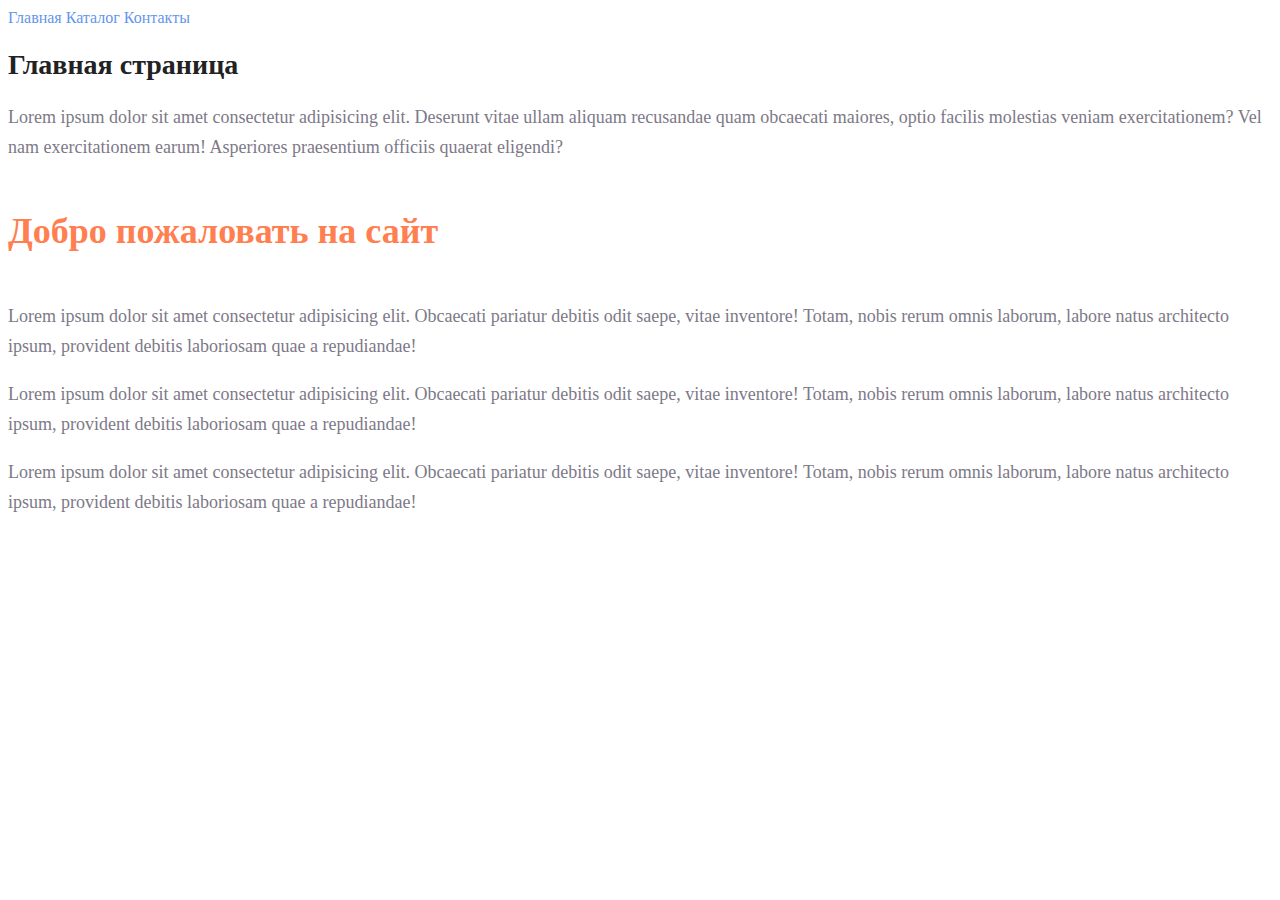
<file: DZ1_2/index.html>
<!DOCTYPE html>
<html lang="ru">
  <head>
    <title>Домашнее задание Гунькиной А.А.</title>
    <meta charset="UTF-8" />
    <meta http-equiv="X-UA-Compatible" content="IE=edge" />
    <meta name="viewport" content="width=device-width, initial-scale=1.0" />
    <link rel="stylesheet" href="style.css" />
  </head>

  <body>
    <nav class="navigation">
      <a class="menu" href="/DZ1_2/index.html">Главная</a>
      <a class="menu" href="/DZ1_2/catalog/catalog.html">Каталог</a>
      <a class="menu" href="/DZ1_2/contacts.html">Контакты</a>
    </nav>
    <h1 class="heading-1">Главная страница</h1>
    <p class="paragraph">
      Lorem ipsum dolor sit amet consectetur adipisicing elit. Deserunt vitae
      ullam aliquam recusandae quam obcaecati maiores, optio facilis molestias
      veniam exercitationem? Vel nam exercitationem earum! Asperiores
      praesentium officiis quaerat eligendi?
    </p>
    <h2 class="heading-2">Добро пожаловать на сайт</h2>
    <p class="paragraph">
      Lorem ipsum dolor sit amet consectetur adipisicing elit. Obcaecati
      pariatur debitis odit saepe, vitae inventore! Totam, nobis rerum omnis
      laborum, labore natus architecto ipsum, provident debitis laboriosam quae
      a repudiandae!
    </p>
    <p class="paragraph">
      Lorem ipsum dolor sit amet consectetur adipisicing elit. Obcaecati
      pariatur debitis odit saepe, vitae inventore! Totam, nobis rerum omnis
      laborum, labore natus architecto ipsum, provident debitis laboriosam quae
      a repudiandae!
    </p>
    <p class="paragraph">
      Lorem ipsum dolor sit amet consectetur adipisicing elit. Obcaecati
      pariatur debitis odit saepe, vitae inventore! Totam, nobis rerum omnis
      laborum, labore natus architecto ipsum, provident debitis laboriosam quae
      a repudiandae!
    </p>
  </body>
</html>
</file>
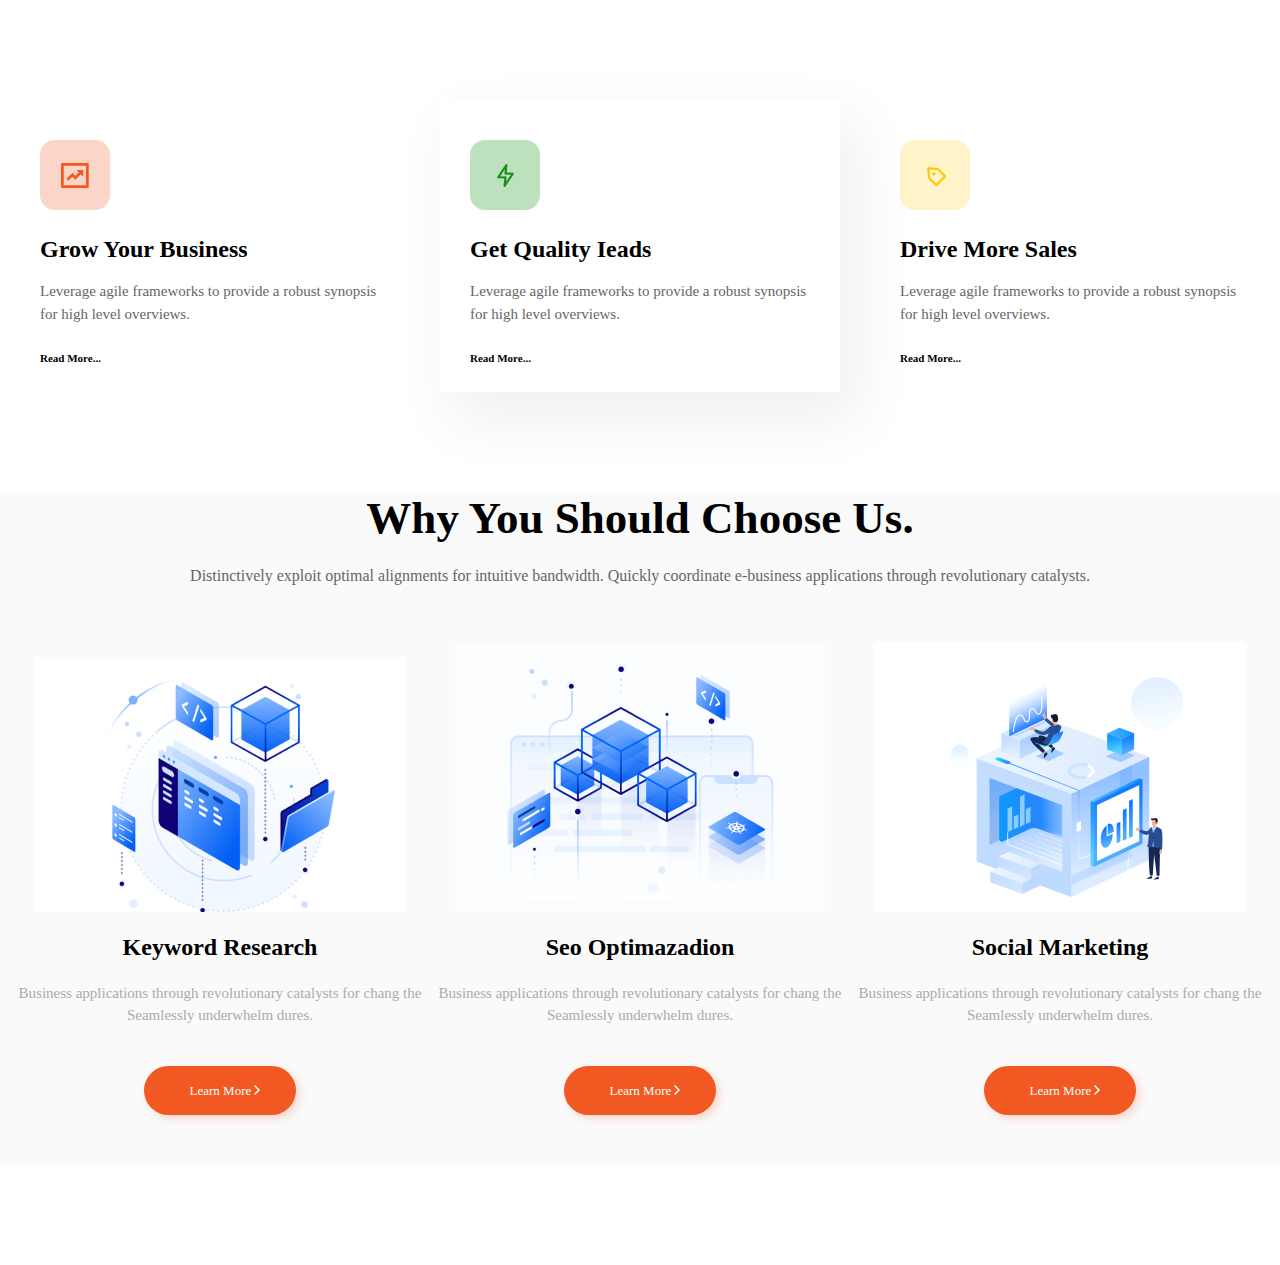
<file: Figma_DZ5/index.html>
<!DOCTYPE html>
<html lang="ru">
  <head>
    <meta charset="UTF-8" />
    <meta http-equiv="X-UA-Compatible" content="IE=edge" />
    <meta name="viewport" content="width=device-width, initial-scale=1.0" />
    <title>Figma_DZ5</title>
    <link rel="stylesheet" href="/Figma_DZ5/style.css" />
    <link rel="stylesheet" href="/Figma_DZ5/fonts/stylesheet.css" />
  </head>
  <body>
    <div class="calls center">
      <div class="calls__item">
        <img src="/Figma_DZ5/img/Icon1.png" alt="Icon1" />
        <h3>Grow Your Business</h3>
        <p>
          Leverage agile frameworks to provide a robust synopsis for high level
          overviews.
        </p>
        <a href="#">Read More...</a>
      </div>
      <div class="calls__item shadow">
        <img src="/Figma_DZ5/img/Icon2.png" alt="Icon2" />
        <h3>Get Quality Ieads</h3>
        <p>
          Leverage agile frameworks to provide a robust synopsis for high level
          overviews.
        </p>
        <a href="#">Read More...</a>
      </div>
      <div class="calls__item">
        <img src="/Figma_DZ5/img/Icon3.png" alt="Icon3" />
        <h3>Drive More Sales</h3>
        <p>
          Leverage agile frameworks to provide a robust synopsis for high level
          overviews.
        </p>
        <a href="#">Read More...</a>
      </div>
    </div>
    <div class="advantages_block">
      <div class="subheader_advantages">
        <h1>Why You Should Choose Us.</h1>
        <p>
          Distinctively exploit optimal alignments for intuitive bandwidth.
          Quickly coordinate e-business applications through revolutionary
          catalysts.
        </p>
      </div>
      <div class="advantages center">
        <div class="advantages_item">
          <img src="/Figma_DZ5/img/Illustration1.png" alt="adv1" />
          <h3>Keyword Research</h3>
          <p>
            Business applications through revolutionary catalysts for chang the
            Seamlessly underwhelm dures.
          </p>
          <button>
            Learn More <img src="/Figma_DZ5/img/Icon_but .png" width: 4px;
            height: 8px; border: 1.5px solid #FFFFFF; alt="Icon_but" />
          </button>
        </div>
        <div class="advantages_item">
          <img src="/Figma_DZ5/img/Illustration2.png" alt="adv2" />
          <h3>Seo Optimazadion</h3>
          <p>
            Business applications through revolutionary catalysts for chang the
            Seamlessly underwhelm dures.
          </p>
          <button>
            Learn More <img src="/Figma_DZ5/img/Icon_but .png" width: 4px;
            height: 8px; border: 1.5px solid #FFFFFF; alt="Icon_but" />
          </button>
        </div>
        <div class="advantages_item">
          <img src="/Figma_DZ5/img/Illustration3.png" alt="adv3" />
          <h3>Social Marketing</h3>
          <p>
            Business applications through revolutionary catalysts for chang the
            Seamlessly underwhelm dures.
          </p>
          <button>
            Learn More <img src="/Figma_DZ5/img/Icon_but .png" width: 4px;
            height: 8px; border: 1.5px solid #FFFFFF; alt="Icon_but" />
          </button>
        </div>
      </div>
    </div>
  </body>
</html>
</file>
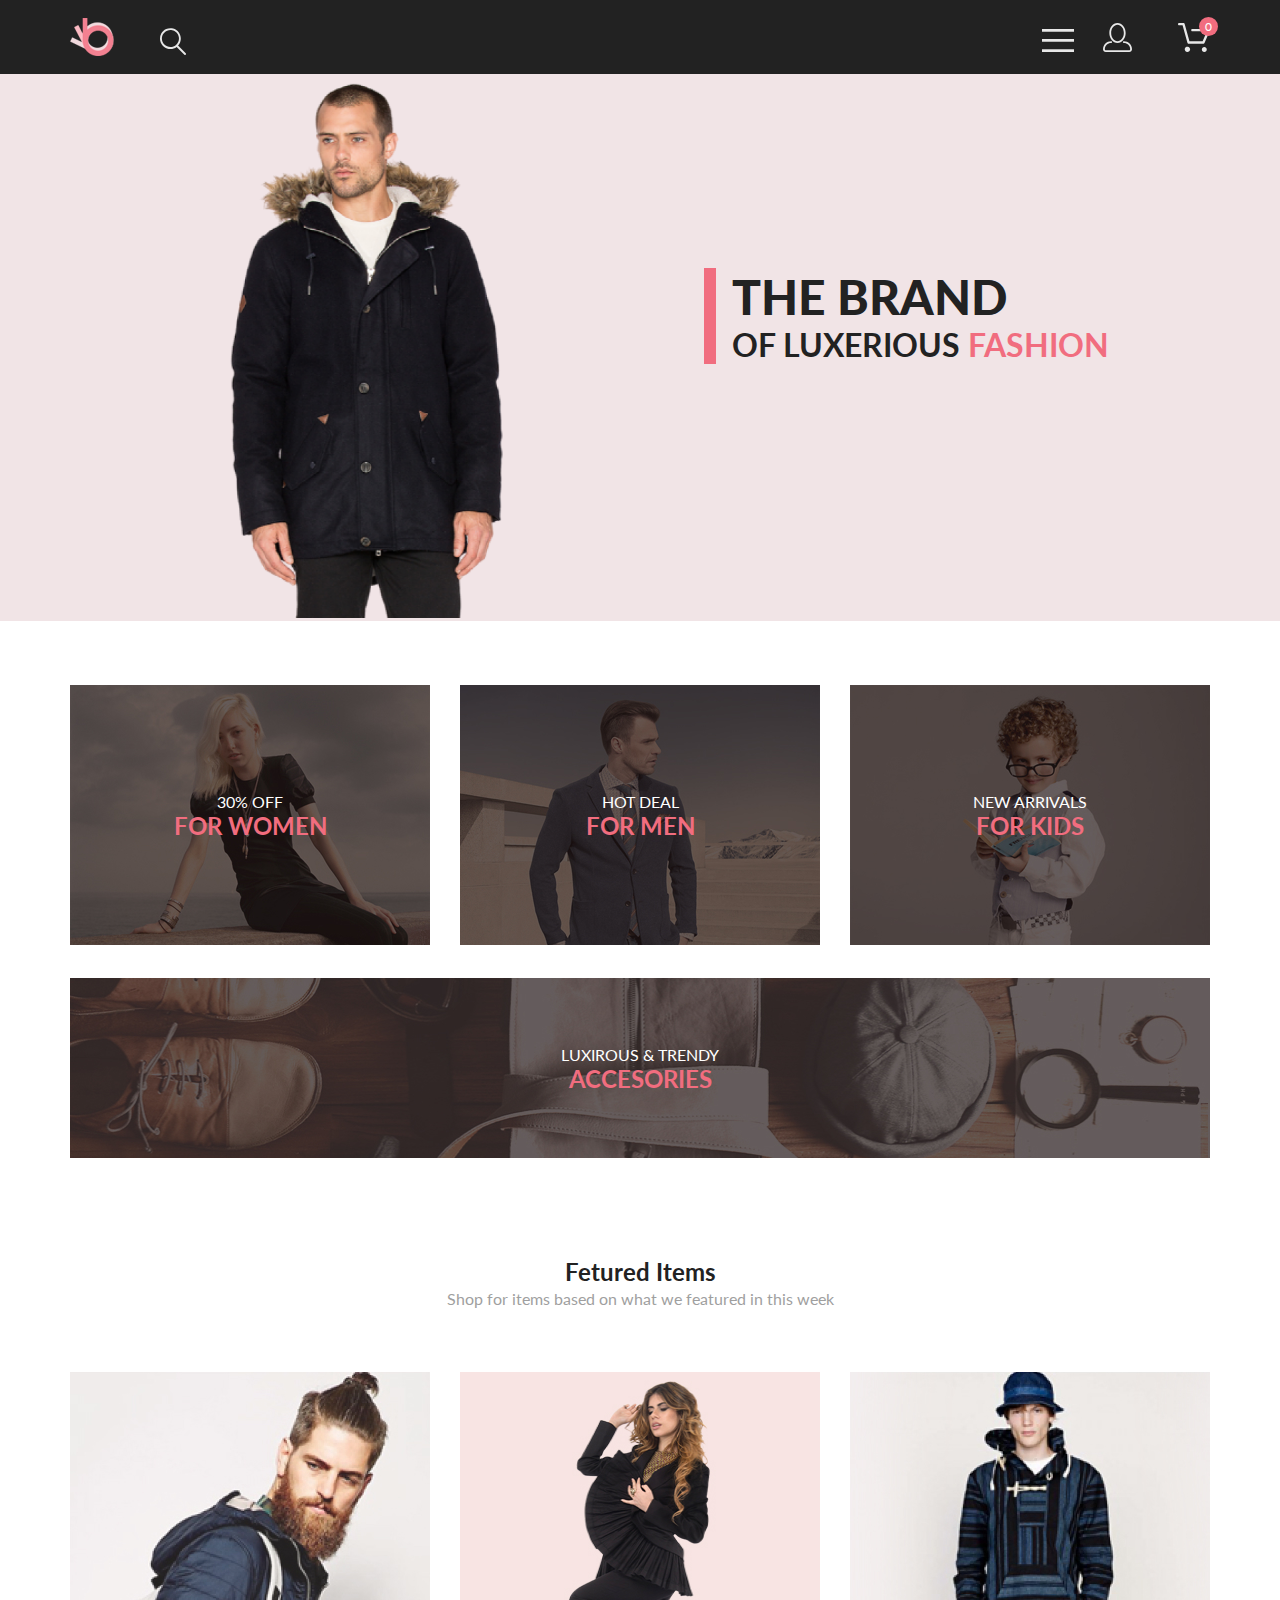
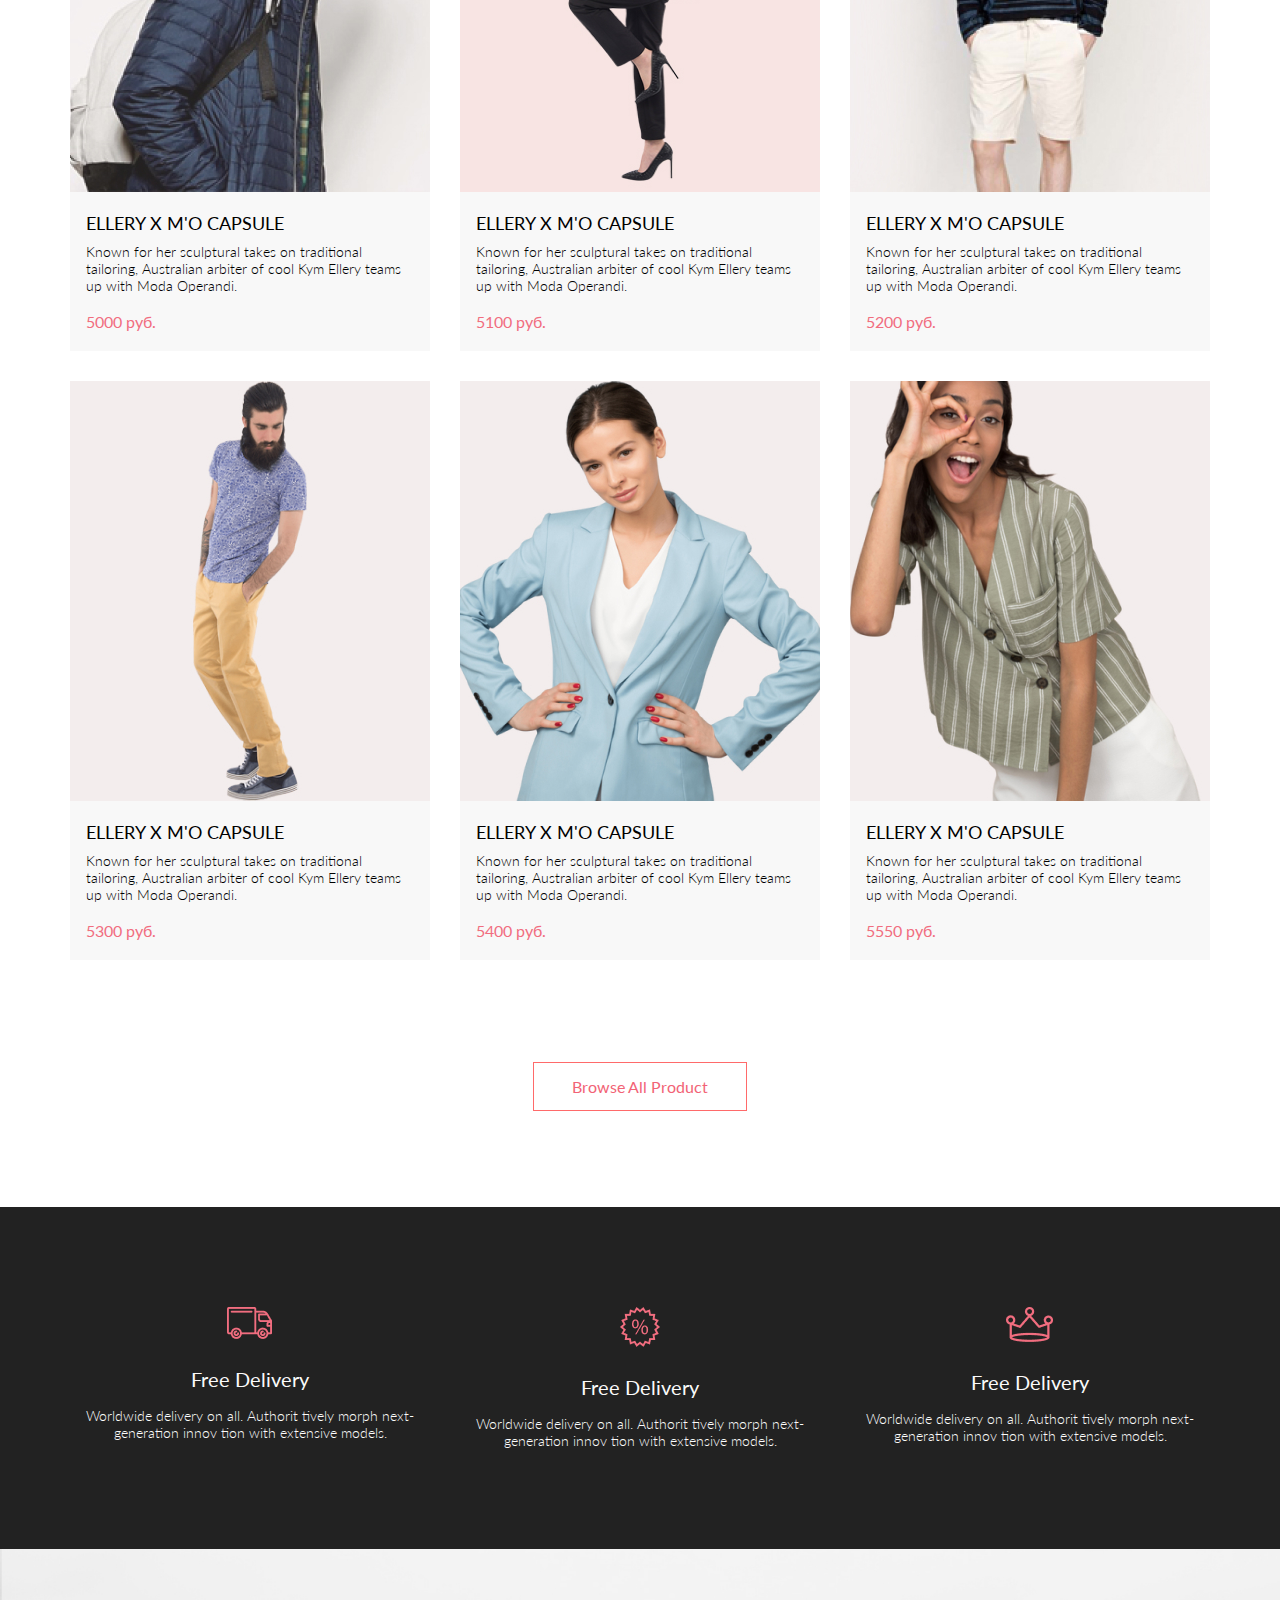
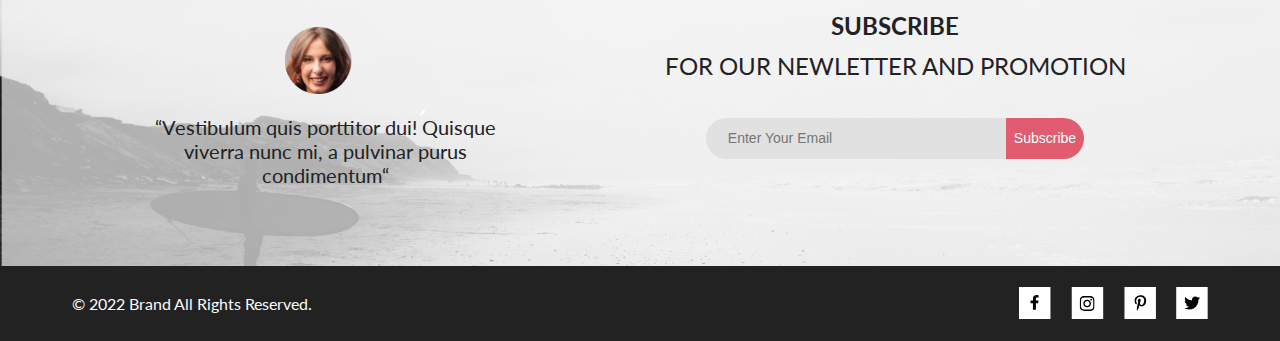
<file: Shop/index.html>
<!DOCTYPE html>
<html lang="ru">
  <head>
    <meta charset="UTF-8" />
    <meta http-equiv="X-UA-Compatible" content="IE=edge" />
    <meta name="viewport" content="width=device-width, initial-scale=1" />
    <title>Shop</title>
    <link rel="stylesheet" href="/Shop/style.css" />
    <link rel="preconnect" href="https://fonts.googleapis.com" />
    <link rel="preconnect" href="https://fonts.gstatic.com" crossorigin />
    <link
      href="https://fonts.googleapis.com/css2?family=Lato:wght@300;400;700;900&display=swap"
      rel="stylesheet"
    />
  </head>
  <body>
    <header class="header сenter">
      <div class="container center">
        <div class="header__left">
          <a href="#"><img src="/Shop/img/logo.svg" alt="logo" /></a>
          <a class="search" href="#">
            <svg
              width="27"
              height="28"
              viewBox="0 0 27 28"
              fill="none"
              xmlns="http://www.w3.org/2000/svg"
            >
              <path
                d="M19.0589 17.6249C20.6705 15.8648 21.6275 13.6038 21.769 11.2215C21.9106 8.8392 21.2281 6.48075 19.8362 4.5422C18.4443 2.60365 16.4278 1.20306 14.1252 0.575643C11.8227 -0.0517774 9.37437 0.132183 7.19143 1.09663C5.0085 2.06108 3.22389 3.74727 2.1373 5.87205C1.05071 7.99682 0.728322 10.4308 1.22426 12.7652C1.72021 15.0996 3.00428 17.1922 4.86085 18.6917C6.71741 20.1912 9.0334 21.0063 11.4199 20.9999C13.6723 21.003 15.8638 20.269 17.6599 18.9099L25.4079 26.7169C25.4934 26.806 25.5958 26.8771 25.7091 26.926C25.8225 26.975 25.9444 27.0008 26.0679 27.0019C26.1916 27.0023 26.314 26.9772 26.4276 26.9282C26.5411 26.8792 26.6434 26.8072 26.7279 26.7169C26.9018 26.536 26.999 26.2949 26.999 26.0439C26.999 25.793 26.9018 25.5518 26.7279 25.3709L19.0589 17.6249ZM2.88589 10.4999C2.89873 8.81465 3.41021 7.17089 4.35586 5.77587C5.30151 4.38086 6.63899 3.29703 8.1997 2.66102C9.76042 2.02501 11.4745 1.86529 13.1258 2.202C14.7772 2.53871 16.2919 3.35678 17.479 4.55307C18.6661 5.74935 19.4725 7.27031 19.7965 8.92421C20.1204 10.5781 19.9475 12.2909 19.2995 13.8467C18.6515 15.4024 17.5574 16.7315 16.1551 17.6664C14.7529 18.6013 13.1052 19.1001 11.4199 19.0999C9.14843 19.0891 6.97409 18.1774 5.3741 16.5651C3.77412 14.9527 2.87924 12.7714 2.88589 10.4999Z"
                fill="#E8E8E8"
              />
            </svg>
          </a>
        </div>
        <nav class="header_right">
          <label for="header__check"
            ><img src="/Shop/img/menu.svg" alt="menu"
          /></label>
          <a class="header__link-site reg mobile" href="#">
            <svg
              width="29"
              height="29"
              viewBox="0 0 29 29"
              fill="none"
              xmlns="http://www.w3.org/2000/svg"
            >
              <path
                d="M14.5 19.937C19 19.937 22.656 15.464 22.656 9.968C22.656 4.472 19 0 14.5 0C13.3631 0.0217413 12.2463 0.303398 11.2351 0.823397C10.2239 1.34339 9.34507 2.08794 8.66602 3C7.12663 4.99573 6.30819 7.45381 6.34399 9.974C6.34399 15.465 10 19.937 14.5 19.937ZM14.5 1.813C18 1.813 20.844 5.472 20.844 9.969C20.844 14.466 17.998 18.125 14.5 18.125C11.002 18.125 8.15603 14.465 8.15503 9.969C8.15403 5.473 11 1.813 14.5 1.813ZM20.844 18.125C20.6036 18.125 20.373 18.2205 20.203 18.3905C20.033 18.5605 19.9375 18.7911 19.9375 19.0315C19.9375 19.2719 20.033 19.5025 20.203 19.6725C20.373 19.8425 20.6036 19.938 20.844 19.938C22.526 19.9399 24.1386 20.6088 25.3279 21.7982C26.5172 22.9875 27.1861 24.6 27.188 26.282C27.1875 26.5221 27.0918 26.7523 26.922 26.9221C26.7522 27.0918 26.5221 27.1875 26.282 27.188H2.71997C2.47985 27.1875 2.24975 27.0918 2.07996 26.9221C1.91016 26.7523 1.81449 26.5221 1.81396 26.282C1.81608 24.6001 2.48517 22.9877 3.67444 21.7985C4.86371 20.6092 6.47608 19.9401 8.15796 19.938C8.39824 19.938 8.62868 19.8425 8.79858 19.6726C8.96849 19.5027 9.06396 19.2723 9.06396 19.032C9.06396 18.7917 8.96849 18.5613 8.79858 18.3914C8.62868 18.2215 8.39824 18.126 8.15796 18.126C5.99541 18.1279 3.92201 18.9875 2.39258 20.5164C0.863144 22.0453 0.00264777 24.1185 0 26.281C0.000794067 27.0019 0.287502 27.693 0.797241 28.2027C1.30698 28.7125 1.99811 28.9992 2.71899 29H26.282C27.0027 28.9989 27.6936 28.7121 28.2031 28.2024C28.7126 27.6927 28.9992 27.0017 29 26.281C28.9974 24.1187 28.1372 22.0457 26.6083 20.5168C25.0793 18.9878 23.0063 18.1276 20.844 18.125Z"
                fill="#E8E8E8"
              />
            </svg>
          </a>
          <input class="header__checkbox" id="header__check" type="checkbox" />
          <div class="mobile-menu">
            <h3 class="mobile-menu__heading">MENU</h3>
            <div class="mobile-menu__box">
              <div class="mobile-menu__item">
                <a href="#" class="mobile-menu__title">MAN</a>
                <ul class="mobile-menu__list">
                  <li><a class="mobile-menu__link" href="#">Accessories</a></li>
                  <li><a class="mobile-menu__link" href="#">Bags</a></li>
                  <li><a class="mobile-menu__link" href="#">Denim</a></li>
                  <li><a class="mobile-menu__link" href="#">T-Shirts</a></li>
                </ul>
              </div>
              <div class="mobile-menu__item">
                <a href="#" class="mobile-menu__title">WOMAN</a>
                <ul class="mobile-menu__list">
                  <li><a class="mobile-menu__link" href="#">Accessories</a></li>
                  <li>
                    <a class="mobile-menu__link" href="#">Jackets & Coats</a>
                  </li>
                  <li><a class="mobile-menu__link" href="#">Polos</a></li>
                  <li><a class="mobile-menu__link" href="#">T-Shirts</a></li>
                  <li><a class="mobile-menu__link" href="#">Shirts</a></li>
                </ul>
              </div>
              <div class="mobile-menu__item">
                <a href="#" class="mobile-menu__title">KIDS</a>
                <ul class="mobile-menu__list">
                  <li><a class="mobile-menu__link" href="#">Accessories</a></li>
                  <li>
                    <a class="mobile-menu__link" href="#">Jackets & Coats</a>
                  </li>
                  <li><a class="mobile-menu__link" href="#">Polos</a></li>
                  <li><a class="mobile-menu__link" href="#">T-Shirts</a></li>
                  <li><a class="mobile-menu__link" href="#">Shirts</a></li>
                  <li><a class="mobile-menu__link" href="#">Bags</a></li>
                </ul>
              </div>
            </div>
          </div>
          <span class="cartIconWrap">
            <img class="cartIcon" src="img/cart.svg" alt="" />
            <span>0</span>
          </span>

          <div class="basket hidden">
            <div class="basketRow basketHeader">
              <div>Название товара</div>
              <div>Количество</div>
              <div>Цена за шт.</div>
              <div>Итого</div>
              <div>Удалить</div>
            </div>
            <div class="basketList"></div>
            <div class="basketTotal">
              Товаров в корзине на сумму:
              <span class="basketTotalValue">0</span> ₽
            </div>
          </div>
        </nav>
      </div>
    </header>

    <section class="promo center">
      <div class="promo__img">
        <img src="/Shop/img/promo.png" alt="photo promo" />
      </div>
      <div class="promo__content">
        <div class="promo__info">
          <h1 class="promo__title">THE BRAND</h1>
          <h2 class="promo__heading">
            OF LUXERIOUS <span class="pink">FASHION</span>
          </h2>
        </div>
      </div>
    </section>

    <section class="catalog_items center">
      <div class="item">
        <img src="/Shop/img/si1.jpg" alt="women" />
        <div class="text">
          <p class="item_text">30% OFF</p>
          <h3 class="item_text2">FOR WOMEN</h3>
        </div>
      </div>
      <div class="item">
        <img src="/Shop/img/si2.jpg" alt="men" />
        <div class="text">
          <p class="item_text">HOT DEAL</p>
          <h3 class="item_text2">FOR MEN</h3>
        </div>
      </div>
      <div class="item">
        <img src="/Shop/img/si3.jpg" alt="kids" />
        <div class="text">
          <p class="item_text">NEW ARRIVALS</p>
          <h3 class="item_text2">FOR KIDS</h3>
        </div>
      </div>
      <div class="item acces">
        <img src="/Shop/img/sibig.jpg" alt="acces" />
        <div class="text">
          <p class="item_text">LUXIROUS & TRENDY</p>
          <h3 class="item_text2">ACCESORIES</h3>
        </div>
      </div>
    </section>
    <div class="featured container">
      <h2 class="featuredHeader">Fetured Items</h2>
      <div class="featuredTitle">
        Shop for items based on what we featured in this week
      </div>
      <div class="featuredItems center"></div>
    </div>

    <div class="button">
      <button class="button_text">Browse All Product</button>
    </div>

    <div class="privilege center">
      <article class="privilege_item">
        <img class="privilege_img" src="/Shop/img/priv1.png" alt="priv1" />
        <h3 class="privilege_heading">Free Delivery</h3>
        <p class="privilege_text">
          Worldwide delivery on all. Authorit tively morph next-generation innov
          tion with extensive models.
        </p>
      </article>
      <article class="privilege_item">
        <img class="privilege_img" src="/Shop/img/priv2.png" alt="priv2" />
        <h3 class="privilege_heading">Free Delivery</h3>
        <p class="privilege_text">
          Worldwide delivery on all. Authorit tively morph next-generation innov
          tion with extensive models.
        </p>
      </article>
      <article class="privilege_item">
        <img class="privilege_img" src="/Shop/img/priv3.png" alt="priv3" />
        <h3 class="privilege_heading">Free Delivery</h3>
        <p class="privilege_text">
          Worldwide delivery on all. Authorit tively morph next-generation innov
          tion with extensive models.
        </p>
      </article>
    </div>
    <div class="feedback center">
      <div class="feedback_left">
        <img class="face" src="/Shop/img/face.png" alt="face" />
        <p class="face_write">
          “Vestibulum quis porttitor dui! Quisque <br />
          viverra nunc mi, a pulvinar purus <br />
          condimentum“
        </p>
      </div>
      <div class="feedback_right">
        <p class="hurt">
          <span class="bold"> SUBSCRIBE </span><br />
          FOR OUR NEWLETTER AND PROMOTION
        </p>
        <div class="complex">
          <input
            class="enter"
            name="email"
            type="email"
            placeholder="Enter Your Email"
          />
          <button class="feed_butt">Subscribe</button>
        </div>
      </div>
    </div>

    <div class="footer center">
      <p class="foot_p">© 2022 Brand All Rights Reserved.</p>
      <div class="icons">
        <img class="icon_hov" src="/Shop/img/facebook.svg" alt="facebook" />
        <img class="icon_hov" src="/Shop/img/inst.svg" alt="inst" />
        <img class="icon_hov" src="/Shop/img/p.svg" alt="p" />
        <img class="icon_hov" src="/Shop/img/twitter.svg" alt="twitter" />
      </div>
    </div>

    <script src="data.js"></script>
    <script src="products.js"></script>
    <script src="basket.js"></script>
  </body>
</html>
</file>
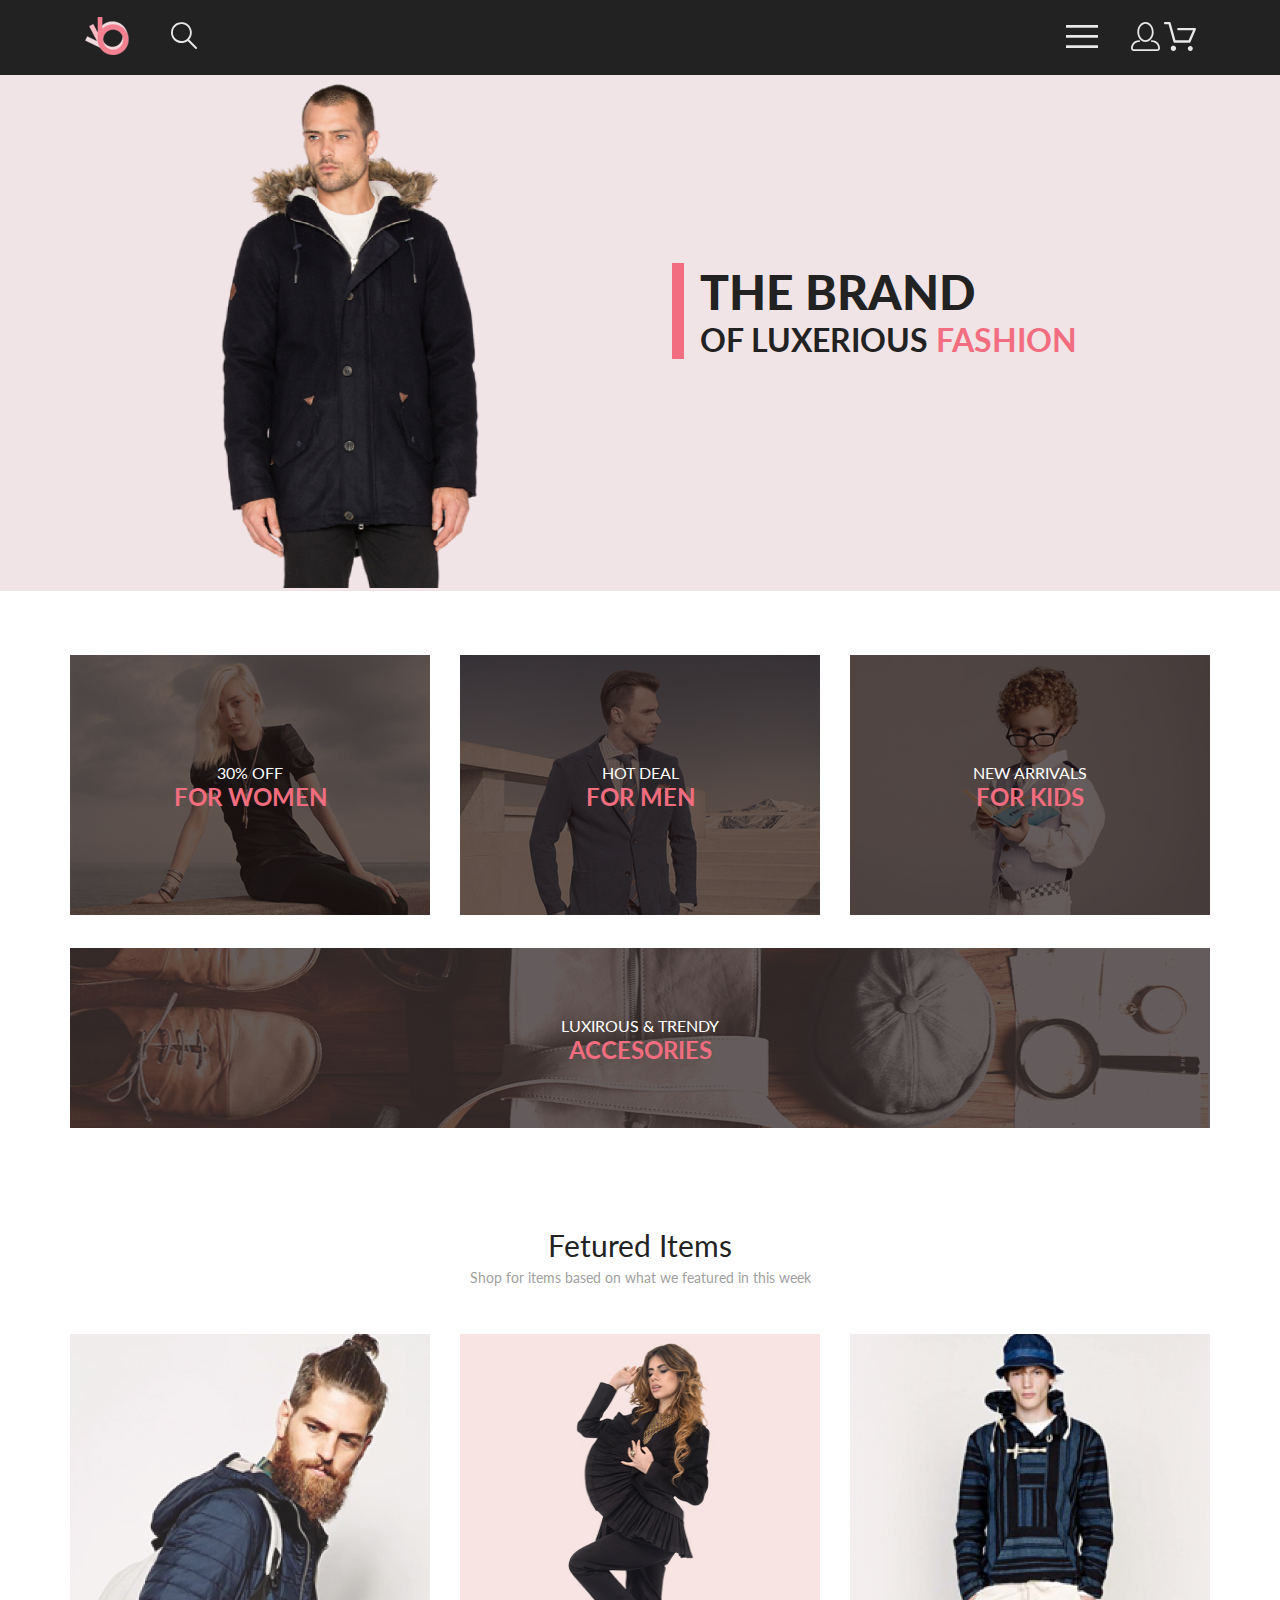
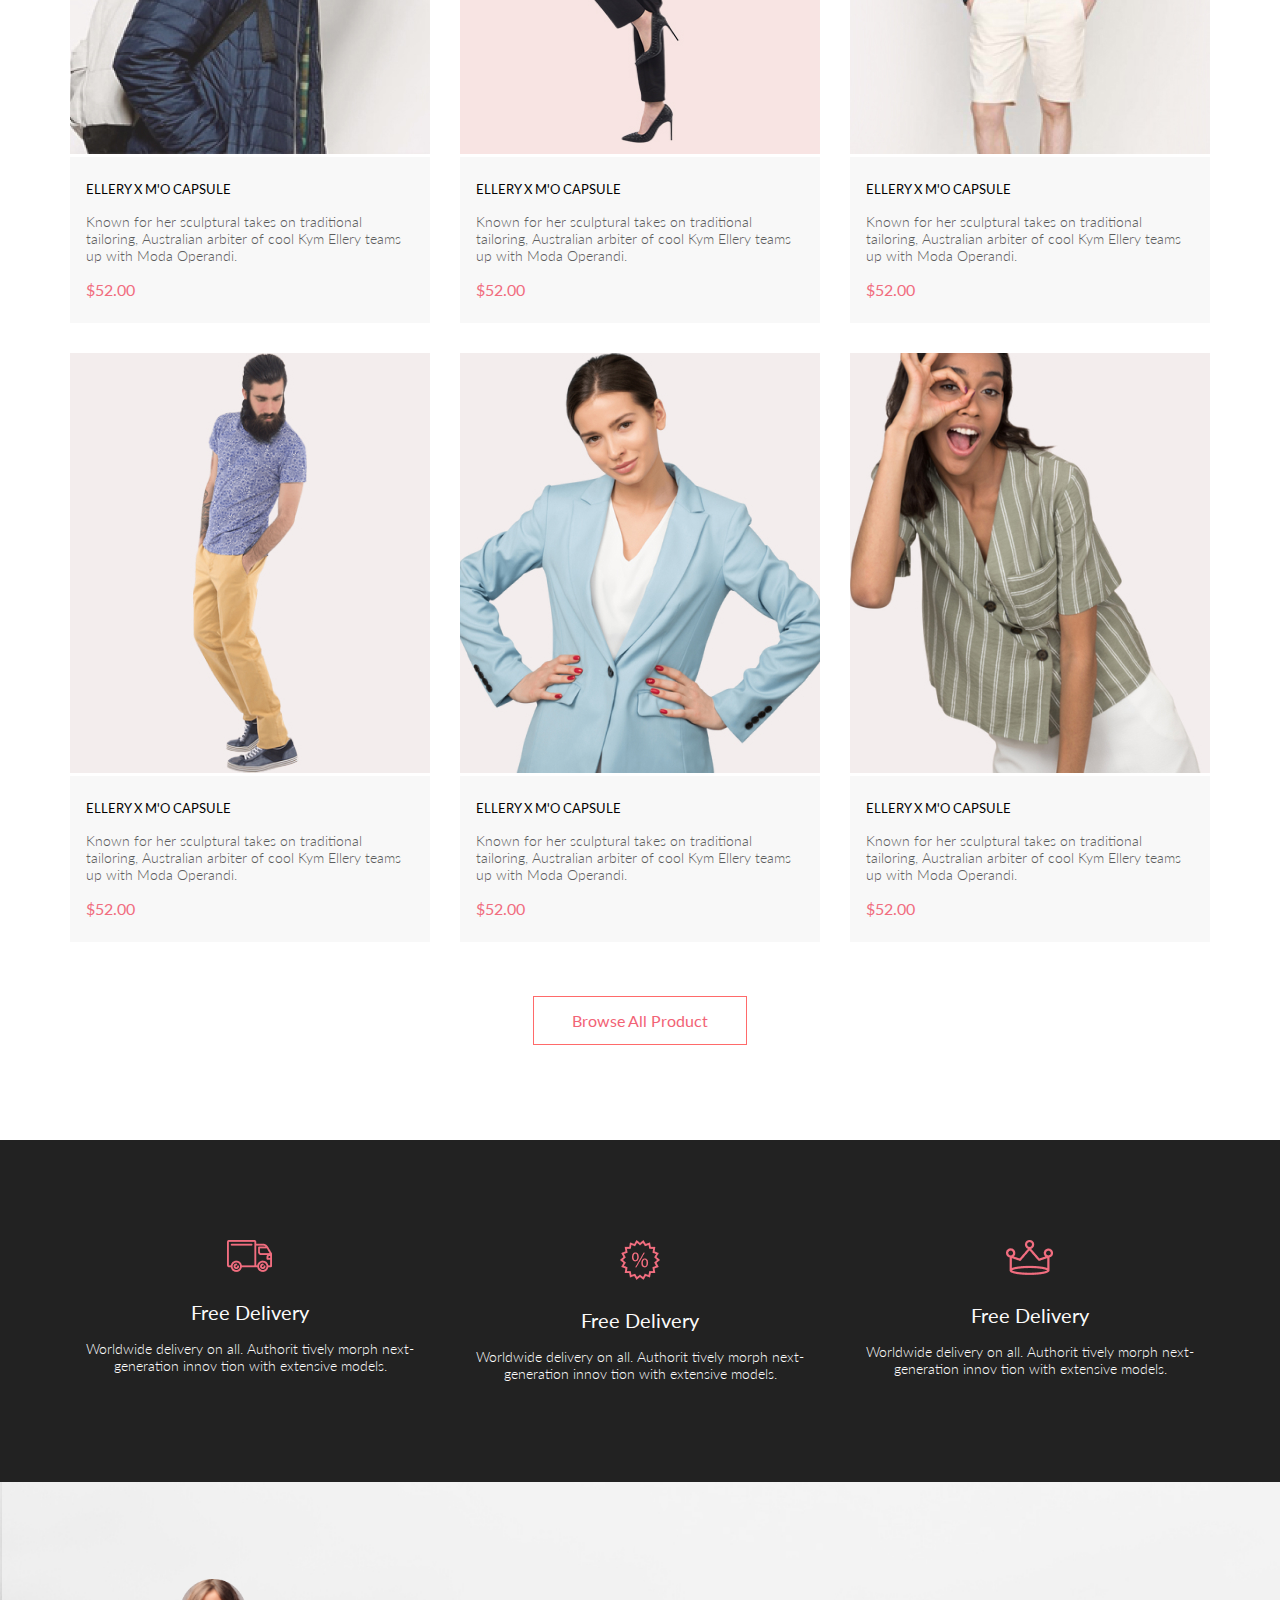
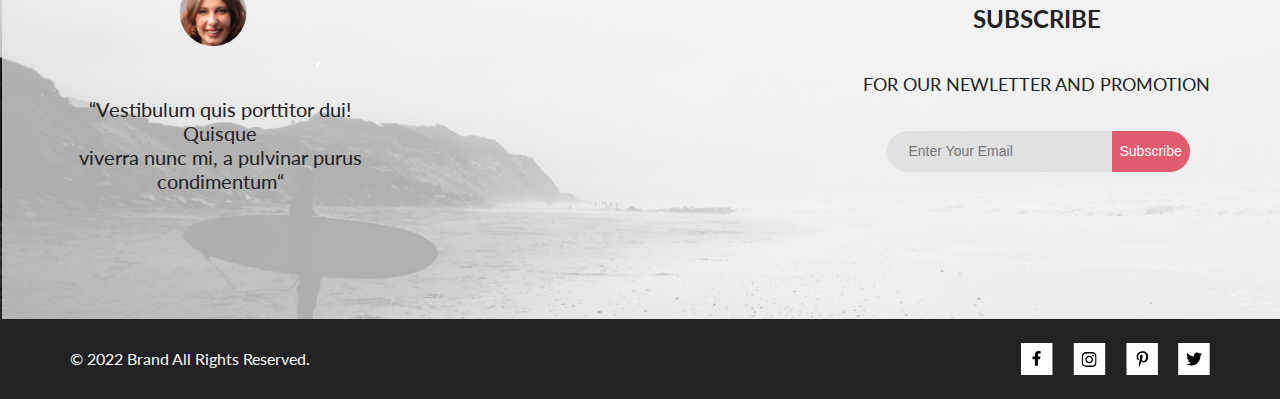
<file: ShopInt/index.html>
<!DOCTYPE html>
<html lang="ru">
  <head>
    <meta charset="UTF-8" />
    <meta http-equiv="X-UA-Compatible" content="IE=edge" />
    <meta name="viewport" content="width=device-width, initial-scale=1" />
    <title>Shop</title>
    <link rel="stylesheet" href="/ShopInt/style.css" />
    <link rel="preconnect" href="https://fonts.googleapis.com" />
    <link rel="preconnect" href="https://fonts.gstatic.com" crossorigin />
    <link
      href="https://fonts.googleapis.com/css2?family=Lato:wght@300;400;700;900&display=swap"
      rel="stylesheet"
    />
  </head>
  <body>
    <header class="header center">
      <div class="header__left">
        <a href="#"><img src="/ShopInt/img/logo.svg" alt="logo" /></a>
        <a class="search" href="#">
          <svg
            width="27"
            height="28"
            viewBox="0 0 27 28"
            fill="none"
            xmlns="http://www.w3.org/2000/svg"
          >
            <path
              d="M19.0589 17.6249C20.6705 15.8648 21.6275 13.6038 21.769 11.2215C21.9106 8.8392 21.2281 6.48075 19.8362 4.5422C18.4443 2.60365 16.4278 1.20306 14.1252 0.575643C11.8227 -0.0517774 9.37437 0.132183 7.19143 1.09663C5.0085 2.06108 3.22389 3.74727 2.1373 5.87205C1.05071 7.99682 0.728322 10.4308 1.22426 12.7652C1.72021 15.0996 3.00428 17.1922 4.86085 18.6917C6.71741 20.1912 9.0334 21.0063 11.4199 20.9999C13.6723 21.003 15.8638 20.269 17.6599 18.9099L25.4079 26.7169C25.4934 26.806 25.5958 26.8771 25.7091 26.926C25.8225 26.975 25.9444 27.0008 26.0679 27.0019C26.1916 27.0023 26.314 26.9772 26.4276 26.9282C26.5411 26.8792 26.6434 26.8072 26.7279 26.7169C26.9018 26.536 26.999 26.2949 26.999 26.0439C26.999 25.793 26.9018 25.5518 26.7279 25.3709L19.0589 17.6249ZM2.88589 10.4999C2.89873 8.81465 3.41021 7.17089 4.35586 5.77587C5.30151 4.38086 6.63899 3.29703 8.1997 2.66102C9.76042 2.02501 11.4745 1.86529 13.1258 2.202C14.7772 2.53871 16.2919 3.35678 17.479 4.55307C18.6661 5.74935 19.4725 7.27031 19.7965 8.92421C20.1204 10.5781 19.9475 12.2909 19.2995 13.8467C18.6515 15.4024 17.5574 16.7315 16.1551 17.6664C14.7529 18.6013 13.1052 19.1001 11.4199 19.0999C9.14843 19.0891 6.97409 18.1774 5.3741 16.5651C3.77412 14.9527 2.87924 12.7714 2.88589 10.4999Z"
              fill="#E8E8E8"
            />
          </svg>
        </a>
        <!-- <a href="#"><img src="/Shop/img/search.svg" alt="search" /></a> -->
      </div>
      <nav class="header_right">
        <label for="header__check"
          ><img src="/ShopInt/img/menu.svg" alt="menu"
        /></label>
        <div class="mobile">
          <!-- <a class="header__link-site" href="#"
            ><img src="/Shop/img/reg.svg" alt="reg"
          /></a> -->
          <a class="header__link-site reg" href="#">
            <svg
              width="29"
              height="29"
              viewBox="0 0 29 29"
              fill="none"
              xmlns="http://www.w3.org/2000/svg"
            >
              <path
                d="M14.5 19.937C19 19.937 22.656 15.464 22.656 9.968C22.656 4.472 19 0 14.5 0C13.3631 0.0217413 12.2463 0.303398 11.2351 0.823397C10.2239 1.34339 9.34507 2.08794 8.66602 3C7.12663 4.99573 6.30819 7.45381 6.34399 9.974C6.34399 15.465 10 19.937 14.5 19.937ZM14.5 1.813C18 1.813 20.844 5.472 20.844 9.969C20.844 14.466 17.998 18.125 14.5 18.125C11.002 18.125 8.15603 14.465 8.15503 9.969C8.15403 5.473 11 1.813 14.5 1.813ZM20.844 18.125C20.6036 18.125 20.373 18.2205 20.203 18.3905C20.033 18.5605 19.9375 18.7911 19.9375 19.0315C19.9375 19.2719 20.033 19.5025 20.203 19.6725C20.373 19.8425 20.6036 19.938 20.844 19.938C22.526 19.9399 24.1386 20.6088 25.3279 21.7982C26.5172 22.9875 27.1861 24.6 27.188 26.282C27.1875 26.5221 27.0918 26.7523 26.922 26.9221C26.7522 27.0918 26.5221 27.1875 26.282 27.188H2.71997C2.47985 27.1875 2.24975 27.0918 2.07996 26.9221C1.91016 26.7523 1.81449 26.5221 1.81396 26.282C1.81608 24.6001 2.48517 22.9877 3.67444 21.7985C4.86371 20.6092 6.47608 19.9401 8.15796 19.938C8.39824 19.938 8.62868 19.8425 8.79858 19.6726C8.96849 19.5027 9.06396 19.2723 9.06396 19.032C9.06396 18.7917 8.96849 18.5613 8.79858 18.3914C8.62868 18.2215 8.39824 18.126 8.15796 18.126C5.99541 18.1279 3.92201 18.9875 2.39258 20.5164C0.863144 22.0453 0.00264777 24.1185 0 26.281C0.000794067 27.0019 0.287502 27.693 0.797241 28.2027C1.30698 28.7125 1.99811 28.9992 2.71899 29H26.282C27.0027 28.9989 27.6936 28.7121 28.2031 28.2024C28.7126 27.6927 28.9992 27.0017 29 26.281C28.9974 24.1187 28.1372 22.0457 26.6083 20.5168C25.0793 18.9878 23.0063 18.1276 20.844 18.125Z"
                fill="#E8E8E8"
              />
            </svg>
          </a>
          <!-- <a class="header__link-site" href="#"
            ><img src="/Shop/img/cart.svg" alt="cart"
          /></a> -->
          <a class="header__link-site cart" href="#">
            <svg
              width="32"
              height="29"
              viewBox="0 0 32 29"
              fill="none"
              xmlns="http://www.w3.org/2000/svg"
            >
              <path
                d="M26.1998 29C25.5521 28.9738 24.9404 28.6948 24.4961 28.2227C24.0518 27.7506 23.8103 27.1232 23.8234 26.475C23.8365 25.8269 24.1032 25.2097 24.5662 24.7559C25.0292 24.3022 25.6516 24.048 26.2999 24.048C26.9482 24.048 27.5706 24.3022 28.0336 24.7559C28.4966 25.2097 28.7633 25.8269 28.7764 26.475C28.7895 27.1232 28.5479 27.7506 28.1036 28.2227C27.6593 28.6948 27.0477 28.9738 26.3999 29H26.1998ZM6.75183 26.32C6.75183 25.79 6.90901 25.2718 7.20349 24.8311C7.49797 24.3904 7.91654 24.0469 8.40625 23.844C8.89596 23.6412 9.43484 23.5881 9.95471 23.6915C10.4746 23.7949 10.9521 24.0502 11.3269 24.425C11.7017 24.7998 11.957 25.2773 12.0604 25.7972C12.1638 26.317 12.1107 26.8559 11.9078 27.3456C11.705 27.8353 11.3615 28.2539 10.9208 28.5483C10.4801 28.8428 9.96194 29 9.43188 29C9.07977 29.0003 8.73102 28.9311 8.40564 28.7966C8.08026 28.662 7.7846 28.4646 7.53552 28.2158C7.28645 27.9669 7.08891 27.6713 6.9541 27.3461C6.81929 27.0208 6.74988 26.6721 6.74988 26.32H6.75183ZM10.5519 20.686C10.2924 20.6868 10.0398 20.6024 9.83301 20.4457C9.62617 20.2891 9.47648 20.0689 9.40686 19.819L4.57385 2.36401H1.18091C0.867422 2.36401 0.566761 2.23947 0.345093 2.01781C0.123425 1.79614 -0.00109863 1.49549 -0.00109863 1.18201C-0.00109863 0.868519 0.123425 0.567873 0.345093 0.346205C0.566761 0.124537 0.867422 5.81268e-06 1.18091 5.81268e-06H5.46191C5.7214 -0.00080736 5.97394 0.0837201 6.18066 0.240568C6.38739 0.397416 6.53674 0.617884 6.60583 0.868006L11.4388 18.323H24.6168L28.9999 8.27501H14.3999C14.2417 8.27961 14.0843 8.25242 13.9368 8.19507C13.7893 8.13771 13.6548 8.05134 13.5413 7.94108C13.4277 7.83082 13.3375 7.69891 13.2759 7.55315C13.2143 7.40739 13.1825 7.25075 13.1825 7.0925C13.1825 6.93426 13.2143 6.77762 13.2759 6.63186C13.3375 6.4861 13.4277 6.35419 13.5413 6.24393C13.6548 6.13367 13.7893 6.0473 13.9368 5.98994C14.0843 5.93259 14.2417 5.90541 14.3999 5.91001H30.8129C31.0086 5.90996 31.2011 5.95866 31.3733 6.05172C31.5454 6.14478 31.6917 6.27926 31.7988 6.44301C31.9067 6.60729 31.9723 6.79569 31.9897 6.99145C32.0072 7.18721 31.976 7.38424 31.8989 7.565L26.4939 19.977C26.4015 20.1876 26.2499 20.3668 26.0574 20.4927C25.8649 20.6186 25.6399 20.6858 25.4099 20.686H10.5519Z"
                fill="#E8E8E8"
              />
            </svg>
          </a>
        </div>
      </nav>

      <input class="header__checkbox" id="header__check" type="checkbox" />
      <div class="mobile-menu">
        <div class="mobile-menu__link-site">
          <a href="#">
            <svg
              width="29"
              height="29"
              viewBox="0 0 29 29"
              fill="none"
              xmlns="http://www.w3.org/2000/svg"
            >
              <path
                d="M14.5 19.937C19 19.937 22.656 15.464 22.656 9.968C22.656 4.472 19 0 14.5 0C13.3631 0.0217413 12.2463 0.303398 11.2351 0.823397C10.2239 1.34339 9.34507 2.08794 8.66602 3C7.12663 4.99573 6.30819 7.45381 6.34399 9.974C6.34399 15.465 10 19.937 14.5 19.937ZM14.5 1.813C18 1.813 20.844 5.472 20.844 9.969C20.844 14.466 17.998 18.125 14.5 18.125C11.002 18.125 8.15603 14.465 8.15503 9.969C8.15403 5.473 11 1.813 14.5 1.813ZM20.844 18.125C20.6036 18.125 20.373 18.2205 20.203 18.3905C20.033 18.5605 19.9375 18.7911 19.9375 19.0315C19.9375 19.2719 20.033 19.5025 20.203 19.6725C20.373 19.8425 20.6036 19.938 20.844 19.938C22.526 19.9399 24.1386 20.6088 25.3279 21.7982C26.5172 22.9875 27.1861 24.6 27.188 26.282C27.1875 26.5221 27.0918 26.7523 26.922 26.9221C26.7522 27.0918 26.5221 27.1875 26.282 27.188H2.71997C2.47985 27.1875 2.24975 27.0918 2.07996 26.9221C1.91016 26.7523 1.81449 26.5221 1.81396 26.282C1.81608 24.6001 2.48517 22.9877 3.67444 21.7985C4.86371 20.6092 6.47608 19.9401 8.15796 19.938C8.39824 19.938 8.62868 19.8425 8.79858 19.6726C8.96849 19.5027 9.06396 19.2723 9.06396 19.032C9.06396 18.7917 8.96849 18.5613 8.79858 18.3914C8.62868 18.2215 8.39824 18.126 8.15796 18.126C5.99541 18.1279 3.92201 18.9875 2.39258 20.5164C0.863144 22.0453 0.00264777 24.1185 0 26.281C0.000794067 27.0019 0.287502 27.693 0.797241 28.2027C1.30698 28.7125 1.99811 28.9992 2.71899 29H26.282C27.0027 28.9989 27.6936 28.7121 28.2031 28.2024C28.7126 27.6927 28.9992 27.0017 29 26.281C28.9974 24.1187 28.1372 22.0457 26.6083 20.5168C25.0793 18.9878 23.0063 18.1276 20.844 18.125Z"
                fill="black"
              />
            </svg>
          </a>
          <a href="#">
            <svg
              width="32"
              height="29"
              viewBox="0 0 32 29"
              fill="none"
              xmlns="http://www.w3.org/2000/svg"
            >
              <path
                d="M26.2009 29C25.5532 28.9738 24.9415 28.6948 24.4972 28.2227C24.0529 27.7506 23.8114 27.1232 23.8245 26.475C23.8376 25.8269 24.1043 25.2097 24.5673 24.7559C25.0303 24.3022 25.6527 24.048 26.301 24.048C26.9493 24.048 27.5717 24.3022 28.0347 24.7559C28.4977 25.2097 28.7644 25.8269 28.7775 26.475C28.7906 27.1232 28.549 27.7506 28.1047 28.2227C27.6604 28.6948 27.0488 28.9738 26.401 29H26.2009ZM6.75293 26.32C6.75293 25.79 6.91011 25.2718 7.20459 24.8311C7.49907 24.3904 7.91764 24.0469 8.40735 23.844C8.89705 23.6412 9.43594 23.5881 9.95581 23.6915C10.4757 23.7949 10.9532 24.0502 11.328 24.425C11.7028 24.7998 11.9581 25.2773 12.0615 25.7972C12.1649 26.317 12.1118 26.8559 11.9089 27.3456C11.7061 27.8353 11.3626 28.2539 10.9219 28.5483C10.4812 28.8428 9.96304 29 9.43298 29C9.08087 29.0003 8.73212 28.9311 8.40674 28.7966C8.08136 28.662 7.78569 28.4646 7.53662 28.2158C7.28755 27.9669 7.09001 27.6713 6.9552 27.3461C6.82039 27.0208 6.75098 26.6721 6.75098 26.32H6.75293ZM10.553 20.686C10.2935 20.6868 10.0409 20.6024 9.83411 20.4457C9.62727 20.2891 9.47758 20.0689 9.40796 19.819L4.57495 2.36401H1.18201C0.868521 2.36401 0.567859 2.23947 0.346191 2.01781C0.124523 1.79614 0 1.49549 0 1.18201C0 0.868519 0.124523 0.567873 0.346191 0.346205C0.567859 0.124537 0.868521 5.81268e-06 1.18201 5.81268e-06H5.46301C5.7225 -0.00080736 5.97504 0.0837201 6.18176 0.240568C6.38848 0.397416 6.53784 0.617884 6.60693 0.868006L11.4399 18.323H24.6179L29.001 8.27501H14.401C14.2428 8.27961 14.0854 8.25242 13.9379 8.19507C13.7904 8.13771 13.6559 8.05134 13.5424 7.94108C13.4288 7.83082 13.3386 7.69891 13.277 7.55315C13.2154 7.40739 13.1836 7.25075 13.1836 7.0925C13.1836 6.93426 13.2154 6.77762 13.277 6.63186C13.3386 6.4861 13.4288 6.35419 13.5424 6.24393C13.6559 6.13367 13.7904 6.0473 13.9379 5.98994C14.0854 5.93259 14.2428 5.90541 14.401 5.91001H30.814C31.0097 5.90996 31.2022 5.95866 31.3744 6.05172C31.5465 6.14478 31.6928 6.27926 31.7999 6.44301C31.9078 6.60729 31.9734 6.79569 31.9908 6.99145C32.0083 7.18721 31.9771 7.38424 31.9 7.565L26.495 19.977C26.4026 20.1876 26.251 20.3668 26.0585 20.4927C25.866 20.6186 25.641 20.6858 25.411 20.686H10.553Z"
                fill="black"
              />
            </svg>
          </a>
        </div>
        <h3 class="mobile-menu__heading">MENU</h3>
        <div class="mobile-menu__box">
          <div class="mobile-menu__item">
            <a href="#" class="mobile-menu__title">MAN</a>
            <ul class="mobile-menu__list">
              <li><a class="mobile-menu__link" href="#">Accessories</a></li>
              <li><a class="mobile-menu__link" href="#">Bags</a></li>
              <li><a class="mobile-menu__link" href="#">Denim</a></li>
              <li><a class="mobile-menu__link" href="#">T-Shirts</a></li>
            </ul>
          </div>
          <div class="mobile-menu__item">
            <a href="#" class="mobile-menu__title">WOMAN</a>
            <ul class="mobile-menu__list">
              <li><a class="mobile-menu__link" href="#">Accessories</a></li>
              <li>
                <a class="mobile-menu__link" href="#">Jackets & Coats</a>
              </li>
              <li><a class="mobile-menu__link" href="#">Polos</a></li>
              <li><a class="mobile-menu__link" href="#">T-Shirts</a></li>
              <li><a class="mobile-menu__link" href="#">Shirts</a></li>
            </ul>
          </div>
          <div class="mobile-menu__item">
            <a href="#" class="mobile-menu__title">KIDS</a>
            <ul class="mobile-menu__list">
              <li><a class="mobile-menu__link" href="#">Accessories</a></li>
              <li>
                <a class="mobile-menu__link" href="#">Jackets & Coats</a>
              </li>
              <li><a class="mobile-menu__link" href="#">Polos</a></li>
              <li><a class="mobile-menu__link" href="#">T-Shirts</a></li>
              <li><a class="mobile-menu__link" href="#">Shirts</a></li>
              <li><a class="mobile-menu__link" href="#">Bags</a></li>
            </ul>
          </div>
        </div>
      </div>
    </header>

    <section class="promo center">
      <div class="promo__img">
        <img src="/ShopInt/img/promo.png" alt="photo promo" />
      </div>
      <div class="promo__content">
        <div class="promo__info">
          <h1 class="promo__title">THE BRAND</h1>
          <h2 class="promo__heading">
            OF LUXERIOUS <span class="pink">FASHION</span>
          </h2>
        </div>
      </div>
    </section>

    <section class="catalog_items center">
      <div class="item">
        <img src="/ShopInt/img/si1.jpg" alt="women" />
        <div class="text">
          <p class="item_text">30% OFF</p>
          <h3 class="item_text2">FOR WOMEN</h3>
        </div>
      </div>
      <div class="item">
        <img src="/ShopInt/img/si2.jpg" alt="men" />
        <div class="text">
          <p class="item_text">HOT DEAL</p>
          <h3 class="item_text2">FOR MEN</h3>
        </div>
      </div>
      <div class="item">
        <img src="/ShopInt/img/si3.jpg" alt="kids" />
        <div class="text">
          <p class="item_text">NEW ARRIVALS</p>
          <h3 class="item_text2">FOR KIDS</h3>
        </div>
      </div>
      <div class="item acces">
        <img src="/ShopInt/img/sibig.jpg" alt="acces" />
        <div class="text text_acces">
          <p class="item_text">LUXIROUS & TRENDY</p>
          <h3 class="item_text2">ACCESORIES</h3>
        </div>
      </div>
    </section>
    <section class="product-box center">
      <h1 class="product-box__heading">Fetured Items</h1>
      <p class="product-box__text">
        Shop for items based on what we featured in this week
      </p>
      <div class="featuredItems">
        <div class="product">
          <img class="product__img" src="/ShopInt/img/product1.jpg" alt="1" />
          <div class="product__content">
            <h3 class="product__heading">ELLERY X M'O CAPSULE</h3>
            <p class="product__text">
              Known for her sculptural takes on traditional tailoring,
              Australian arbiter of cool Kym Ellery teams up with Moda Operandi.
            </p>
            <h3 class="product__price">$52.00</h3>
          </div>
          <a href="#" class="product__add"
            ><svg
              width="27"
              height="25"
              viewBox="0 0 27 25"
              fill="none"
              xmlns="http://www.w3.org/2000/svg"
            >
              <path
                d="M21.9509 23.2667H21.8386C21.2294 23.2667 20.7177 22.7671 20.6735 22.1294C20.629 21.4607 21.1175 20.8785 21.7626 20.8346C21.788 20.8329 21.8145 20.832 21.8405 20.832C22.4575 20.832 22.9743 21.3219 23.0201 21.9487C23.0319 22.1971 22.9914 22.5514 22.736 22.8439L22.73 22.8507L22.7242 22.8575C22.5275 23.0912 22.2607 23.2321 21.9509 23.2667ZM8.21887 23.2604C7.5683 23.2604 7.03906 22.7174 7.03906 22.05C7.03906 21.3832 7.5683 20.8406 8.21887 20.8406C8.86945 20.8406 9.39868 21.3832 9.39868 22.05C9.39868 22.7174 8.86945 23.2604 8.21887 23.2604Z"
                fill="white"
              />
              <path
                d="M21.876 22.2662C21.921 22.2549 21.9423 22.2339 21.96 22.2129C21.9678 22.2037 21.9756 22.1946 21.9835 22.1855C22.02 22.1438 22.0233 22.0553 22.0224 22.0105C22.0092 21.9044 21.9185 21.8315 21.8412 21.8315C21.8375 21.8315 21.8336 21.8317 21.8312 21.8318C21.7531 21.8372 21.6653 21.9409 21.6719 22.0625C21.6813 22.1793 21.7675 22.2662 21.8392 22.2662H21.876ZM8.21954 22.2599C8.31873 22.2599 8.39935 22.1655 8.39935 22.0496C8.39935 21.9341 8.31873 21.8401 8.21954 21.8401C8.12042 21.8401 8.03973 21.9341 8.03973 22.0496C8.03973 22.1655 8.12042 22.2599 8.21954 22.2599ZM21.9995 24.2662C21.9517 24.2662 21.8878 24.2662 21.8392 24.2662C20.7017 24.2662 19.7567 23.3545 19.6765 22.198C19.5964 20.9929 20.4937 19.9183 21.6953 19.8364C21.7441 19.8331 21.7928 19.8315 21.8412 19.8315C22.9799 19.8315 23.9413 20.7324 24.019 21.8884C24.0505 22.4915 23.8741 23.0612 23.4898 23.5012C23.1055 23.9575 22.5764 24.2177 21.9995 24.2662ZM8.21954 24.2599C7.01532 24.2599 6.03973 23.2709 6.03973 22.0496C6.03973 20.8291 7.01532 19.8401 8.21954 19.8401C9.42371 19.8401 10.3994 20.8291 10.3994 22.0496C10.3994 23.2709 9.42371 24.2599 8.21954 24.2599ZM21.1984 17.3938H9.13306C8.70013 17.3938 8.31586 17.1005 8.20331 16.6775L4.27753 2.24768H1.52173C0.993408 2.24768 0.560547 1.80859 0.560547 1.27039C0.560547 0.733032 0.993408 0.292969 1.52173 0.292969H4.99933C5.43134 0.292969 5.81561 0.586304 5.9281 1.01025L9.85394 15.4391H20.5576L24.1144 7.13379H12.2578C11.7286 7.13379 11.2957 6.69373 11.2957 6.15649C11.2957 5.61914 11.7286 5.17908 12.2578 5.17908H25.5886C25.9091 5.17908 26.2141 5.34192 26.3896 5.61914C26.566 5.89539 26.5984 6.23743 26.4697 6.547L22.0795 16.807C21.9193 17.1653 21.5827 17.3938 21.1984 17.3938Z"
                fill="white"
              />
              <path
                d="M21.876 22.2662C21.921 22.2549 21.9423 22.2339 21.96 22.2129C21.9678 22.2037 21.9756 22.1946 21.9835 22.1855C22.02 22.1438 22.0233 22.0553 22.0224 22.0105C22.0092 21.9044 21.9185 21.8315 21.8412 21.8315C21.8375 21.8315 21.8336 21.8317 21.8312 21.8318C21.7531 21.8372 21.6653 21.9409 21.6719 22.0625C21.6813 22.1793 21.7675 22.2662 21.8392 22.2662H21.876ZM8.21954 22.2599C8.31873 22.2599 8.39935 22.1655 8.39935 22.0496C8.39935 21.9341 8.31873 21.8401 8.21954 21.8401C8.12042 21.8401 8.03973 21.9341 8.03973 22.0496C8.03973 22.1655 8.12042 22.2599 8.21954 22.2599ZM21.9995 24.2662C21.9517 24.2662 21.8878 24.2662 21.8392 24.2662C20.7017 24.2662 19.7567 23.3545 19.6765 22.198C19.5964 20.9929 20.4937 19.9183 21.6953 19.8364C21.7441 19.8331 21.7928 19.8315 21.8412 19.8315C22.9799 19.8315 23.9413 20.7324 24.019 21.8884C24.0505 22.4915 23.8741 23.0612 23.4898 23.5012C23.1055 23.9575 22.5764 24.2177 21.9995 24.2662ZM8.21954 24.2599C7.01532 24.2599 6.03973 23.2709 6.03973 22.0496C6.03973 20.8291 7.01532 19.8401 8.21954 19.8401C9.42371 19.8401 10.3994 20.8291 10.3994 22.0496C10.3994 23.2709 9.42371 24.2599 8.21954 24.2599ZM21.1984 17.3938H9.13306C8.70013 17.3938 8.31586 17.1005 8.20331 16.6775L4.27753 2.24768H1.52173C0.993408 2.24768 0.560547 1.80859 0.560547 1.27039C0.560547 0.733032 0.993408 0.292969 1.52173 0.292969H4.99933C5.43134 0.292969 5.81561 0.586304 5.9281 1.01025L9.85394 15.4391H20.5576L24.1144 7.13379H12.2578C11.7286 7.13379 11.2957 6.69373 11.2957 6.15649C11.2957 5.61914 11.7286 5.17908 12.2578 5.17908H25.5886C25.9091 5.17908 26.2141 5.34192 26.3896 5.61914C26.566 5.89539 26.5984 6.23743 26.4697 6.547L22.0795 16.807C21.9193 17.1653 21.5827 17.3938 21.1984 17.3938Z"
                fill="white"
              />
            </svg>
            Add to Cart</a
          >
        </div>
        <div class="product">
          <img class="product__img" src="/ShopInt/img/product2.jpg" alt="2" />
          <div class="product__content">
            <h3 class="product__heading">ELLERY X M'O CAPSULE</h3>
            <p class="product__text">
              Known for her sculptural takes on traditional tailoring,
              Australian arbiter of cool Kym Ellery teams up with Moda Operandi.
            </p>
            <h3 class="product__price">$52.00</h3>
          </div>
          <a href="#" class="product__add"
            ><svg
              width="27"
              height="25"
              viewBox="0 0 27 25"
              fill="none"
              xmlns="http://www.w3.org/2000/svg"
            >
              <path
                d="M21.9509 23.2667H21.8386C21.2294 23.2667 20.7177 22.7671 20.6735 22.1294C20.629 21.4607 21.1175 20.8785 21.7626 20.8346C21.788 20.8329 21.8145 20.832 21.8405 20.832C22.4575 20.832 22.9743 21.3219 23.0201 21.9487C23.0319 22.1971 22.9914 22.5514 22.736 22.8439L22.73 22.8507L22.7242 22.8575C22.5275 23.0912 22.2607 23.2321 21.9509 23.2667ZM8.21887 23.2604C7.5683 23.2604 7.03906 22.7174 7.03906 22.05C7.03906 21.3832 7.5683 20.8406 8.21887 20.8406C8.86945 20.8406 9.39868 21.3832 9.39868 22.05C9.39868 22.7174 8.86945 23.2604 8.21887 23.2604Z"
                fill="white"
              />
              <path
                d="M21.876 22.2662C21.921 22.2549 21.9423 22.2339 21.96 22.2129C21.9678 22.2037 21.9756 22.1946 21.9835 22.1855C22.02 22.1438 22.0233 22.0553 22.0224 22.0105C22.0092 21.9044 21.9185 21.8315 21.8412 21.8315C21.8375 21.8315 21.8336 21.8317 21.8312 21.8318C21.7531 21.8372 21.6653 21.9409 21.6719 22.0625C21.6813 22.1793 21.7675 22.2662 21.8392 22.2662H21.876ZM8.21954 22.2599C8.31873 22.2599 8.39935 22.1655 8.39935 22.0496C8.39935 21.9341 8.31873 21.8401 8.21954 21.8401C8.12042 21.8401 8.03973 21.9341 8.03973 22.0496C8.03973 22.1655 8.12042 22.2599 8.21954 22.2599ZM21.9995 24.2662C21.9517 24.2662 21.8878 24.2662 21.8392 24.2662C20.7017 24.2662 19.7567 23.3545 19.6765 22.198C19.5964 20.9929 20.4937 19.9183 21.6953 19.8364C21.7441 19.8331 21.7928 19.8315 21.8412 19.8315C22.9799 19.8315 23.9413 20.7324 24.019 21.8884C24.0505 22.4915 23.8741 23.0612 23.4898 23.5012C23.1055 23.9575 22.5764 24.2177 21.9995 24.2662ZM8.21954 24.2599C7.01532 24.2599 6.03973 23.2709 6.03973 22.0496C6.03973 20.8291 7.01532 19.8401 8.21954 19.8401C9.42371 19.8401 10.3994 20.8291 10.3994 22.0496C10.3994 23.2709 9.42371 24.2599 8.21954 24.2599ZM21.1984 17.3938H9.13306C8.70013 17.3938 8.31586 17.1005 8.20331 16.6775L4.27753 2.24768H1.52173C0.993408 2.24768 0.560547 1.80859 0.560547 1.27039C0.560547 0.733032 0.993408 0.292969 1.52173 0.292969H4.99933C5.43134 0.292969 5.81561 0.586304 5.9281 1.01025L9.85394 15.4391H20.5576L24.1144 7.13379H12.2578C11.7286 7.13379 11.2957 6.69373 11.2957 6.15649C11.2957 5.61914 11.7286 5.17908 12.2578 5.17908H25.5886C25.9091 5.17908 26.2141 5.34192 26.3896 5.61914C26.566 5.89539 26.5984 6.23743 26.4697 6.547L22.0795 16.807C21.9193 17.1653 21.5827 17.3938 21.1984 17.3938Z"
                fill="white"
              />
              <path
                d="M21.876 22.2662C21.921 22.2549 21.9423 22.2339 21.96 22.2129C21.9678 22.2037 21.9756 22.1946 21.9835 22.1855C22.02 22.1438 22.0233 22.0553 22.0224 22.0105C22.0092 21.9044 21.9185 21.8315 21.8412 21.8315C21.8375 21.8315 21.8336 21.8317 21.8312 21.8318C21.7531 21.8372 21.6653 21.9409 21.6719 22.0625C21.6813 22.1793 21.7675 22.2662 21.8392 22.2662H21.876ZM8.21954 22.2599C8.31873 22.2599 8.39935 22.1655 8.39935 22.0496C8.39935 21.9341 8.31873 21.8401 8.21954 21.8401C8.12042 21.8401 8.03973 21.9341 8.03973 22.0496C8.03973 22.1655 8.12042 22.2599 8.21954 22.2599ZM21.9995 24.2662C21.9517 24.2662 21.8878 24.2662 21.8392 24.2662C20.7017 24.2662 19.7567 23.3545 19.6765 22.198C19.5964 20.9929 20.4937 19.9183 21.6953 19.8364C21.7441 19.8331 21.7928 19.8315 21.8412 19.8315C22.9799 19.8315 23.9413 20.7324 24.019 21.8884C24.0505 22.4915 23.8741 23.0612 23.4898 23.5012C23.1055 23.9575 22.5764 24.2177 21.9995 24.2662ZM8.21954 24.2599C7.01532 24.2599 6.03973 23.2709 6.03973 22.0496C6.03973 20.8291 7.01532 19.8401 8.21954 19.8401C9.42371 19.8401 10.3994 20.8291 10.3994 22.0496C10.3994 23.2709 9.42371 24.2599 8.21954 24.2599ZM21.1984 17.3938H9.13306C8.70013 17.3938 8.31586 17.1005 8.20331 16.6775L4.27753 2.24768H1.52173C0.993408 2.24768 0.560547 1.80859 0.560547 1.27039C0.560547 0.733032 0.993408 0.292969 1.52173 0.292969H4.99933C5.43134 0.292969 5.81561 0.586304 5.9281 1.01025L9.85394 15.4391H20.5576L24.1144 7.13379H12.2578C11.7286 7.13379 11.2957 6.69373 11.2957 6.15649C11.2957 5.61914 11.7286 5.17908 12.2578 5.17908H25.5886C25.9091 5.17908 26.2141 5.34192 26.3896 5.61914C26.566 5.89539 26.5984 6.23743 26.4697 6.547L22.0795 16.807C21.9193 17.1653 21.5827 17.3938 21.1984 17.3938Z"
                fill="white"
              />
            </svg>
            Add to Cart</a
          >
        </div>
        <div class="product">
          <img class="product__img" src="/ShopInt/img/product3.jpg" alt="3" />
          <div class="product__content">
            <h3 class="product__heading">ELLERY X M'O CAPSULE</h3>
            <p class="product__text">
              Known for her sculptural takes on traditional tailoring,
              Australian arbiter of cool Kym Ellery teams up with Moda Operandi.
            </p>
            <h3 class="product__price">$52.00</h3>
          </div>
          <a href="#" class="product__add"
            ><svg
              width="27"
              height="25"
              viewBox="0 0 27 25"
              fill="none"
              xmlns="http://www.w3.org/2000/svg"
            >
              <path
                d="M21.9509 23.2667H21.8386C21.2294 23.2667 20.7177 22.7671 20.6735 22.1294C20.629 21.4607 21.1175 20.8785 21.7626 20.8346C21.788 20.8329 21.8145 20.832 21.8405 20.832C22.4575 20.832 22.9743 21.3219 23.0201 21.9487C23.0319 22.1971 22.9914 22.5514 22.736 22.8439L22.73 22.8507L22.7242 22.8575C22.5275 23.0912 22.2607 23.2321 21.9509 23.2667ZM8.21887 23.2604C7.5683 23.2604 7.03906 22.7174 7.03906 22.05C7.03906 21.3832 7.5683 20.8406 8.21887 20.8406C8.86945 20.8406 9.39868 21.3832 9.39868 22.05C9.39868 22.7174 8.86945 23.2604 8.21887 23.2604Z"
                fill="white"
              />
              <path
                d="M21.876 22.2662C21.921 22.2549 21.9423 22.2339 21.96 22.2129C21.9678 22.2037 21.9756 22.1946 21.9835 22.1855C22.02 22.1438 22.0233 22.0553 22.0224 22.0105C22.0092 21.9044 21.9185 21.8315 21.8412 21.8315C21.8375 21.8315 21.8336 21.8317 21.8312 21.8318C21.7531 21.8372 21.6653 21.9409 21.6719 22.0625C21.6813 22.1793 21.7675 22.2662 21.8392 22.2662H21.876ZM8.21954 22.2599C8.31873 22.2599 8.39935 22.1655 8.39935 22.0496C8.39935 21.9341 8.31873 21.8401 8.21954 21.8401C8.12042 21.8401 8.03973 21.9341 8.03973 22.0496C8.03973 22.1655 8.12042 22.2599 8.21954 22.2599ZM21.9995 24.2662C21.9517 24.2662 21.8878 24.2662 21.8392 24.2662C20.7017 24.2662 19.7567 23.3545 19.6765 22.198C19.5964 20.9929 20.4937 19.9183 21.6953 19.8364C21.7441 19.8331 21.7928 19.8315 21.8412 19.8315C22.9799 19.8315 23.9413 20.7324 24.019 21.8884C24.0505 22.4915 23.8741 23.0612 23.4898 23.5012C23.1055 23.9575 22.5764 24.2177 21.9995 24.2662ZM8.21954 24.2599C7.01532 24.2599 6.03973 23.2709 6.03973 22.0496C6.03973 20.8291 7.01532 19.8401 8.21954 19.8401C9.42371 19.8401 10.3994 20.8291 10.3994 22.0496C10.3994 23.2709 9.42371 24.2599 8.21954 24.2599ZM21.1984 17.3938H9.13306C8.70013 17.3938 8.31586 17.1005 8.20331 16.6775L4.27753 2.24768H1.52173C0.993408 2.24768 0.560547 1.80859 0.560547 1.27039C0.560547 0.733032 0.993408 0.292969 1.52173 0.292969H4.99933C5.43134 0.292969 5.81561 0.586304 5.9281 1.01025L9.85394 15.4391H20.5576L24.1144 7.13379H12.2578C11.7286 7.13379 11.2957 6.69373 11.2957 6.15649C11.2957 5.61914 11.7286 5.17908 12.2578 5.17908H25.5886C25.9091 5.17908 26.2141 5.34192 26.3896 5.61914C26.566 5.89539 26.5984 6.23743 26.4697 6.547L22.0795 16.807C21.9193 17.1653 21.5827 17.3938 21.1984 17.3938Z"
                fill="white"
              />
              <path
                d="M21.876 22.2662C21.921 22.2549 21.9423 22.2339 21.96 22.2129C21.9678 22.2037 21.9756 22.1946 21.9835 22.1855C22.02 22.1438 22.0233 22.0553 22.0224 22.0105C22.0092 21.9044 21.9185 21.8315 21.8412 21.8315C21.8375 21.8315 21.8336 21.8317 21.8312 21.8318C21.7531 21.8372 21.6653 21.9409 21.6719 22.0625C21.6813 22.1793 21.7675 22.2662 21.8392 22.2662H21.876ZM8.21954 22.2599C8.31873 22.2599 8.39935 22.1655 8.39935 22.0496C8.39935 21.9341 8.31873 21.8401 8.21954 21.8401C8.12042 21.8401 8.03973 21.9341 8.03973 22.0496C8.03973 22.1655 8.12042 22.2599 8.21954 22.2599ZM21.9995 24.2662C21.9517 24.2662 21.8878 24.2662 21.8392 24.2662C20.7017 24.2662 19.7567 23.3545 19.6765 22.198C19.5964 20.9929 20.4937 19.9183 21.6953 19.8364C21.7441 19.8331 21.7928 19.8315 21.8412 19.8315C22.9799 19.8315 23.9413 20.7324 24.019 21.8884C24.0505 22.4915 23.8741 23.0612 23.4898 23.5012C23.1055 23.9575 22.5764 24.2177 21.9995 24.2662ZM8.21954 24.2599C7.01532 24.2599 6.03973 23.2709 6.03973 22.0496C6.03973 20.8291 7.01532 19.8401 8.21954 19.8401C9.42371 19.8401 10.3994 20.8291 10.3994 22.0496C10.3994 23.2709 9.42371 24.2599 8.21954 24.2599ZM21.1984 17.3938H9.13306C8.70013 17.3938 8.31586 17.1005 8.20331 16.6775L4.27753 2.24768H1.52173C0.993408 2.24768 0.560547 1.80859 0.560547 1.27039C0.560547 0.733032 0.993408 0.292969 1.52173 0.292969H4.99933C5.43134 0.292969 5.81561 0.586304 5.9281 1.01025L9.85394 15.4391H20.5576L24.1144 7.13379H12.2578C11.7286 7.13379 11.2957 6.69373 11.2957 6.15649C11.2957 5.61914 11.7286 5.17908 12.2578 5.17908H25.5886C25.9091 5.17908 26.2141 5.34192 26.3896 5.61914C26.566 5.89539 26.5984 6.23743 26.4697 6.547L22.0795 16.807C21.9193 17.1653 21.5827 17.3938 21.1984 17.3938Z"
                fill="white"
              />
            </svg>
            Add to Cart</a
          >
        </div>
        <div class="product">
          <img class="product__img" src="/ShopInt/img/product4.jpg" alt="4" />
          <div class="product__content">
            <h3 class="product__heading">ELLERY X M'O CAPSULE</h3>
            <p class="product__text">
              Known for her sculptural takes on traditional tailoring,
              Australian arbiter of cool Kym Ellery teams up with Moda Operandi.
            </p>
            <h3 class="product__price">$52.00</h3>
          </div>
          <a href="#" class="product__add"
            ><svg
              width="27"
              height="25"
              viewBox="0 0 27 25"
              fill="none"
              xmlns="http://www.w3.org/2000/svg"
            >
              <path
                d="M21.9509 23.2667H21.8386C21.2294 23.2667 20.7177 22.7671 20.6735 22.1294C20.629 21.4607 21.1175 20.8785 21.7626 20.8346C21.788 20.8329 21.8145 20.832 21.8405 20.832C22.4575 20.832 22.9743 21.3219 23.0201 21.9487C23.0319 22.1971 22.9914 22.5514 22.736 22.8439L22.73 22.8507L22.7242 22.8575C22.5275 23.0912 22.2607 23.2321 21.9509 23.2667ZM8.21887 23.2604C7.5683 23.2604 7.03906 22.7174 7.03906 22.05C7.03906 21.3832 7.5683 20.8406 8.21887 20.8406C8.86945 20.8406 9.39868 21.3832 9.39868 22.05C9.39868 22.7174 8.86945 23.2604 8.21887 23.2604Z"
                fill="white"
              />
              <path
                d="M21.876 22.2662C21.921 22.2549 21.9423 22.2339 21.96 22.2129C21.9678 22.2037 21.9756 22.1946 21.9835 22.1855C22.02 22.1438 22.0233 22.0553 22.0224 22.0105C22.0092 21.9044 21.9185 21.8315 21.8412 21.8315C21.8375 21.8315 21.8336 21.8317 21.8312 21.8318C21.7531 21.8372 21.6653 21.9409 21.6719 22.0625C21.6813 22.1793 21.7675 22.2662 21.8392 22.2662H21.876ZM8.21954 22.2599C8.31873 22.2599 8.39935 22.1655 8.39935 22.0496C8.39935 21.9341 8.31873 21.8401 8.21954 21.8401C8.12042 21.8401 8.03973 21.9341 8.03973 22.0496C8.03973 22.1655 8.12042 22.2599 8.21954 22.2599ZM21.9995 24.2662C21.9517 24.2662 21.8878 24.2662 21.8392 24.2662C20.7017 24.2662 19.7567 23.3545 19.6765 22.198C19.5964 20.9929 20.4937 19.9183 21.6953 19.8364C21.7441 19.8331 21.7928 19.8315 21.8412 19.8315C22.9799 19.8315 23.9413 20.7324 24.019 21.8884C24.0505 22.4915 23.8741 23.0612 23.4898 23.5012C23.1055 23.9575 22.5764 24.2177 21.9995 24.2662ZM8.21954 24.2599C7.01532 24.2599 6.03973 23.2709 6.03973 22.0496C6.03973 20.8291 7.01532 19.8401 8.21954 19.8401C9.42371 19.8401 10.3994 20.8291 10.3994 22.0496C10.3994 23.2709 9.42371 24.2599 8.21954 24.2599ZM21.1984 17.3938H9.13306C8.70013 17.3938 8.31586 17.1005 8.20331 16.6775L4.27753 2.24768H1.52173C0.993408 2.24768 0.560547 1.80859 0.560547 1.27039C0.560547 0.733032 0.993408 0.292969 1.52173 0.292969H4.99933C5.43134 0.292969 5.81561 0.586304 5.9281 1.01025L9.85394 15.4391H20.5576L24.1144 7.13379H12.2578C11.7286 7.13379 11.2957 6.69373 11.2957 6.15649C11.2957 5.61914 11.7286 5.17908 12.2578 5.17908H25.5886C25.9091 5.17908 26.2141 5.34192 26.3896 5.61914C26.566 5.89539 26.5984 6.23743 26.4697 6.547L22.0795 16.807C21.9193 17.1653 21.5827 17.3938 21.1984 17.3938Z"
                fill="white"
              />
              <path
                d="M21.876 22.2662C21.921 22.2549 21.9423 22.2339 21.96 22.2129C21.9678 22.2037 21.9756 22.1946 21.9835 22.1855C22.02 22.1438 22.0233 22.0553 22.0224 22.0105C22.0092 21.9044 21.9185 21.8315 21.8412 21.8315C21.8375 21.8315 21.8336 21.8317 21.8312 21.8318C21.7531 21.8372 21.6653 21.9409 21.6719 22.0625C21.6813 22.1793 21.7675 22.2662 21.8392 22.2662H21.876ZM8.21954 22.2599C8.31873 22.2599 8.39935 22.1655 8.39935 22.0496C8.39935 21.9341 8.31873 21.8401 8.21954 21.8401C8.12042 21.8401 8.03973 21.9341 8.03973 22.0496C8.03973 22.1655 8.12042 22.2599 8.21954 22.2599ZM21.9995 24.2662C21.9517 24.2662 21.8878 24.2662 21.8392 24.2662C20.7017 24.2662 19.7567 23.3545 19.6765 22.198C19.5964 20.9929 20.4937 19.9183 21.6953 19.8364C21.7441 19.8331 21.7928 19.8315 21.8412 19.8315C22.9799 19.8315 23.9413 20.7324 24.019 21.8884C24.0505 22.4915 23.8741 23.0612 23.4898 23.5012C23.1055 23.9575 22.5764 24.2177 21.9995 24.2662ZM8.21954 24.2599C7.01532 24.2599 6.03973 23.2709 6.03973 22.0496C6.03973 20.8291 7.01532 19.8401 8.21954 19.8401C9.42371 19.8401 10.3994 20.8291 10.3994 22.0496C10.3994 23.2709 9.42371 24.2599 8.21954 24.2599ZM21.1984 17.3938H9.13306C8.70013 17.3938 8.31586 17.1005 8.20331 16.6775L4.27753 2.24768H1.52173C0.993408 2.24768 0.560547 1.80859 0.560547 1.27039C0.560547 0.733032 0.993408 0.292969 1.52173 0.292969H4.99933C5.43134 0.292969 5.81561 0.586304 5.9281 1.01025L9.85394 15.4391H20.5576L24.1144 7.13379H12.2578C11.7286 7.13379 11.2957 6.69373 11.2957 6.15649C11.2957 5.61914 11.7286 5.17908 12.2578 5.17908H25.5886C25.9091 5.17908 26.2141 5.34192 26.3896 5.61914C26.566 5.89539 26.5984 6.23743 26.4697 6.547L22.0795 16.807C21.9193 17.1653 21.5827 17.3938 21.1984 17.3938Z"
                fill="white"
              />
            </svg>
            Add to Cart</a
          >
        </div>
        <div class="product">
          <img class="product__img" src="/ShopInt/img/product5.jpg" alt="5" />
          <div class="product__content">
            <h3 class="product__heading">ELLERY X M'O CAPSULE</h3>
            <p class="product__text">
              Known for her sculptural takes on traditional tailoring,
              Australian arbiter of cool Kym Ellery teams up with Moda Operandi.
            </p>
            <h3 class="product__price">$52.00</h3>
          </div>
          <a href="#" class="product__add"
            ><svg
              width="27"
              height="25"
              viewBox="0 0 27 25"
              fill="none"
              xmlns="http://www.w3.org/2000/svg"
            >
              <path
                d="M21.9509 23.2667H21.8386C21.2294 23.2667 20.7177 22.7671 20.6735 22.1294C20.629 21.4607 21.1175 20.8785 21.7626 20.8346C21.788 20.8329 21.8145 20.832 21.8405 20.832C22.4575 20.832 22.9743 21.3219 23.0201 21.9487C23.0319 22.1971 22.9914 22.5514 22.736 22.8439L22.73 22.8507L22.7242 22.8575C22.5275 23.0912 22.2607 23.2321 21.9509 23.2667ZM8.21887 23.2604C7.5683 23.2604 7.03906 22.7174 7.03906 22.05C7.03906 21.3832 7.5683 20.8406 8.21887 20.8406C8.86945 20.8406 9.39868 21.3832 9.39868 22.05C9.39868 22.7174 8.86945 23.2604 8.21887 23.2604Z"
                fill="white"
              />
              <path
                d="M21.876 22.2662C21.921 22.2549 21.9423 22.2339 21.96 22.2129C21.9678 22.2037 21.9756 22.1946 21.9835 22.1855C22.02 22.1438 22.0233 22.0553 22.0224 22.0105C22.0092 21.9044 21.9185 21.8315 21.8412 21.8315C21.8375 21.8315 21.8336 21.8317 21.8312 21.8318C21.7531 21.8372 21.6653 21.9409 21.6719 22.0625C21.6813 22.1793 21.7675 22.2662 21.8392 22.2662H21.876ZM8.21954 22.2599C8.31873 22.2599 8.39935 22.1655 8.39935 22.0496C8.39935 21.9341 8.31873 21.8401 8.21954 21.8401C8.12042 21.8401 8.03973 21.9341 8.03973 22.0496C8.03973 22.1655 8.12042 22.2599 8.21954 22.2599ZM21.9995 24.2662C21.9517 24.2662 21.8878 24.2662 21.8392 24.2662C20.7017 24.2662 19.7567 23.3545 19.6765 22.198C19.5964 20.9929 20.4937 19.9183 21.6953 19.8364C21.7441 19.8331 21.7928 19.8315 21.8412 19.8315C22.9799 19.8315 23.9413 20.7324 24.019 21.8884C24.0505 22.4915 23.8741 23.0612 23.4898 23.5012C23.1055 23.9575 22.5764 24.2177 21.9995 24.2662ZM8.21954 24.2599C7.01532 24.2599 6.03973 23.2709 6.03973 22.0496C6.03973 20.8291 7.01532 19.8401 8.21954 19.8401C9.42371 19.8401 10.3994 20.8291 10.3994 22.0496C10.3994 23.2709 9.42371 24.2599 8.21954 24.2599ZM21.1984 17.3938H9.13306C8.70013 17.3938 8.31586 17.1005 8.20331 16.6775L4.27753 2.24768H1.52173C0.993408 2.24768 0.560547 1.80859 0.560547 1.27039C0.560547 0.733032 0.993408 0.292969 1.52173 0.292969H4.99933C5.43134 0.292969 5.81561 0.586304 5.9281 1.01025L9.85394 15.4391H20.5576L24.1144 7.13379H12.2578C11.7286 7.13379 11.2957 6.69373 11.2957 6.15649C11.2957 5.61914 11.7286 5.17908 12.2578 5.17908H25.5886C25.9091 5.17908 26.2141 5.34192 26.3896 5.61914C26.566 5.89539 26.5984 6.23743 26.4697 6.547L22.0795 16.807C21.9193 17.1653 21.5827 17.3938 21.1984 17.3938Z"
                fill="white"
              />
              <path
                d="M21.876 22.2662C21.921 22.2549 21.9423 22.2339 21.96 22.2129C21.9678 22.2037 21.9756 22.1946 21.9835 22.1855C22.02 22.1438 22.0233 22.0553 22.0224 22.0105C22.0092 21.9044 21.9185 21.8315 21.8412 21.8315C21.8375 21.8315 21.8336 21.8317 21.8312 21.8318C21.7531 21.8372 21.6653 21.9409 21.6719 22.0625C21.6813 22.1793 21.7675 22.2662 21.8392 22.2662H21.876ZM8.21954 22.2599C8.31873 22.2599 8.39935 22.1655 8.39935 22.0496C8.39935 21.9341 8.31873 21.8401 8.21954 21.8401C8.12042 21.8401 8.03973 21.9341 8.03973 22.0496C8.03973 22.1655 8.12042 22.2599 8.21954 22.2599ZM21.9995 24.2662C21.9517 24.2662 21.8878 24.2662 21.8392 24.2662C20.7017 24.2662 19.7567 23.3545 19.6765 22.198C19.5964 20.9929 20.4937 19.9183 21.6953 19.8364C21.7441 19.8331 21.7928 19.8315 21.8412 19.8315C22.9799 19.8315 23.9413 20.7324 24.019 21.8884C24.0505 22.4915 23.8741 23.0612 23.4898 23.5012C23.1055 23.9575 22.5764 24.2177 21.9995 24.2662ZM8.21954 24.2599C7.01532 24.2599 6.03973 23.2709 6.03973 22.0496C6.03973 20.8291 7.01532 19.8401 8.21954 19.8401C9.42371 19.8401 10.3994 20.8291 10.3994 22.0496C10.3994 23.2709 9.42371 24.2599 8.21954 24.2599ZM21.1984 17.3938H9.13306C8.70013 17.3938 8.31586 17.1005 8.20331 16.6775L4.27753 2.24768H1.52173C0.993408 2.24768 0.560547 1.80859 0.560547 1.27039C0.560547 0.733032 0.993408 0.292969 1.52173 0.292969H4.99933C5.43134 0.292969 5.81561 0.586304 5.9281 1.01025L9.85394 15.4391H20.5576L24.1144 7.13379H12.2578C11.7286 7.13379 11.2957 6.69373 11.2957 6.15649C11.2957 5.61914 11.7286 5.17908 12.2578 5.17908H25.5886C25.9091 5.17908 26.2141 5.34192 26.3896 5.61914C26.566 5.89539 26.5984 6.23743 26.4697 6.547L22.0795 16.807C21.9193 17.1653 21.5827 17.3938 21.1984 17.3938Z"
                fill="white"
              />
            </svg>
            Add to Cart</a
          >
        </div>
        <div class="product">
          <img class="product__img" src="/ShopInt/img/product6.jpg" alt="6" />
          <div class="product__content">
            <h3 class="product__heading">ELLERY X M'O CAPSULE</h3>
            <p class="product__text">
              Known for her sculptural takes on traditional tailoring,
              Australian arbiter of cool Kym Ellery teams up with Moda Operandi.
            </p>
            <h3 class="product__price">$52.00</h3>
          </div>
          <a href="#" class="product__add"
            ><svg
              width="27"
              height="25"
              viewBox="0 0 27 25"
              fill="none"
              xmlns="http://www.w3.org/2000/svg"
            >
              <path
                d="M21.9509 23.2667H21.8386C21.2294 23.2667 20.7177 22.7671 20.6735 22.1294C20.629 21.4607 21.1175 20.8785 21.7626 20.8346C21.788 20.8329 21.8145 20.832 21.8405 20.832C22.4575 20.832 22.9743 21.3219 23.0201 21.9487C23.0319 22.1971 22.9914 22.5514 22.736 22.8439L22.73 22.8507L22.7242 22.8575C22.5275 23.0912 22.2607 23.2321 21.9509 23.2667ZM8.21887 23.2604C7.5683 23.2604 7.03906 22.7174 7.03906 22.05C7.03906 21.3832 7.5683 20.8406 8.21887 20.8406C8.86945 20.8406 9.39868 21.3832 9.39868 22.05C9.39868 22.7174 8.86945 23.2604 8.21887 23.2604Z"
                fill="white"
              />
              <path
                d="M21.876 22.2662C21.921 22.2549 21.9423 22.2339 21.96 22.2129C21.9678 22.2037 21.9756 22.1946 21.9835 22.1855C22.02 22.1438 22.0233 22.0553 22.0224 22.0105C22.0092 21.9044 21.9185 21.8315 21.8412 21.8315C21.8375 21.8315 21.8336 21.8317 21.8312 21.8318C21.7531 21.8372 21.6653 21.9409 21.6719 22.0625C21.6813 22.1793 21.7675 22.2662 21.8392 22.2662H21.876ZM8.21954 22.2599C8.31873 22.2599 8.39935 22.1655 8.39935 22.0496C8.39935 21.9341 8.31873 21.8401 8.21954 21.8401C8.12042 21.8401 8.03973 21.9341 8.03973 22.0496C8.03973 22.1655 8.12042 22.2599 8.21954 22.2599ZM21.9995 24.2662C21.9517 24.2662 21.8878 24.2662 21.8392 24.2662C20.7017 24.2662 19.7567 23.3545 19.6765 22.198C19.5964 20.9929 20.4937 19.9183 21.6953 19.8364C21.7441 19.8331 21.7928 19.8315 21.8412 19.8315C22.9799 19.8315 23.9413 20.7324 24.019 21.8884C24.0505 22.4915 23.8741 23.0612 23.4898 23.5012C23.1055 23.9575 22.5764 24.2177 21.9995 24.2662ZM8.21954 24.2599C7.01532 24.2599 6.03973 23.2709 6.03973 22.0496C6.03973 20.8291 7.01532 19.8401 8.21954 19.8401C9.42371 19.8401 10.3994 20.8291 10.3994 22.0496C10.3994 23.2709 9.42371 24.2599 8.21954 24.2599ZM21.1984 17.3938H9.13306C8.70013 17.3938 8.31586 17.1005 8.20331 16.6775L4.27753 2.24768H1.52173C0.993408 2.24768 0.560547 1.80859 0.560547 1.27039C0.560547 0.733032 0.993408 0.292969 1.52173 0.292969H4.99933C5.43134 0.292969 5.81561 0.586304 5.9281 1.01025L9.85394 15.4391H20.5576L24.1144 7.13379H12.2578C11.7286 7.13379 11.2957 6.69373 11.2957 6.15649C11.2957 5.61914 11.7286 5.17908 12.2578 5.17908H25.5886C25.9091 5.17908 26.2141 5.34192 26.3896 5.61914C26.566 5.89539 26.5984 6.23743 26.4697 6.547L22.0795 16.807C21.9193 17.1653 21.5827 17.3938 21.1984 17.3938Z"
                fill="white"
              />
              <path
                d="M21.876 22.2662C21.921 22.2549 21.9423 22.2339 21.96 22.2129C21.9678 22.2037 21.9756 22.1946 21.9835 22.1855C22.02 22.1438 22.0233 22.0553 22.0224 22.0105C22.0092 21.9044 21.9185 21.8315 21.8412 21.8315C21.8375 21.8315 21.8336 21.8317 21.8312 21.8318C21.7531 21.8372 21.6653 21.9409 21.6719 22.0625C21.6813 22.1793 21.7675 22.2662 21.8392 22.2662H21.876ZM8.21954 22.2599C8.31873 22.2599 8.39935 22.1655 8.39935 22.0496C8.39935 21.9341 8.31873 21.8401 8.21954 21.8401C8.12042 21.8401 8.03973 21.9341 8.03973 22.0496C8.03973 22.1655 8.12042 22.2599 8.21954 22.2599ZM21.9995 24.2662C21.9517 24.2662 21.8878 24.2662 21.8392 24.2662C20.7017 24.2662 19.7567 23.3545 19.6765 22.198C19.5964 20.9929 20.4937 19.9183 21.6953 19.8364C21.7441 19.8331 21.7928 19.8315 21.8412 19.8315C22.9799 19.8315 23.9413 20.7324 24.019 21.8884C24.0505 22.4915 23.8741 23.0612 23.4898 23.5012C23.1055 23.9575 22.5764 24.2177 21.9995 24.2662ZM8.21954 24.2599C7.01532 24.2599 6.03973 23.2709 6.03973 22.0496C6.03973 20.8291 7.01532 19.8401 8.21954 19.8401C9.42371 19.8401 10.3994 20.8291 10.3994 22.0496C10.3994 23.2709 9.42371 24.2599 8.21954 24.2599ZM21.1984 17.3938H9.13306C8.70013 17.3938 8.31586 17.1005 8.20331 16.6775L4.27753 2.24768H1.52173C0.993408 2.24768 0.560547 1.80859 0.560547 1.27039C0.560547 0.733032 0.993408 0.292969 1.52173 0.292969H4.99933C5.43134 0.292969 5.81561 0.586304 5.9281 1.01025L9.85394 15.4391H20.5576L24.1144 7.13379H12.2578C11.7286 7.13379 11.2957 6.69373 11.2957 6.15649C11.2957 5.61914 11.7286 5.17908 12.2578 5.17908H25.5886C25.9091 5.17908 26.2141 5.34192 26.3896 5.61914C26.566 5.89539 26.5984 6.23743 26.4697 6.547L22.0795 16.807C21.9193 17.1653 21.5827 17.3938 21.1984 17.3938Z"
                fill="white"
              />
            </svg>
            Add to Cart</a
          >
        </div>
      </div>
    </section>

    <div class="button">
      <button class="button_text">Browse All Product</button>
    </div>

    <div class="privilege center">
      <article class="privilege_item">
        <img class="privilege_img" src="/ShopInt/img/priv1.png" alt="priv1" />
        <h3 class="privilege_heading">Free Delivery</h3>
        <p class="privilege_text">
          Worldwide delivery on all. Authorit tively morph next-generation innov
          tion with extensive models.
        </p>
      </article>
      <article class="privilege_item">
        <img class="privilege_img" src="/ShopInt/img/priv2.png" alt="priv2" />
        <h3 class="privilege_heading">Free Delivery</h3>
        <p class="privilege_text">
          Worldwide delivery on all. Authorit tively morph next-generation innov
          tion with extensive models.
        </p>
      </article>
      <article class="privilege_item">
        <img class="privilege_img" src="/ShopInt/img/priv3.png" alt="priv3" />
        <h3 class="privilege_heading">Free Delivery</h3>
        <p class="privilege_text">
          Worldwide delivery on all. Authorit tively morph next-generation innov
          tion with extensive models.
        </p>
      </article>
    </div>
    <div class="feedback center">
      <div class="complex review">
        <img class="face" src="/ShopInt/img/face.png" alt="face" />
        <p class="face_write">
          “Vestibulum quis porttitor dui! Quisque <br />
          viverra nunc mi, a pulvinar purus <br />
          condimentum“
        </p>
      </div>
      <div class="feedback_right">
        <p class="hurt">
          <span class="bold"> SUBSCRIBE </span><br />
          FOR OUR NEWLETTER AND PROMOTION
        </p>
        <div class="complex">
          <input
            class="enter"
            name="email"
            type="email"
            placeholder="Enter Your Email"
          />
          <button class="feed_butt">Subscribe</button>
        </div>
      </div>
    </div>

    <div class="footer center">
      <p class="foot_p">© 2022 Brand All Rights Reserved.</p>
      <div class="icons">
        <img class="icon_hov" src="/ShopInt/img/facebook.svg" alt="facebook" />
        <!--  <svg
          class="icon_hov facebook"
          width="11"
          height="16"
          viewBox="0 0 11 16"
          fill="none"
          xmlns="http://www.w3.org/2000/svg"
        >
          <path
            d="M9.08827 8.28L9.50677 5.61602H6.89013V3.88729C6.89013 3.15847 7.25565 2.44806 8.42756 2.44806H9.61713V0.179975C9.61713 0.179975 8.53763 0 7.50551 0C5.35064 0 3.94211 1.27593 3.94211 3.5857V5.61602H1.54678V8.28H3.94211V14.72H6.89013V8.28H9.08827Z"
            fill="black"
          />
        </svg> -->
        <img class="icon_hov" src="/ShopInt/img/inst.svg" alt="inst" />
        <!-- <svg
          class="icon_hov inst"
          width="16"
          height="17"
          viewBox="0 0 16 17"
          fill="none"
          xmlns="http://www.w3.org/2000/svg"
        >
          <g clip-path="url(#clip0_190_1610)">
            <path
              d="M8.13677 4.68162C6.02163 4.68162 4.31555 6.38494 4.31555 8.49666C4.31555 10.6084 6.02163 12.3117 8.13677 12.3117C10.2519 12.3117 11.958 10.6084 11.958 8.49666C11.958 6.38494 10.2519 4.68162 8.13677 4.68162ZM8.13677 10.9769C6.76991 10.9769 5.65248 9.86463 5.65248 8.49666C5.65248 7.12869 6.76658 6.01639 8.13677 6.01639C9.50695 6.01639 10.6211 7.12869 10.6211 8.49666C10.6211 9.86463 9.50363 10.9769 8.13677 10.9769ZM13.0056 4.52557C13.0056 5.02029 12.6065 5.41541 12.1143 5.41541C11.6188 5.41541 11.223 5.01697 11.223 4.52557C11.223 4.03416 11.6221 3.63572 12.1143 3.63572C12.6065 3.63572 13.0056 4.03416 13.0056 4.52557ZM15.5364 5.42869C15.4799 4.2367 15.2072 3.18084 14.3325 2.31092C13.4612 1.441 12.4036 1.16873 11.2097 1.10897C9.9792 1.03924 6.29101 1.03924 5.0605 1.10897C3.8699 1.16541 2.81233 1.43768 1.93768 2.3076C1.06302 3.17752 0.793639 4.23338 0.733776 5.42537C0.663937 6.65389 0.663937 10.3361 0.733776 11.5646C0.790313 12.7566 1.06302 13.8125 1.93768 14.6824C2.81233 15.5523 3.86658 15.8246 5.0605 15.8844C6.29101 15.9541 9.9792 15.9541 11.2097 15.8844C12.4036 15.8279 13.4612 15.5556 14.3325 14.6824C15.2039 13.8125 15.4766 12.7566 15.5364 11.5646C15.6063 10.3361 15.6063 6.65721 15.5364 5.42869ZM13.9468 12.8828C13.6874 13.5336 13.1852 14.0349 12.53 14.2972C11.5489 14.6857 9.22094 14.5961 8.13677 14.5961C7.05259 14.5961 4.72128 14.6824 3.74353 14.2972C3.09169 14.0383 2.58951 13.5369 2.32678 12.8828C1.93768 11.9033 2.02747 9.57908 2.02747 8.49666C2.02747 7.41424 1.941 5.0867 2.32678 4.11053C2.58619 3.45975 3.08837 2.95838 3.74353 2.69608C4.72461 2.3076 7.05259 2.39725 8.13677 2.39725C9.22094 2.39725 11.5523 2.31092 12.53 2.69608C13.1818 2.95506 13.684 3.45643 13.9468 4.11053C14.3359 5.09002 14.2461 7.41424 14.2461 8.49666C14.2461 9.57908 14.3359 11.9066 13.9468 12.8828Z"
              fill="black"
            />
          </g>
          <defs>
            <clipPath id="clip0_190_1610">
              <rect
                width="14.8991"
                height="17"
                fill="white"
                transform="translate(0.68396)"
              />
            </clipPath>
          </defs>
        </svg> -->
        <img class="icon_hov" src="/ShopInt/img/p.svg" alt="p" />
        <!-- <svg
          class="icon_hov p"
          width="13"
          height="16"
          viewBox="0 0 13 16"
          fill="none"
          xmlns="http://www.w3.org/2000/svg"
        >
          <g clip-path="url(#clip0_190_1618)">
            <path
              d="M6.7402 0.203125C3.55552 0.203125 0.408081 2.34063 0.408081 5.8C0.408081 8 1.63726 9.25 2.38221 9.25C2.68951 9.25 2.86643 8.3875 2.86643 8.14375C2.86643 7.85313 2.13079 7.23438 2.13079 6.025C2.13079 3.5125 4.03043 1.73125 6.48878 1.73125C8.60259 1.73125 10.167 2.94062 10.167 5.1625C10.167 6.82187 9.50585 9.93437 7.3641 9.93437C6.59121 9.93437 5.93006 9.37187 5.93006 8.56563C5.93006 7.38438 6.74951 6.24062 6.74951 5.02187C6.74951 2.95312 3.83487 3.32812 3.83487 5.82812C3.83487 6.35313 3.90006 6.93437 4.13286 7.4125C3.70451 9.26875 2.82919 12.0344 2.82919 13.9469C2.82919 14.5375 2.91299 15.1188 2.96886 15.7094C3.0744 15.8281 3.02163 15.8156 3.18304 15.7563C4.74744 13.6 4.69157 13.1781 5.39928 10.3562C5.78107 11.0875 6.76814 11.4812 7.55034 11.4812C10.8468 11.4812 12.3274 8.24688 12.3274 5.33125C12.3274 2.22813 9.66415 0.203125 6.7402 0.203125Z"
              fill="black"
            />
          </g>
          <defs>
            <clipPath id="clip0_190_1618">
              <rect
                width="11.9193"
                height="16"
                fill="white"
                transform="translate(0.408081)"
              />
            </clipPath>
          </defs>
        </svg> -->
        <img class="icon_hov" src="/ShopInt/img/twitter.svg" alt="twitter" />
        <!-- <svg
          class="icon_hov twitter"
          width="17"
          height="16"
          viewBox="0 0 17 16"
          fill="none"
          xmlns="http://www.w3.org/2000/svg"
        >
          <g clip-path="url(#clip0_190_1614)">
            <path
              d="M14.4181 4.74107C14.4281 4.88319 14.4281 5.02535 14.4281 5.16747C14.4281 9.50247 11.1509 14.4974 5.16096 14.4974C3.31558 14.4974 1.60132 13.9593 0.159302 13.0253C0.421495 13.0558 0.673569 13.0659 0.94585 13.0659C2.46851 13.0659 3.8702 12.5482 4.98953 11.6649C3.5576 11.6345 2.3576 10.6903 1.94415 9.39081C2.14585 9.42125 2.34751 9.44156 2.5593 9.44156C2.85172 9.44156 3.14418 9.40094 3.41643 9.32991C1.92401 9.02531 0.80465 7.70553 0.80465 6.11163V6.07103C1.23825 6.31469 1.74249 6.46697 2.2769 6.48725C1.39959 5.89841 0.824826 4.89335 0.824826 3.75628C0.824826 3.14716 0.98614 2.58878 1.26851 2.10147C2.87187 4.09131 5.28195 5.39078 7.98443 5.53294C7.93403 5.28928 7.90376 5.0355 7.90376 4.78169C7.90376 2.97457 9.35586 1.5025 11.1609 1.5025C12.0987 1.5025 12.9457 1.89844 13.5407 2.53803C14.2768 2.39591 14.9827 2.12178 15.6079 1.74616C15.3659 2.5076 14.8516 3.14719 14.176 3.55325C14.8315 3.48222 15.4668 3.29944 16.0516 3.04566C15.608 3.69538 15.0533 4.27403 14.4181 4.74107Z"
              fill="black"
            />
          </g>
          <defs>
            <clipPath id="clip0_190_1614">
              <rect
                width="15.8924"
                height="16"
                fill="white"
                transform="translate(0.159302)"
              />
            </clipPath>
          </defs>
        </svg> -->
      </div>
    </div>
  </body>
</html>
</file>
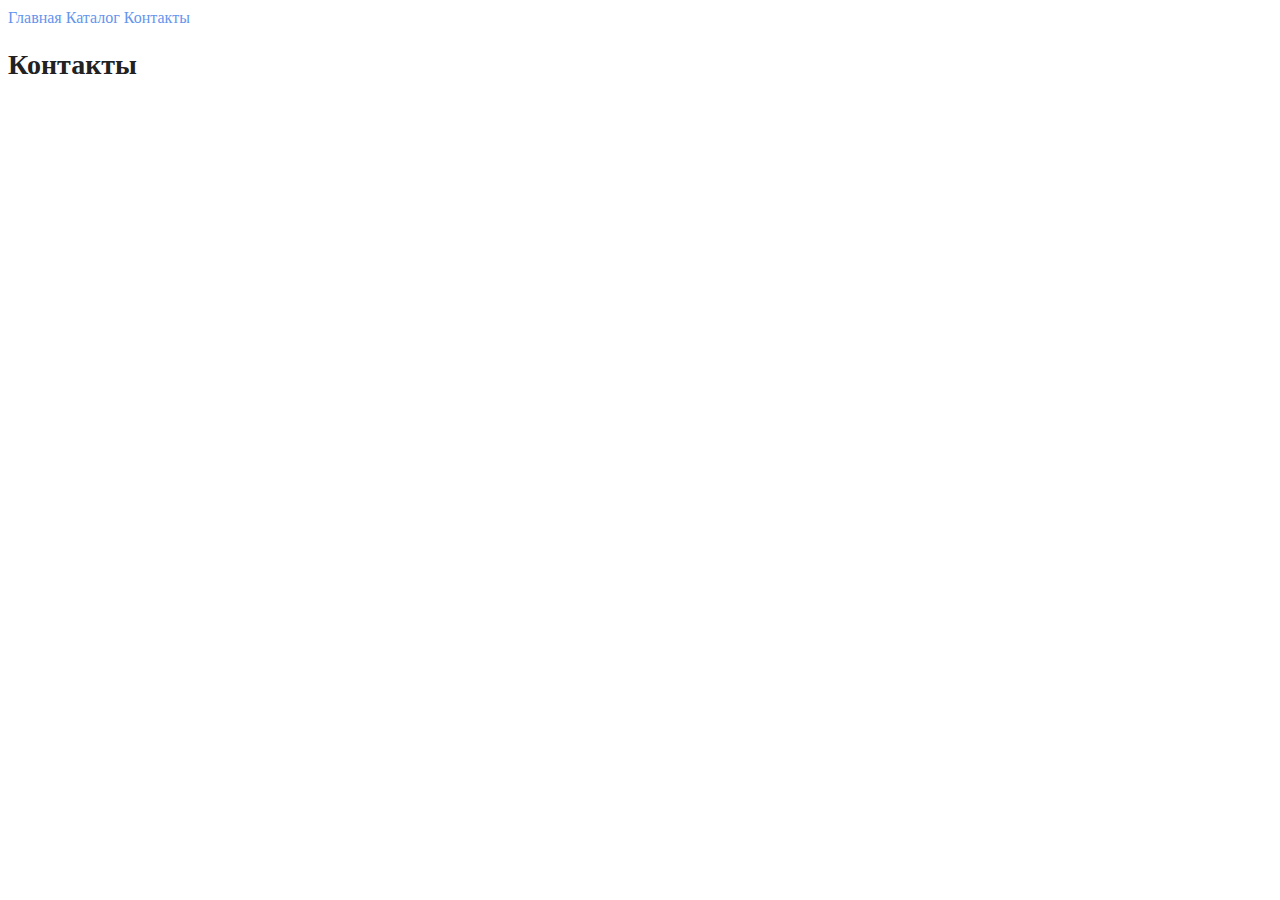
<file: DZ1_2/contacts.html>
<!DOCTYPE html>
<html lang="ru">
  <head>
    <title>Домашнее задание Гунькиной А.А.</title>
    <meta charset="UTF-8" />
    <meta http-equiv="X-UA-Compatible" content="IE=edge" />
    <meta name="viewport" content="width=device-width, initial-scale=1.0" />
    <link rel="stylesheet" href="style.css" />
  </head>

  <body>
    <nav class="navigation">
      <a class="menu" href="/DZ1_2/index.html">Главная</a>
      <a class="menu" href="/DZ1_2/catalog/catalog.html">Каталог</a>
      <a class="menu" href="/DZ1_2/contacts.html">Контакты</a>
    </nav>
    <h1 class="heading-1">Контакты</h1>
  </body>
</html>
</file>
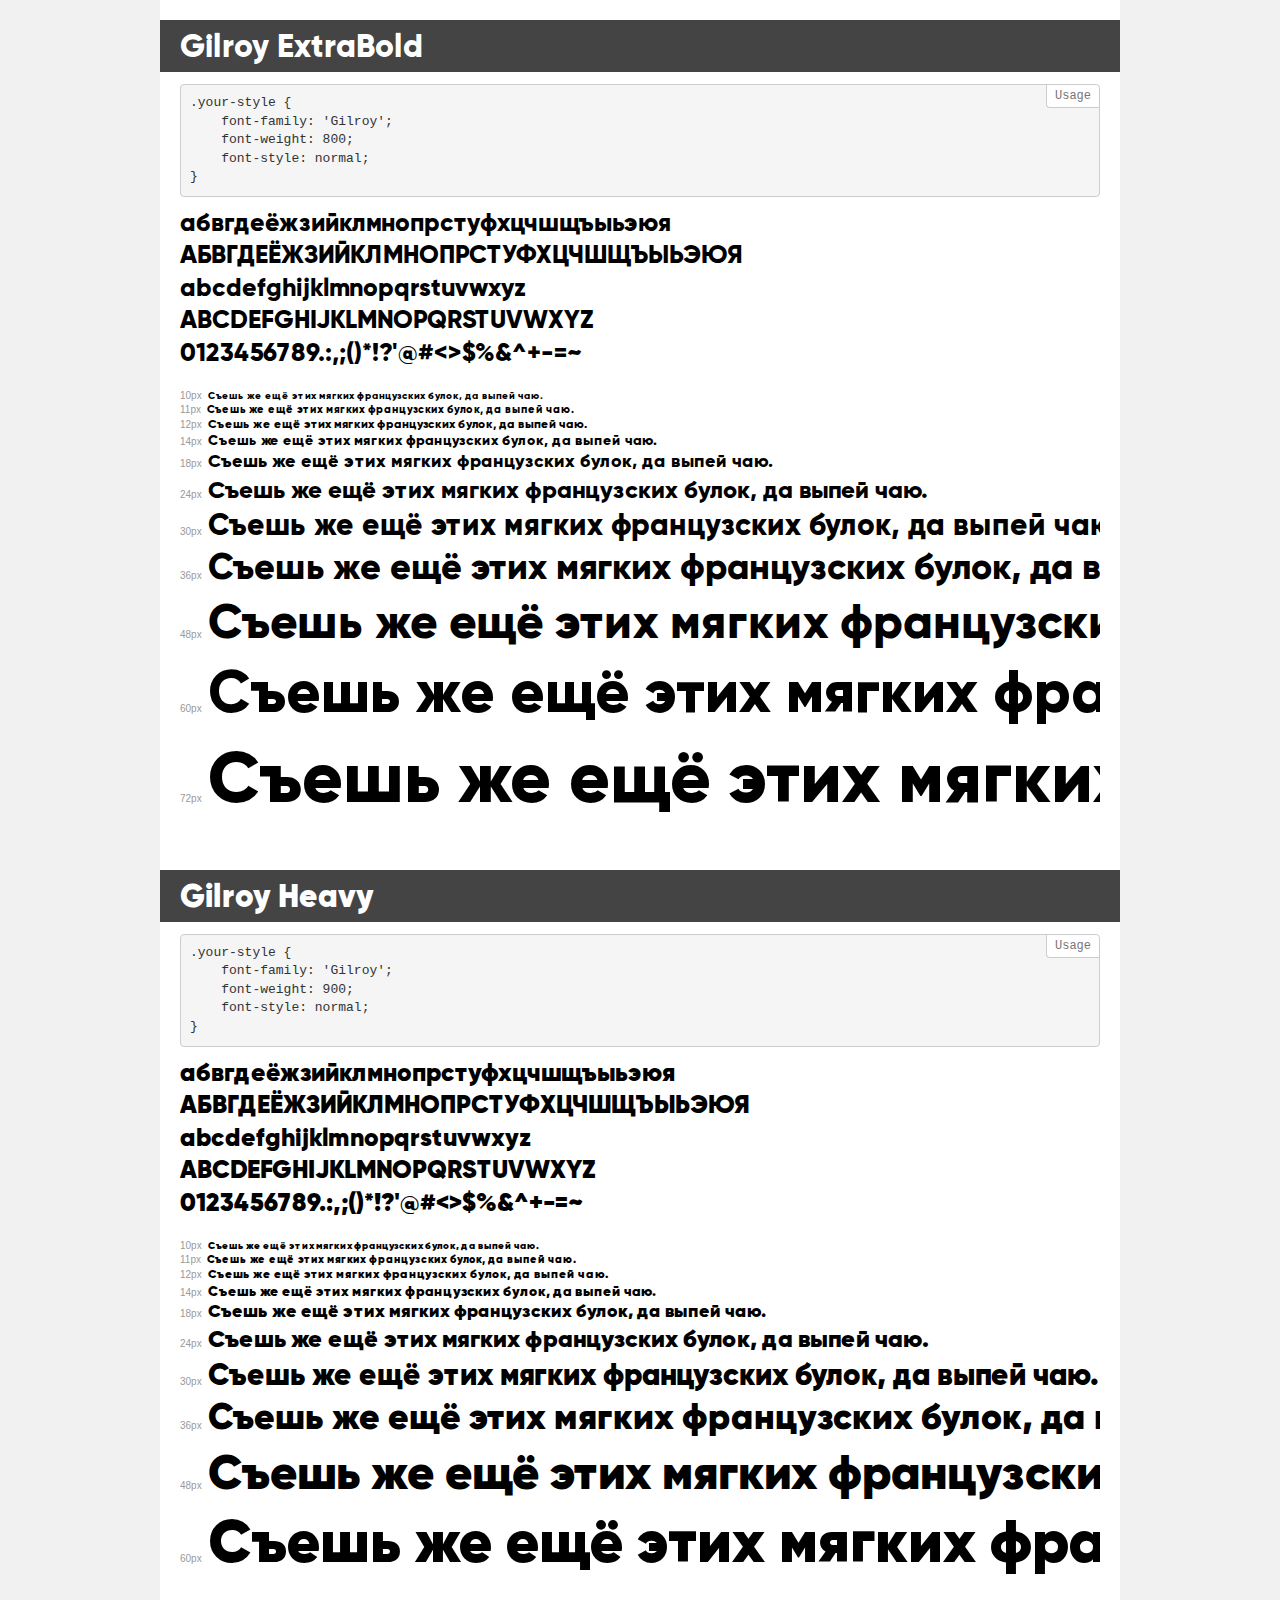
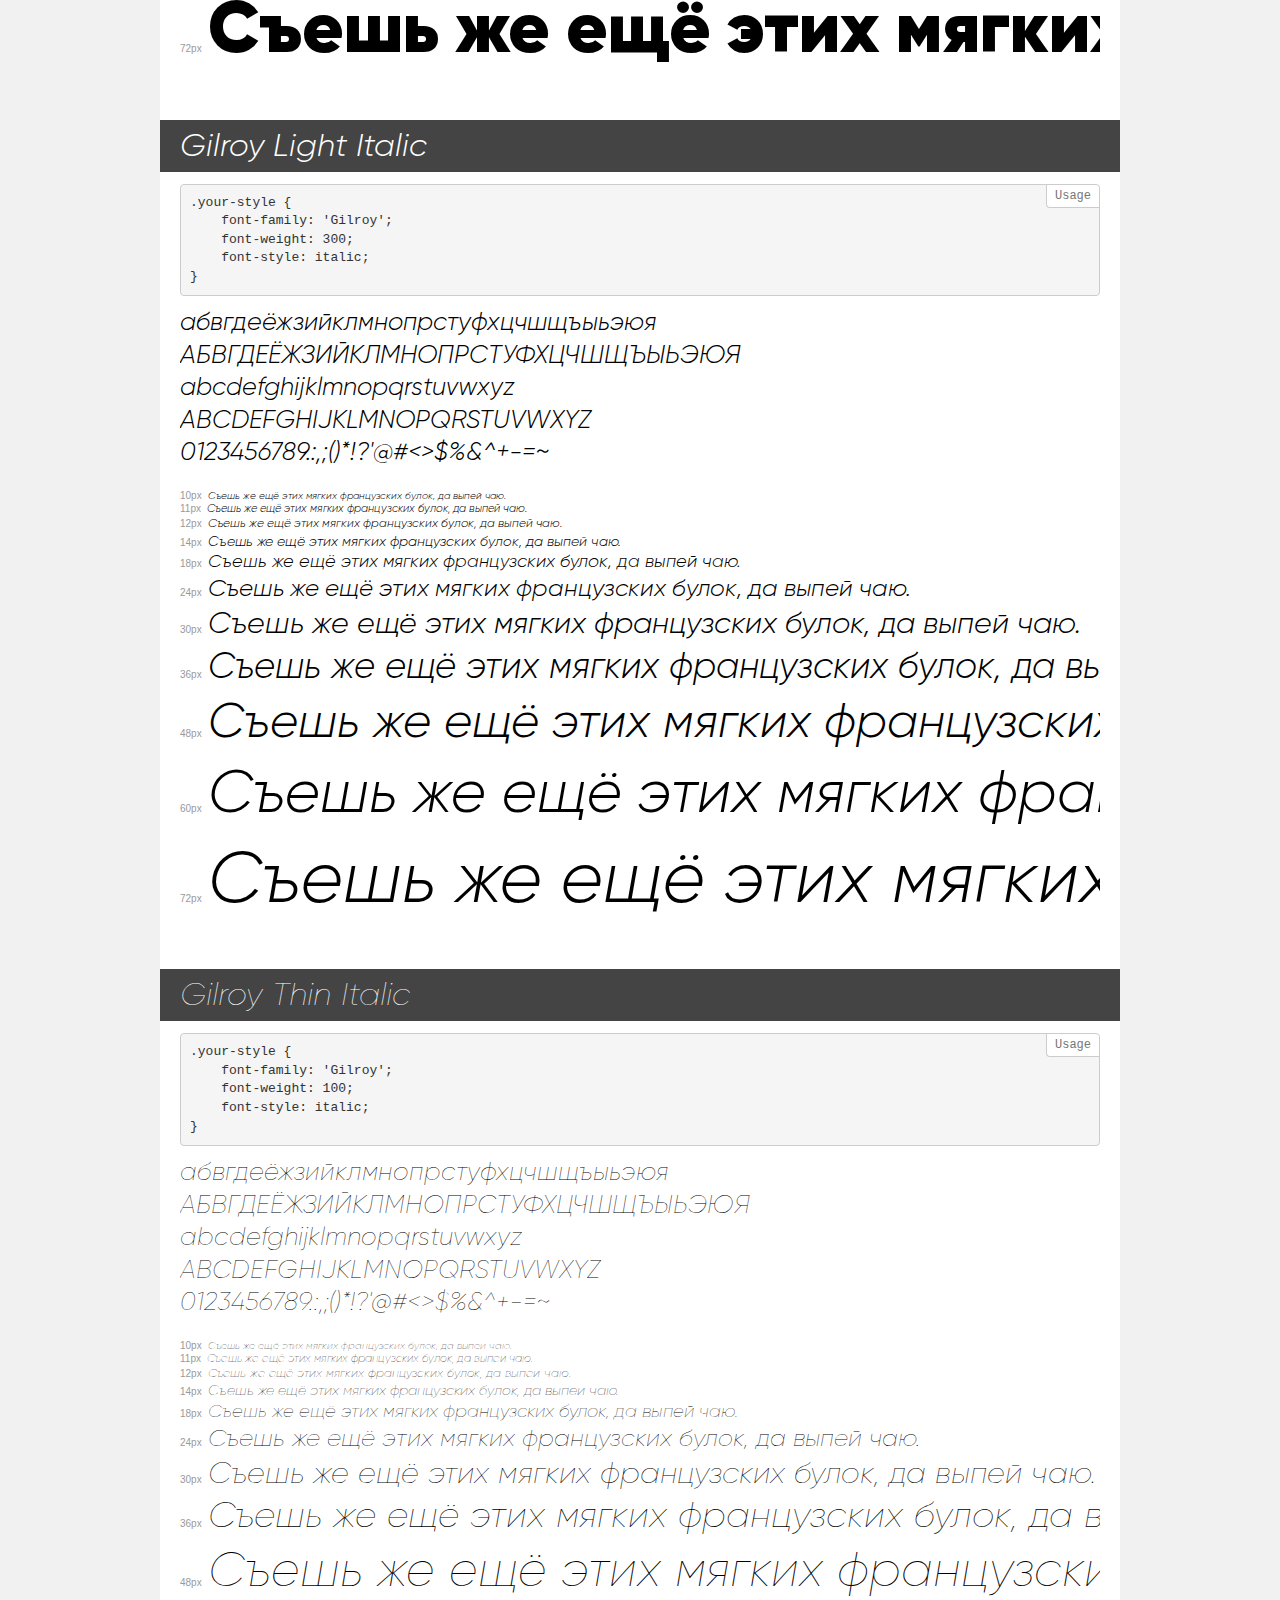
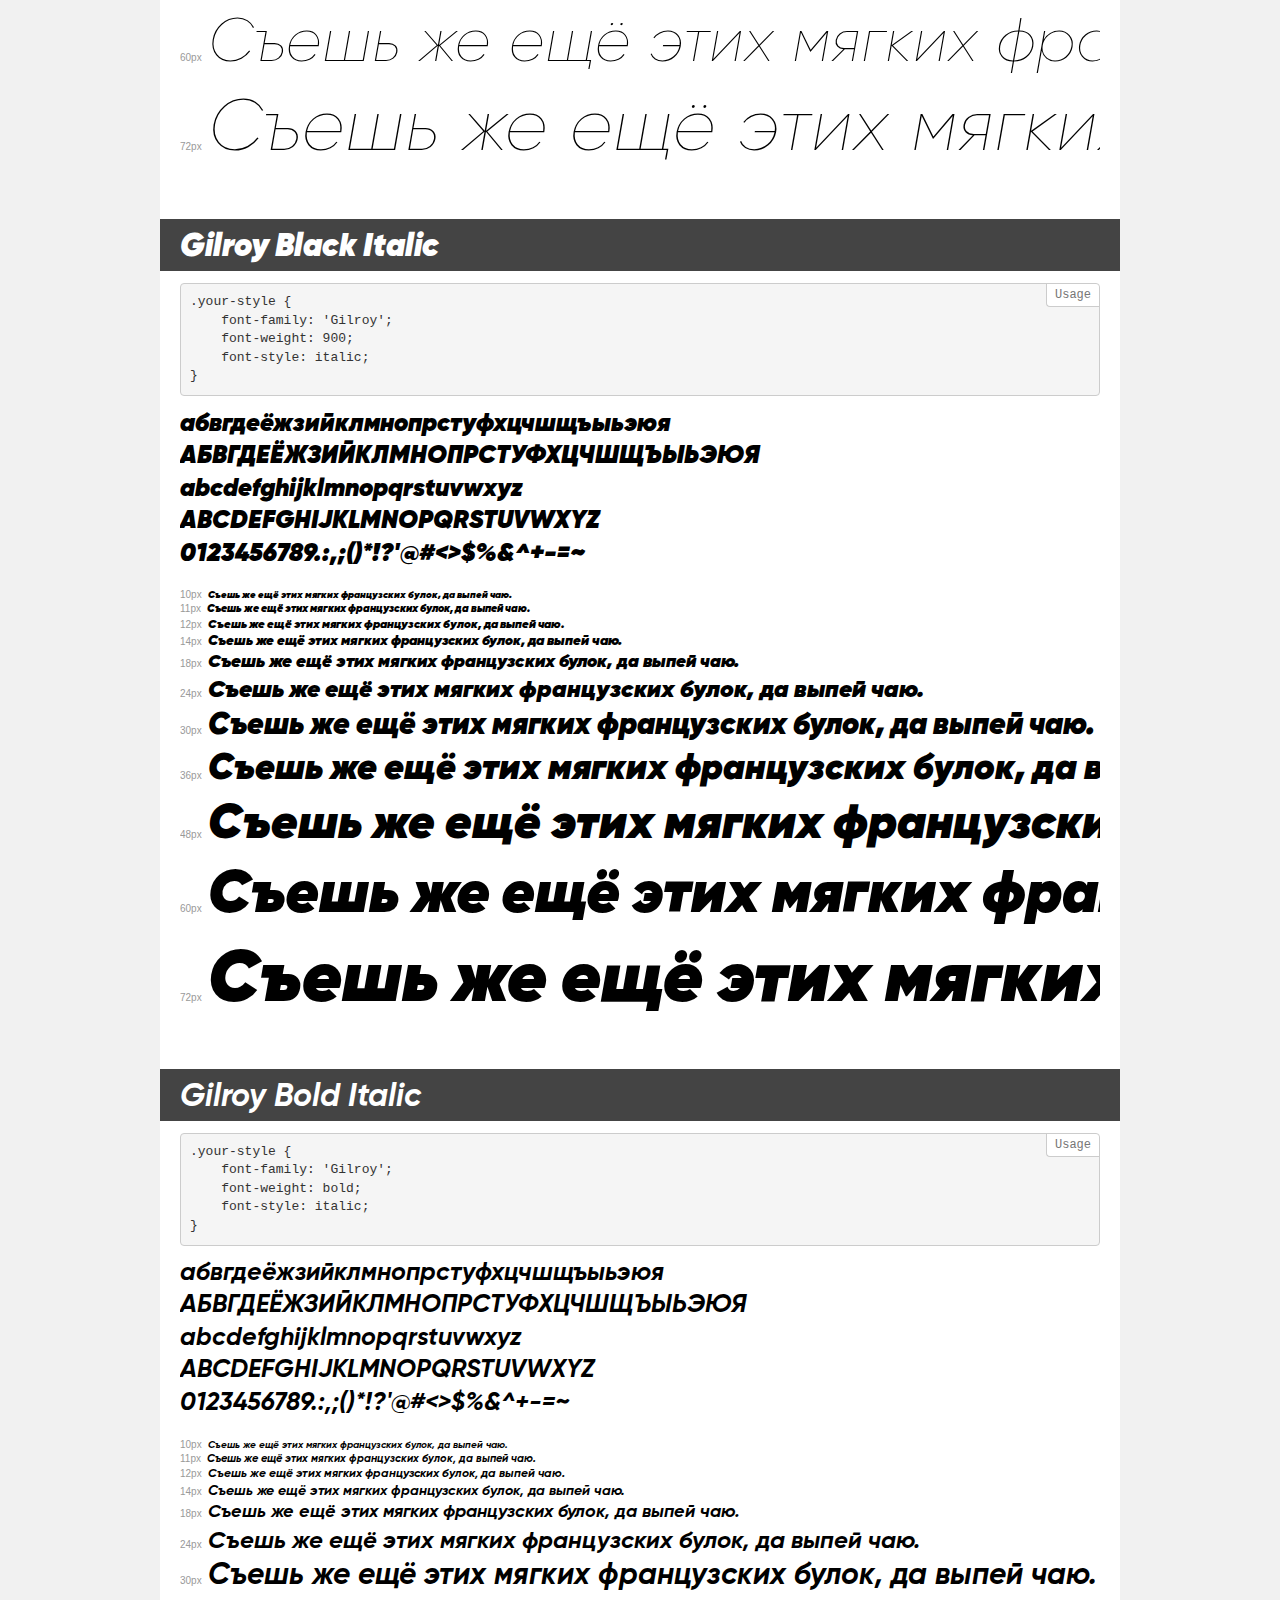
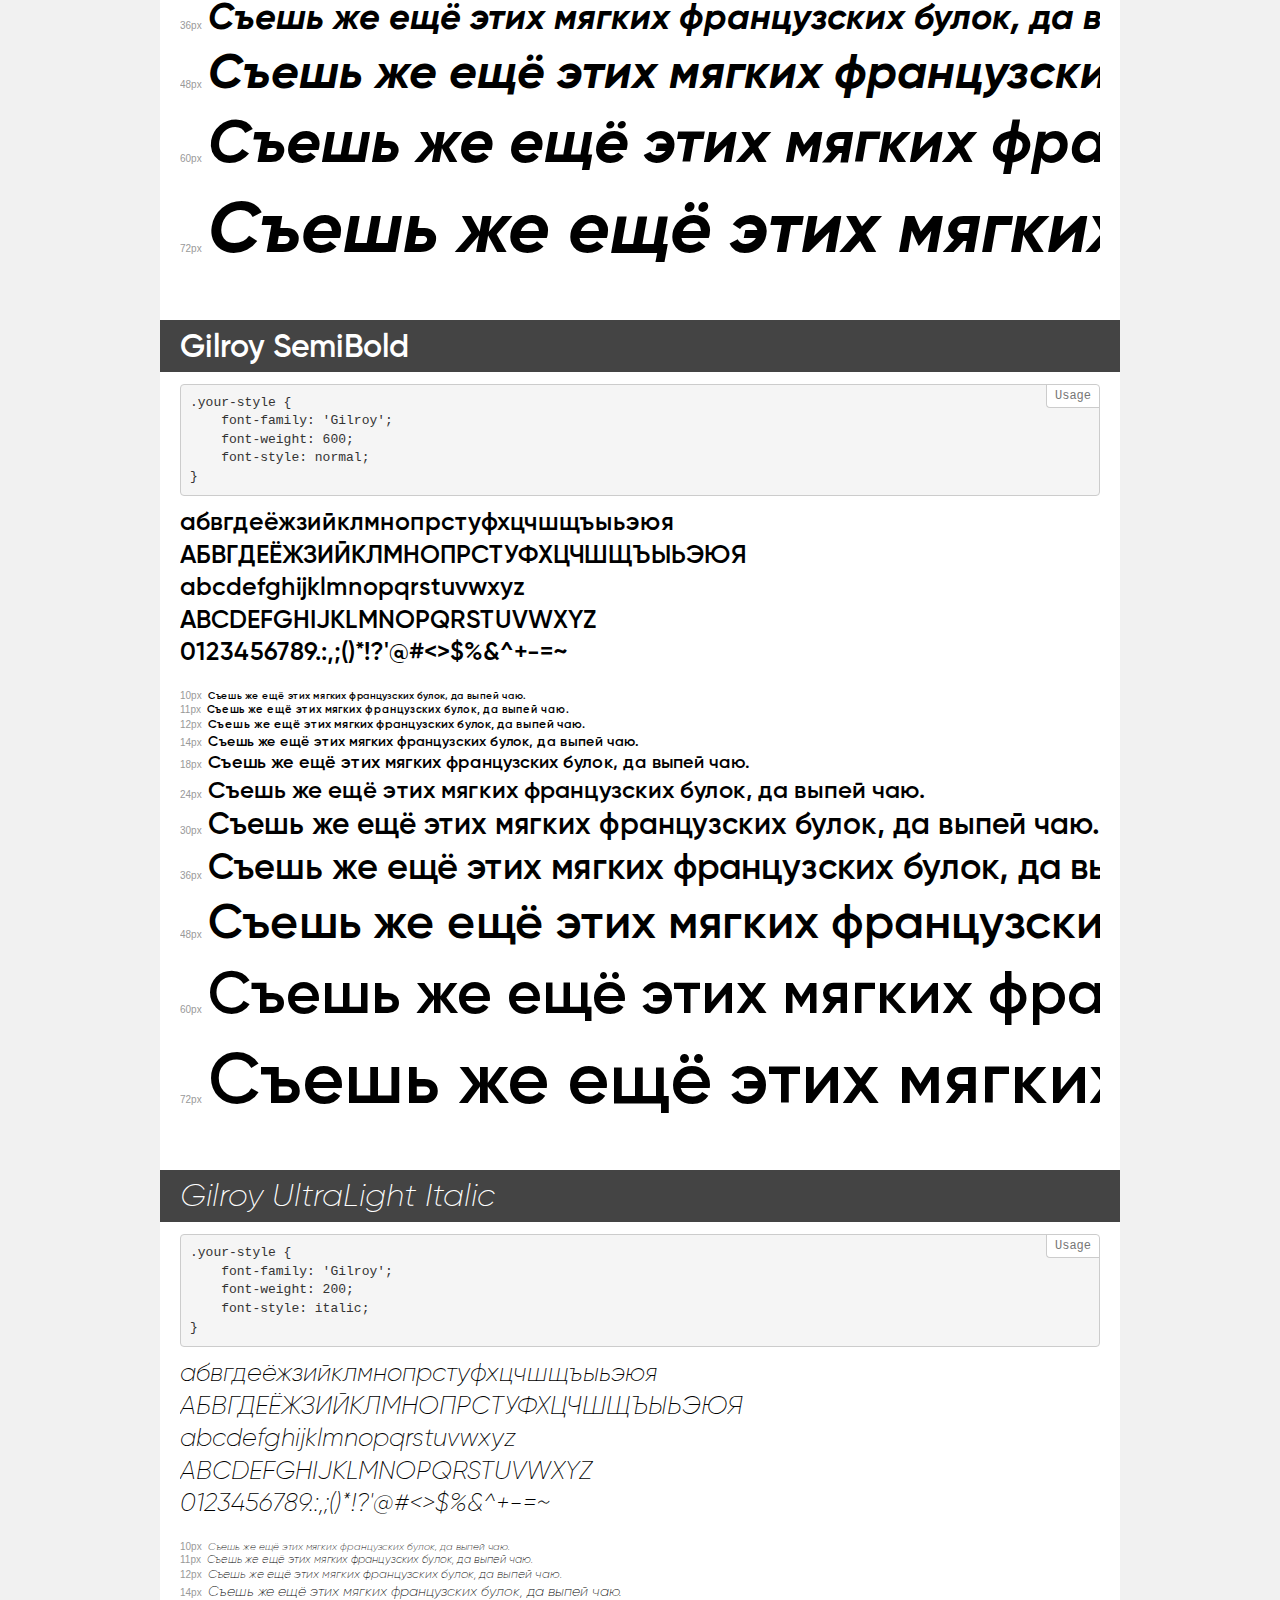
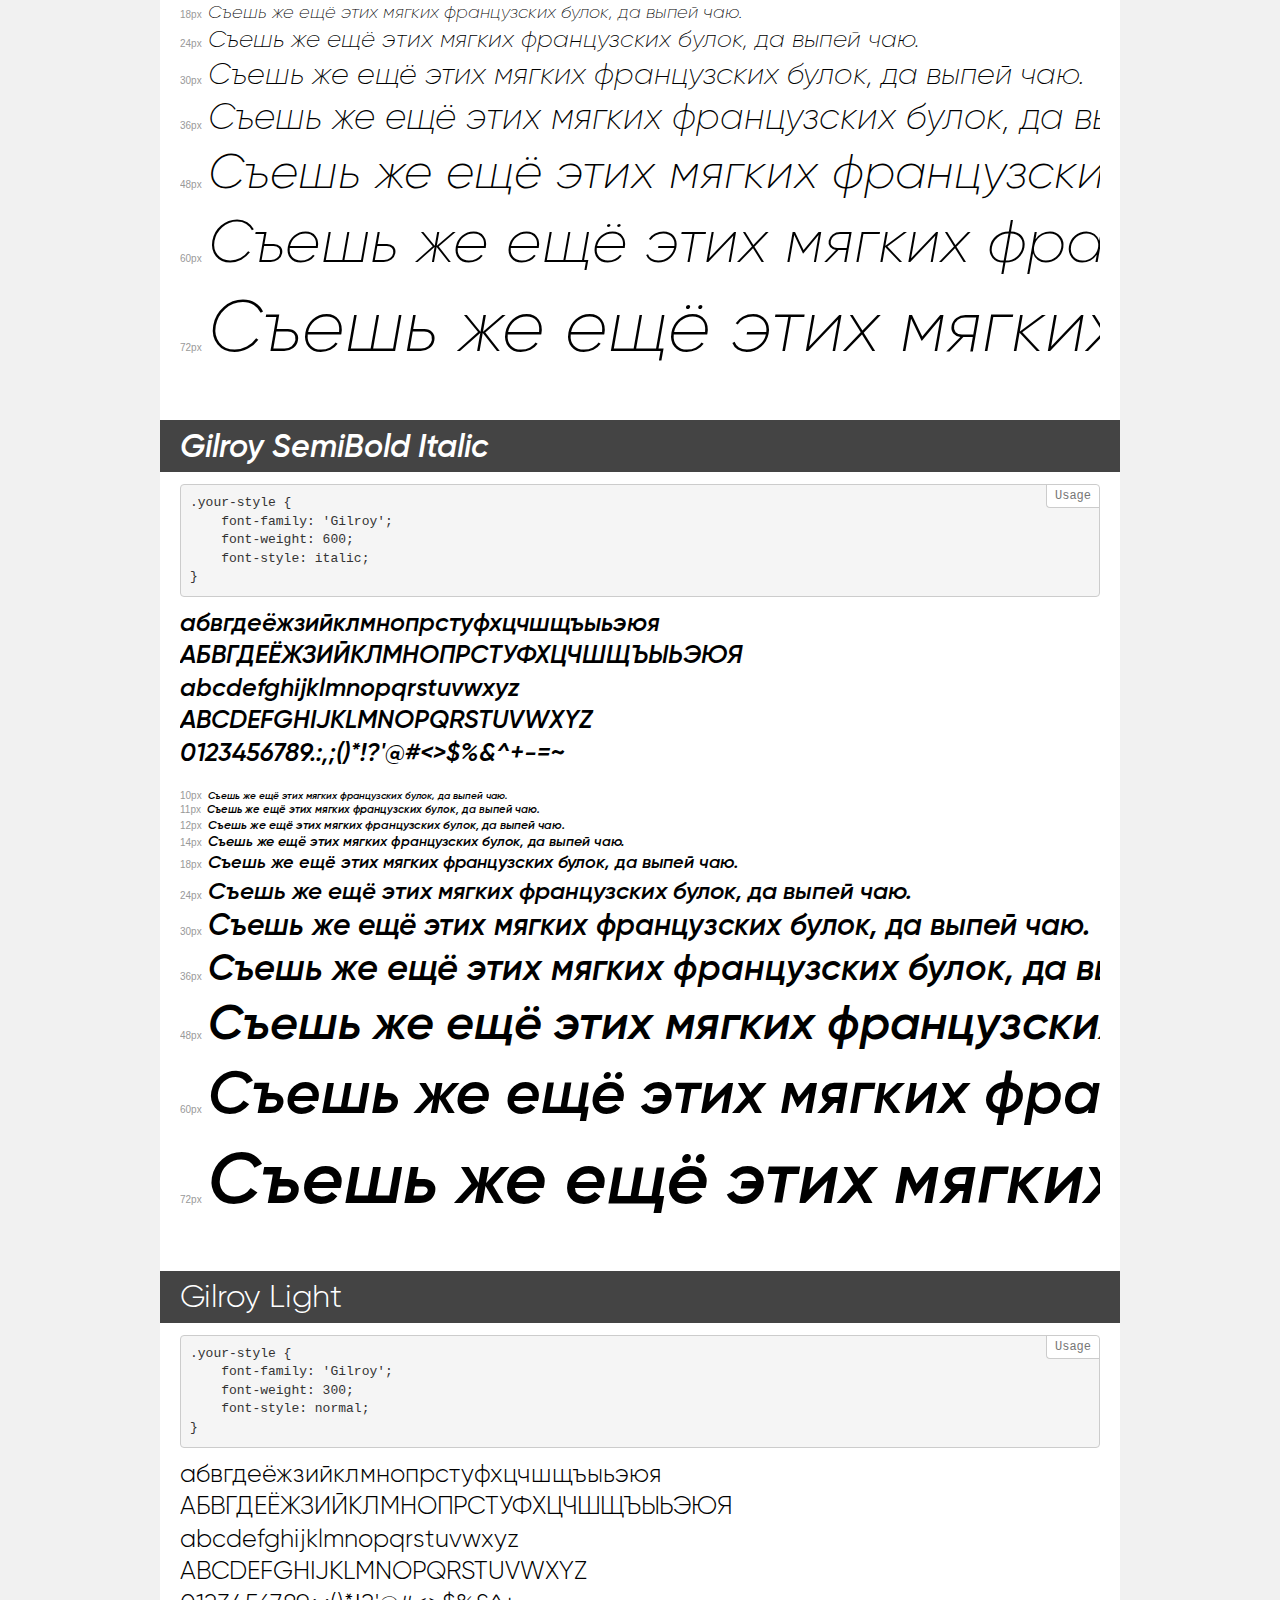
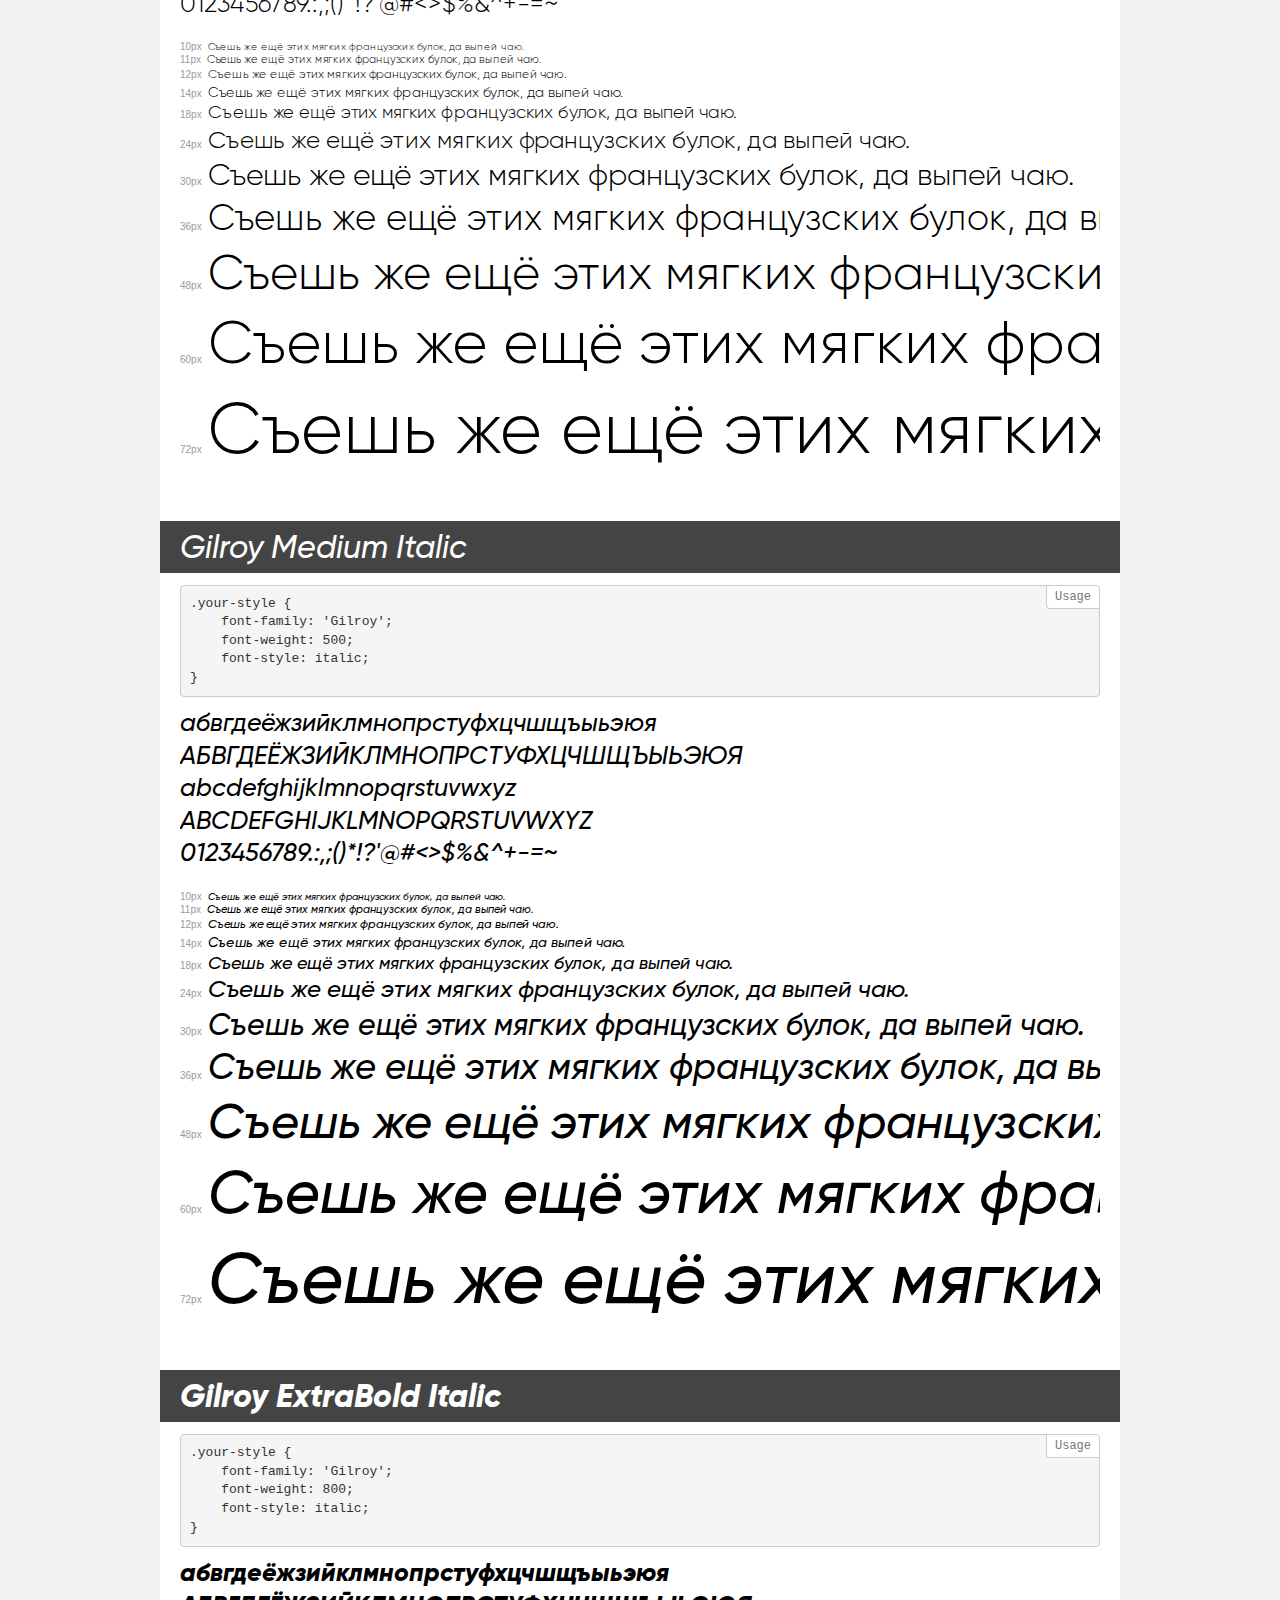
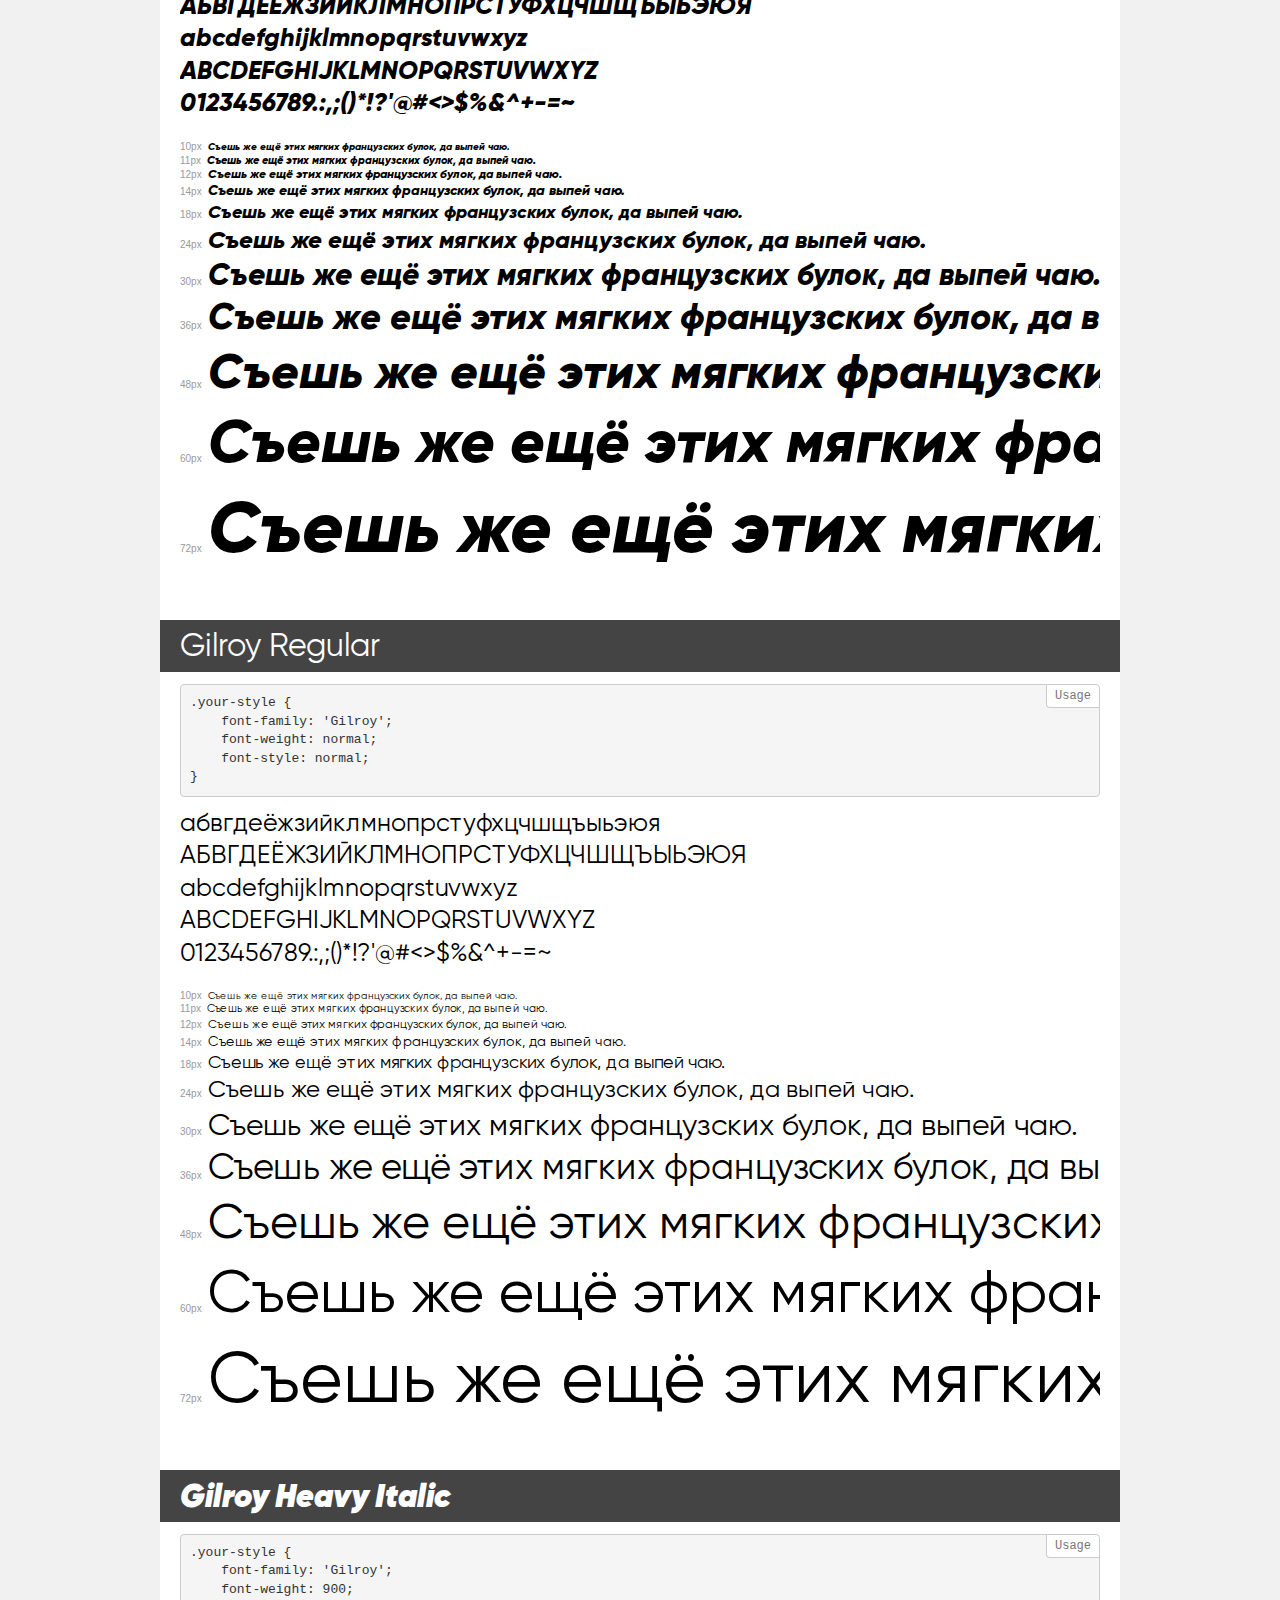
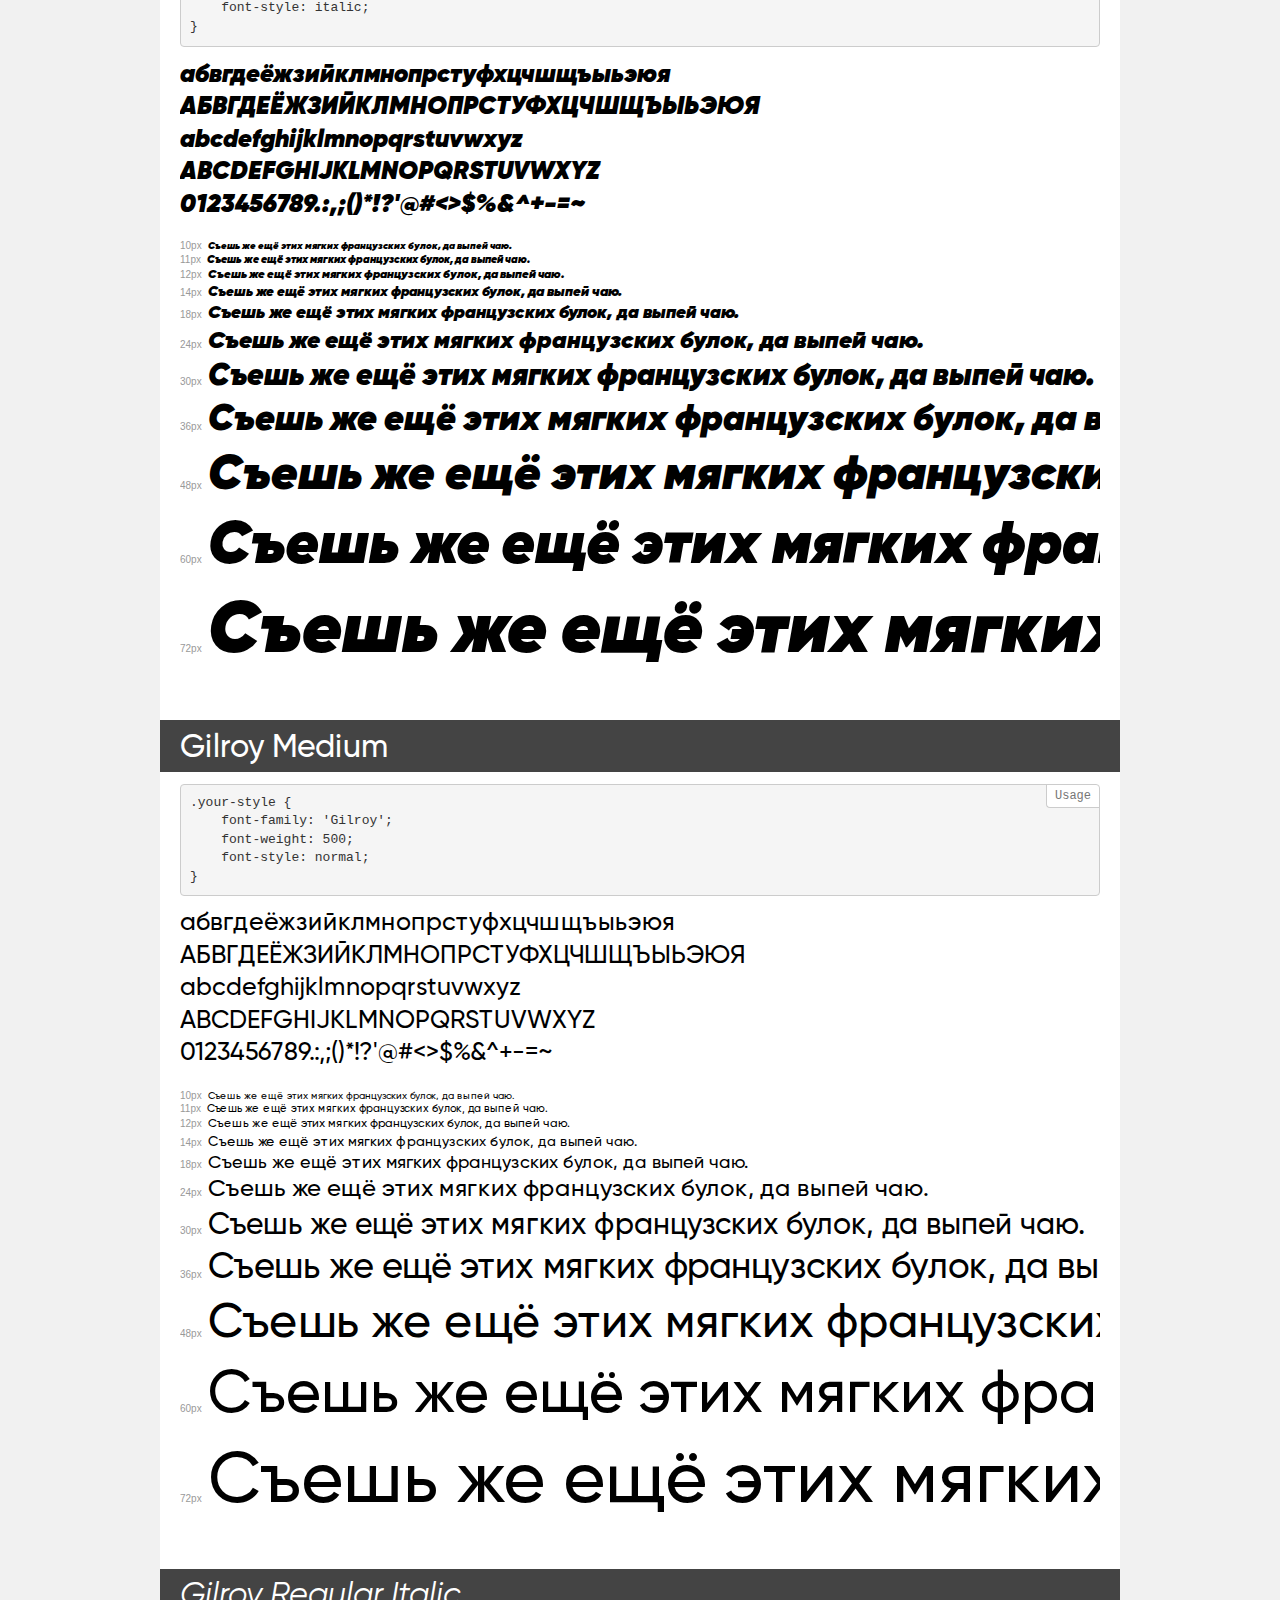
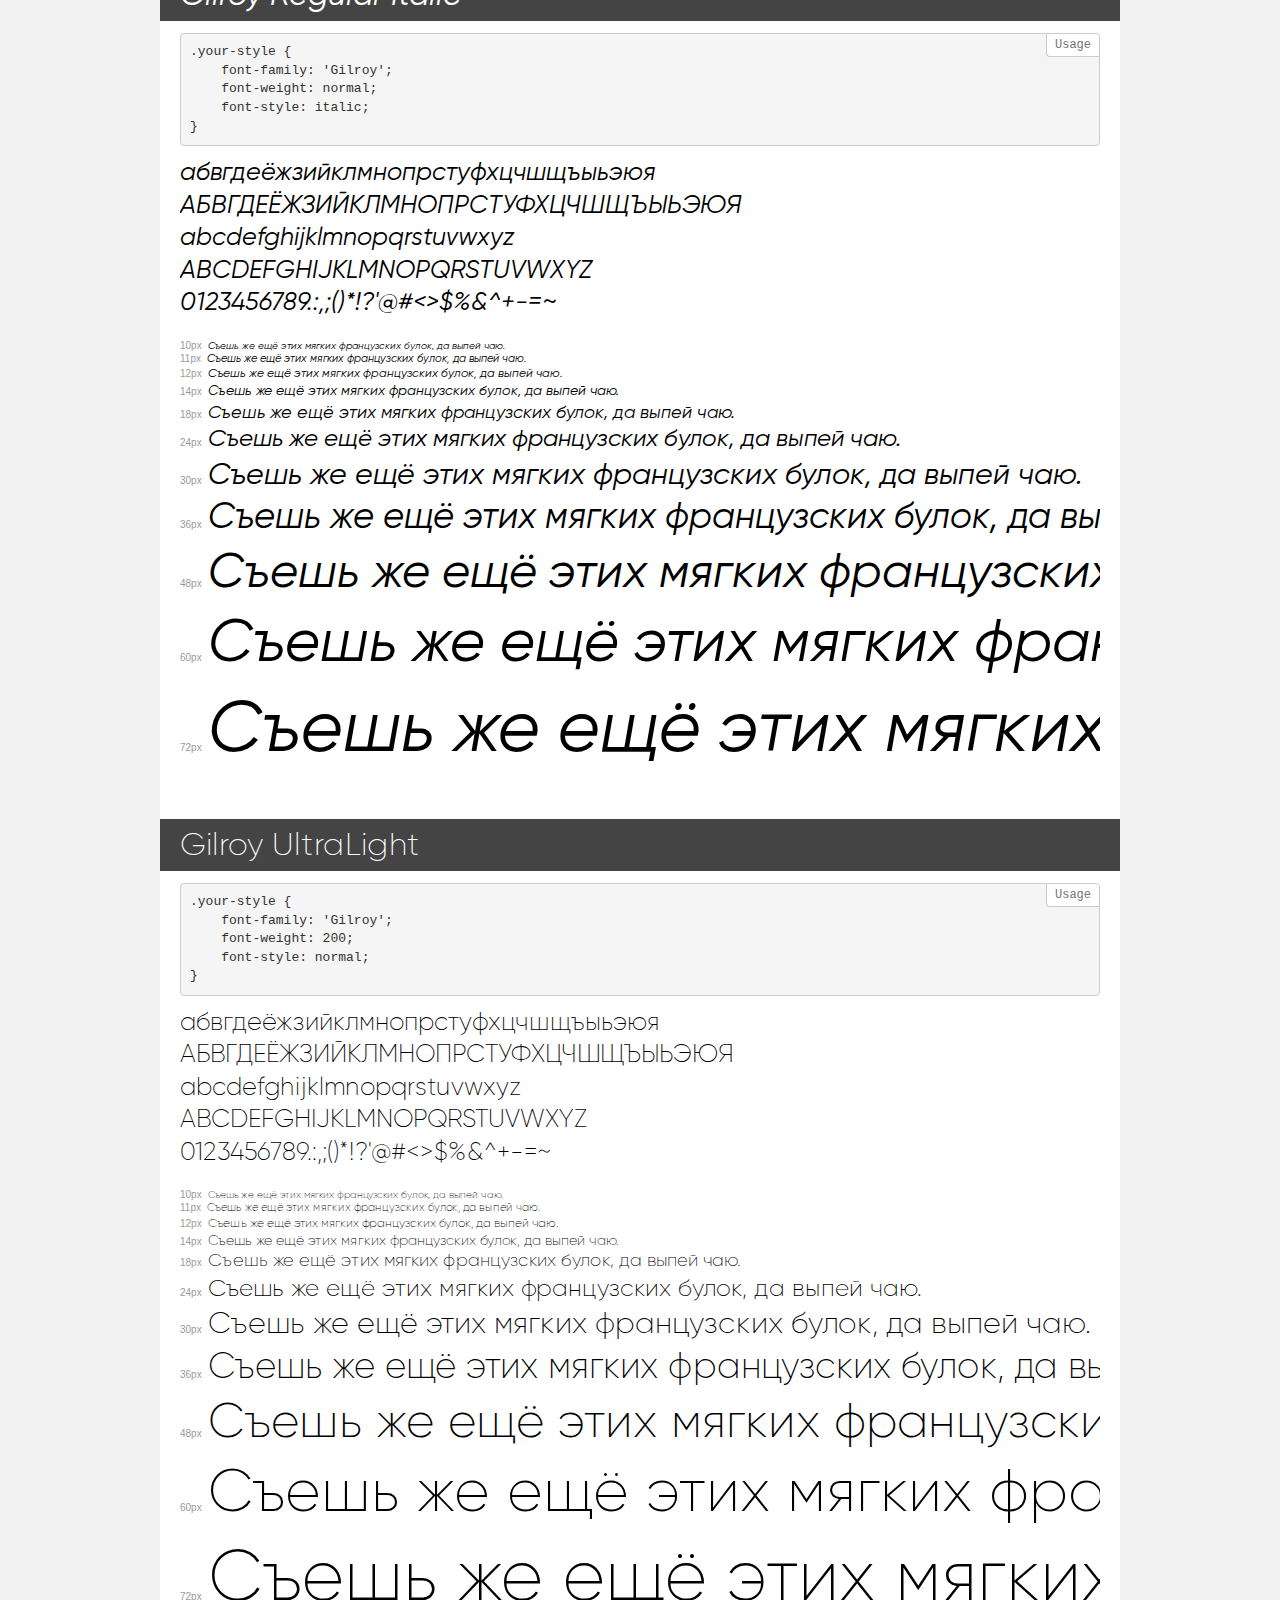
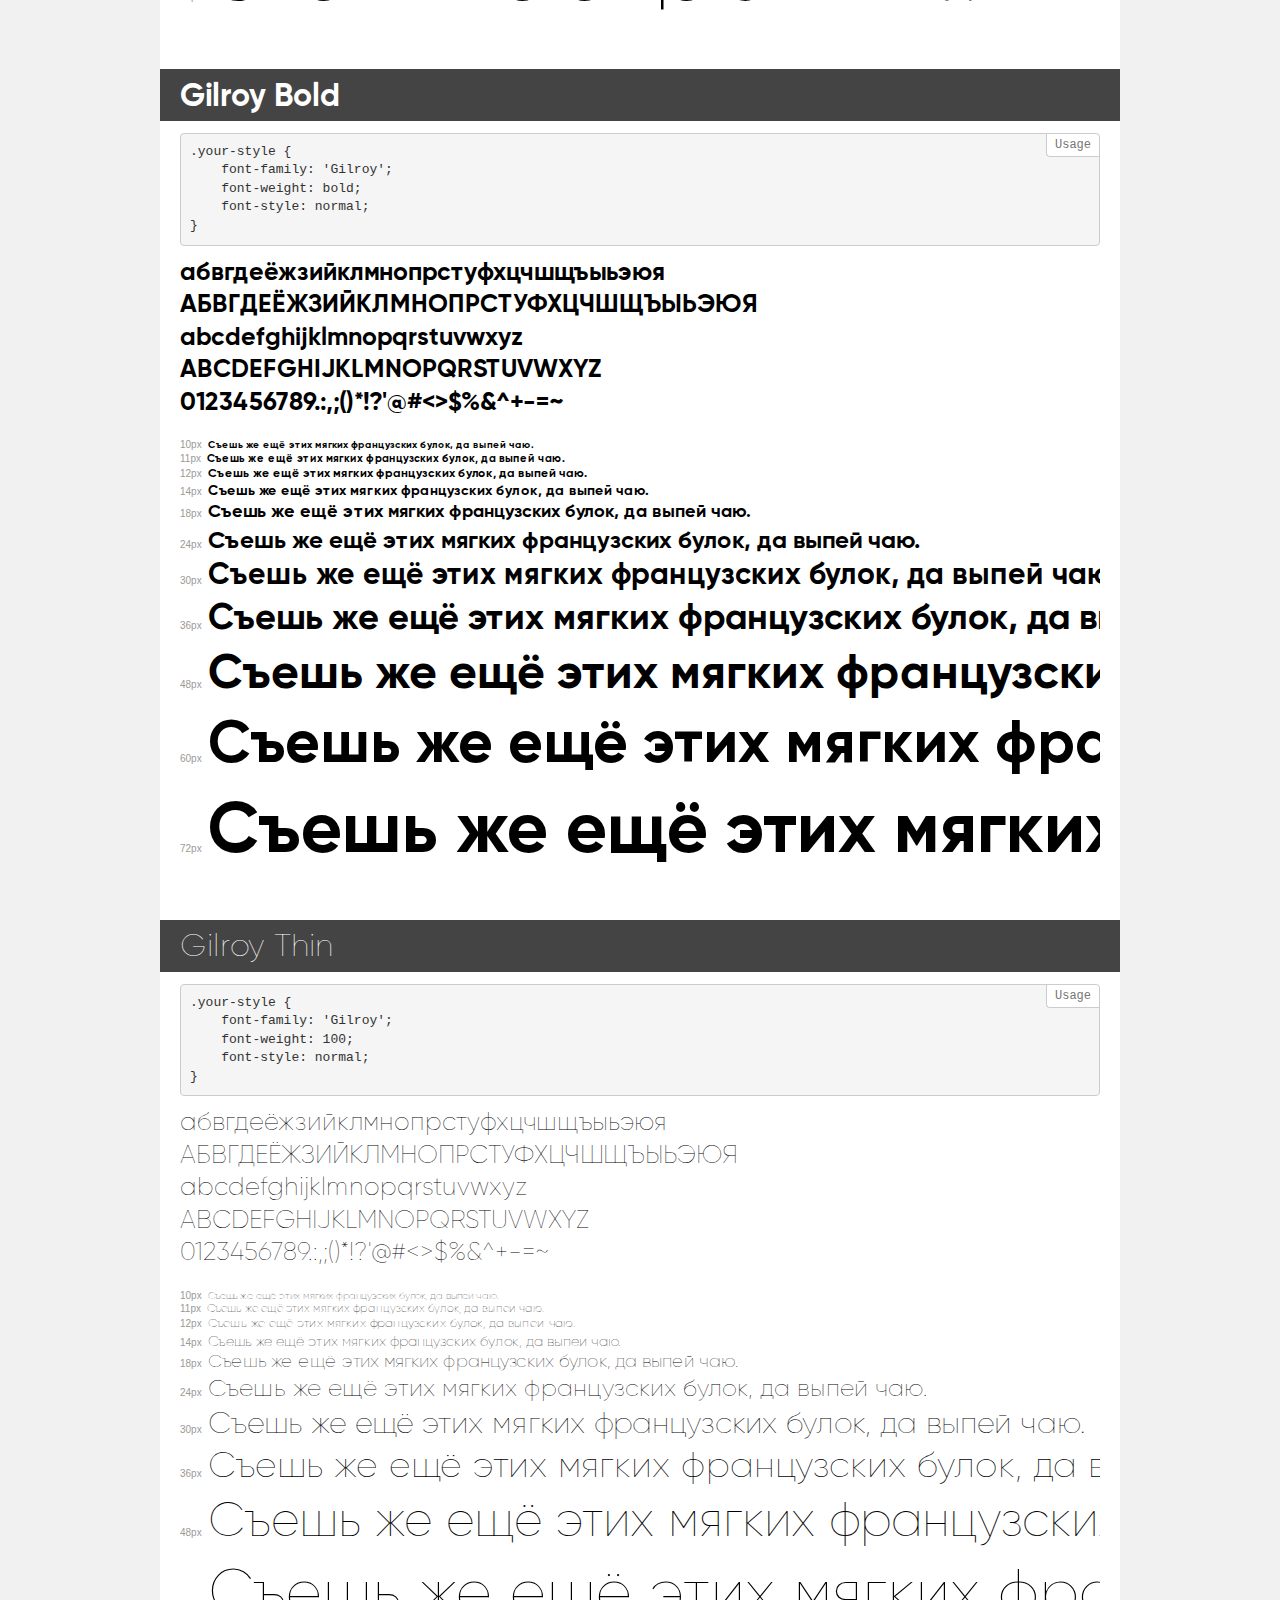
<file: Figma_DZ5/fonts/demo.html>
<!DOCTYPE html>
<html>
<head>
    <meta charset="utf-8">
    <meta http-equiv="X-UA-Compatible" content="IE=edge">
    <meta name="viewport" content="width=device-width, initial-scale=1">
    <meta name="robots" content="noindex, noarchive">
    <meta name="format-detection" content="telephone=no">
    <title>Transfonter demo</title>
    <link href="stylesheet.css" rel="stylesheet">
    <style>
        /*
        http://meyerweb.com/eric/tools/css/reset/
        v2.0 | 20110126
        License: none (public domain)
        */
        html, body, div, span, applet, object, iframe,
        h1, h2, h3, h4, h5, h6, p, blockquote, pre,
        a, abbr, acronym, address, big, cite, code,
        del, dfn, em, img, ins, kbd, q, s, samp,
        small, strike, strong, sub, sup, tt, var,
        b, u, i, center,
        dl, dt, dd, ol, ul, li,
        fieldset, form, label, legend,
        table, caption, tbody, tfoot, thead, tr, th, td,
        article, aside, canvas, details, embed,
        figure, figcaption, footer, header, hgroup,
        menu, nav, output, ruby, section, summary,
        time, mark, audio, video {
            margin: 0;
            padding: 0;
            border: 0;
            font-size: 100%;
            font: inherit;
            vertical-align: baseline;
        }
        /* HTML5 display-role reset for older browsers */
        article, aside, details, figcaption, figure,
        footer, header, hgroup, menu, nav, section {
            display: block;
        }
        body {
            line-height: 1;
        }
        ol, ul {
            list-style: none;
        }
        blockquote, q {
            quotes: none;
        }
        blockquote:before, blockquote:after,
        q:before, q:after {
            content: '';
            content: none;
        }
        table {
            border-collapse: collapse;
            border-spacing: 0;
        }
        /* common styles */
        body {
            background: #f1f1f1;
            color: #000;
        }
        .page {
            background: #fff;
            width: 920px;
            margin: 0 auto;
            padding: 20px 20px 0 20px;
            overflow: hidden;
        }
        .font-container {
            overflow-x: auto;
            overflow-y: hidden;
            margin-bottom: 40px;
            line-height: 1.3;
            white-space: nowrap;
            padding-bottom: 5px;
        }
        h1 {
            position: relative;
            background: #444;
            font-size: 32px;
            color: #fff;
            padding: 10px 20px;
            margin: 0 -20px 12px -20px;
        }
        .letters {
            font-size: 25px;
            margin-bottom: 20px;
        }
        .s10:before {
            content: '10px';
        }
        .s11:before {
            content: '11px';
        }
        .s12:before {
            content: '12px';
        }
        .s14:before {
            content: '14px';
        }
        .s18:before {
            content: '18px';
        }
        .s24:before {
            content: '24px';
        }
        .s30:before {
            content: '30px';
        }
        .s36:before {
            content: '36px';
        }
        .s48:before {
            content: '48px';
        }
        .s60:before {
            content: '60px';
        }
        .s72:before {
            content: '72px';
        }
        .s10:before, .s11:before, .s12:before, .s14:before,
        .s18:before, .s24:before, .s30:before, .s36:before,
        .s48:before, .s60:before, .s72:before {
            font-family: Arial, sans-serif;
            font-size: 10px;
            font-weight: normal;
            font-style: normal;
            color: #999;
            padding-right: 6px;
        }
        pre {
            display: block;
            position: relative;
            padding: 9px;
            margin: 0 0 10px;
            font-family: Monaco, Menlo, Consolas, "Courier New", monospace !important;
            font-size: 13px;
            line-height: 1.428571429;
            color: #333;
            font-weight: normal !important;
            font-style: normal !important;
            background-color: #f5f5f5;
            border: 1px solid #ccc;
            overflow-x: auto;
            border-radius: 4px;
        }
        pre:after {
            display: block;
            position: absolute;
            right: 0;
            top: 0;
            content: 'Usage';
            line-height: 1;
            padding: 5px 8px;
            font-size: 12px;
            color: #767676;
            background-color: #fff;
            border: 1px solid #ccc;
            border-right: none;
            border-top: none;
            border-radius: 0 4px 0 4px;
            z-index: 10;
        }
        /* responsive */
        @media (max-width: 959px) {
            .page {
                width: auto;
                margin: 0;
            }
        }
    </style>
</head>
<body>
<div class="page">
    <div class="demo" style="font-family: 'Gilroy'; font-weight: 800; font-style: normal;">
        <h1>Gilroy ExtraBold</h1>
        <pre>.your-style {
    font-family: 'Gilroy';
    font-weight: 800;
    font-style: normal;
}</pre>
        <div class="font-container">
            <p class="letters">
                абвгдеёжзийклмнопрстуфхцчшщъыьэюя<br>
АБВГДЕЁЖЗИЙКЛМНОПРСТУФХЦЧШЩЪЫЬЭЮЯ<br>
abcdefghijklmnopqrstuvwxyz<br>
ABCDEFGHIJKLMNOPQRSTUVWXYZ<br>
                0123456789.:,;()*!?'@#<>$%&^+-=~
            </p>
            <p class="s10" style="font-size: 10px;">Съешь же ещё этих мягких французских булок, да выпей чаю.</p>
            <p class="s11" style="font-size: 11px;">Съешь же ещё этих мягких французских булок, да выпей чаю.</p>
            <p class="s12" style="font-size: 12px;">Съешь же ещё этих мягких французских булок, да выпей чаю.</p>
            <p class="s14" style="font-size: 14px;">Съешь же ещё этих мягких французских булок, да выпей чаю.</p>
            <p class="s18" style="font-size: 18px;">Съешь же ещё этих мягких французских булок, да выпей чаю.</p>
            <p class="s24" style="font-size: 24px;">Съешь же ещё этих мягких французских булок, да выпей чаю.</p>
            <p class="s30" style="font-size: 30px;">Съешь же ещё этих мягких французских булок, да выпей чаю.</p>
            <p class="s36" style="font-size: 36px;">Съешь же ещё этих мягких французских булок, да выпей чаю.</p>
            <p class="s48" style="font-size: 48px;">Съешь же ещё этих мягких французских булок, да выпей чаю.</p>
            <p class="s60" style="font-size: 60px;">Съешь же ещё этих мягких французских булок, да выпей чаю.</p>
            <p class="s72" style="font-size: 72px;">Съешь же ещё этих мягких французских булок, да выпей чаю.</p>
        </div>
    </div>
    <div class="demo" style="font-family: 'Gilroy'; font-weight: 900; font-style: normal;">
        <h1>Gilroy Heavy</h1>
        <pre>.your-style {
    font-family: 'Gilroy';
    font-weight: 900;
    font-style: normal;
}</pre>
        <div class="font-container">
            <p class="letters">
                абвгдеёжзийклмнопрстуфхцчшщъыьэюя<br>
АБВГДЕЁЖЗИЙКЛМНОПРСТУФХЦЧШЩЪЫЬЭЮЯ<br>
abcdefghijklmnopqrstuvwxyz<br>
ABCDEFGHIJKLMNOPQRSTUVWXYZ<br>
                0123456789.:,;()*!?'@#<>$%&^+-=~
            </p>
            <p class="s10" style="font-size: 10px;">Съешь же ещё этих мягких французских булок, да выпей чаю.</p>
            <p class="s11" style="font-size: 11px;">Съешь же ещё этих мягких французских булок, да выпей чаю.</p>
            <p class="s12" style="font-size: 12px;">Съешь же ещё этих мягких французских булок, да выпей чаю.</p>
            <p class="s14" style="font-size: 14px;">Съешь же ещё этих мягких французских булок, да выпей чаю.</p>
            <p class="s18" style="font-size: 18px;">Съешь же ещё этих мягких французских булок, да выпей чаю.</p>
            <p class="s24" style="font-size: 24px;">Съешь же ещё этих мягких французских булок, да выпей чаю.</p>
            <p class="s30" style="font-size: 30px;">Съешь же ещё этих мягких французских булок, да выпей чаю.</p>
            <p class="s36" style="font-size: 36px;">Съешь же ещё этих мягких французских булок, да выпей чаю.</p>
            <p class="s48" style="font-size: 48px;">Съешь же ещё этих мягких французских булок, да выпей чаю.</p>
            <p class="s60" style="font-size: 60px;">Съешь же ещё этих мягких французских булок, да выпей чаю.</p>
            <p class="s72" style="font-size: 72px;">Съешь же ещё этих мягких французских булок, да выпей чаю.</p>
        </div>
    </div>
    <div class="demo" style="font-family: 'Gilroy'; font-weight: 300; font-style: italic;">
        <h1>Gilroy Light Italic</h1>
        <pre>.your-style {
    font-family: 'Gilroy';
    font-weight: 300;
    font-style: italic;
}</pre>
        <div class="font-container">
            <p class="letters">
                абвгдеёжзийклмнопрстуфхцчшщъыьэюя<br>
АБВГДЕЁЖЗИЙКЛМНОПРСТУФХЦЧШЩЪЫЬЭЮЯ<br>
abcdefghijklmnopqrstuvwxyz<br>
ABCDEFGHIJKLMNOPQRSTUVWXYZ<br>
                0123456789.:,;()*!?'@#<>$%&^+-=~
            </p>
            <p class="s10" style="font-size: 10px;">Съешь же ещё этих мягких французских булок, да выпей чаю.</p>
            <p class="s11" style="font-size: 11px;">Съешь же ещё этих мягких французских булок, да выпей чаю.</p>
            <p class="s12" style="font-size: 12px;">Съешь же ещё этих мягких французских булок, да выпей чаю.</p>
            <p class="s14" style="font-size: 14px;">Съешь же ещё этих мягких французских булок, да выпей чаю.</p>
            <p class="s18" style="font-size: 18px;">Съешь же ещё этих мягких французских булок, да выпей чаю.</p>
            <p class="s24" style="font-size: 24px;">Съешь же ещё этих мягких французских булок, да выпей чаю.</p>
            <p class="s30" style="font-size: 30px;">Съешь же ещё этих мягких французских булок, да выпей чаю.</p>
            <p class="s36" style="font-size: 36px;">Съешь же ещё этих мягких французских булок, да выпей чаю.</p>
            <p class="s48" style="font-size: 48px;">Съешь же ещё этих мягких французских булок, да выпей чаю.</p>
            <p class="s60" style="font-size: 60px;">Съешь же ещё этих мягких французских булок, да выпей чаю.</p>
            <p class="s72" style="font-size: 72px;">Съешь же ещё этих мягких французских булок, да выпей чаю.</p>
        </div>
    </div>
    <div class="demo" style="font-family: 'Gilroy'; font-weight: 100; font-style: italic;">
        <h1>Gilroy Thin Italic</h1>
        <pre>.your-style {
    font-family: 'Gilroy';
    font-weight: 100;
    font-style: italic;
}</pre>
        <div class="font-container">
            <p class="letters">
                абвгдеёжзийклмнопрстуфхцчшщъыьэюя<br>
АБВГДЕЁЖЗИЙКЛМНОПРСТУФХЦЧШЩЪЫЬЭЮЯ<br>
abcdefghijklmnopqrstuvwxyz<br>
ABCDEFGHIJKLMNOPQRSTUVWXYZ<br>
                0123456789.:,;()*!?'@#<>$%&^+-=~
            </p>
            <p class="s10" style="font-size: 10px;">Съешь же ещё этих мягких французских булок, да выпей чаю.</p>
            <p class="s11" style="font-size: 11px;">Съешь же ещё этих мягких французских булок, да выпей чаю.</p>
            <p class="s12" style="font-size: 12px;">Съешь же ещё этих мягких французских булок, да выпей чаю.</p>
            <p class="s14" style="font-size: 14px;">Съешь же ещё этих мягких французских булок, да выпей чаю.</p>
            <p class="s18" style="font-size: 18px;">Съешь же ещё этих мягких французских булок, да выпей чаю.</p>
            <p class="s24" style="font-size: 24px;">Съешь же ещё этих мягких французских булок, да выпей чаю.</p>
            <p class="s30" style="font-size: 30px;">Съешь же ещё этих мягких французских булок, да выпей чаю.</p>
            <p class="s36" style="font-size: 36px;">Съешь же ещё этих мягких французских булок, да выпей чаю.</p>
            <p class="s48" style="font-size: 48px;">Съешь же ещё этих мягких французских булок, да выпей чаю.</p>
            <p class="s60" style="font-size: 60px;">Съешь же ещё этих мягких французских булок, да выпей чаю.</p>
            <p class="s72" style="font-size: 72px;">Съешь же ещё этих мягких французских булок, да выпей чаю.</p>
        </div>
    </div>
    <div class="demo" style="font-family: 'Gilroy'; font-weight: 900; font-style: italic;">
        <h1>Gilroy Black Italic</h1>
        <pre>.your-style {
    font-family: 'Gilroy';
    font-weight: 900;
    font-style: italic;
}</pre>
        <div class="font-container">
            <p class="letters">
                абвгдеёжзийклмнопрстуфхцчшщъыьэюя<br>
АБВГДЕЁЖЗИЙКЛМНОПРСТУФХЦЧШЩЪЫЬЭЮЯ<br>
abcdefghijklmnopqrstuvwxyz<br>
ABCDEFGHIJKLMNOPQRSTUVWXYZ<br>
                0123456789.:,;()*!?'@#<>$%&^+-=~
            </p>
            <p class="s10" style="font-size: 10px;">Съешь же ещё этих мягких французских булок, да выпей чаю.</p>
            <p class="s11" style="font-size: 11px;">Съешь же ещё этих мягких французских булок, да выпей чаю.</p>
            <p class="s12" style="font-size: 12px;">Съешь же ещё этих мягких французских булок, да выпей чаю.</p>
            <p class="s14" style="font-size: 14px;">Съешь же ещё этих мягких французских булок, да выпей чаю.</p>
            <p class="s18" style="font-size: 18px;">Съешь же ещё этих мягких французских булок, да выпей чаю.</p>
            <p class="s24" style="font-size: 24px;">Съешь же ещё этих мягких французских булок, да выпей чаю.</p>
            <p class="s30" style="font-size: 30px;">Съешь же ещё этих мягких французских булок, да выпей чаю.</p>
            <p class="s36" style="font-size: 36px;">Съешь же ещё этих мягких французских булок, да выпей чаю.</p>
            <p class="s48" style="font-size: 48px;">Съешь же ещё этих мягких французских булок, да выпей чаю.</p>
            <p class="s60" style="font-size: 60px;">Съешь же ещё этих мягких французских булок, да выпей чаю.</p>
            <p class="s72" style="font-size: 72px;">Съешь же ещё этих мягких французских булок, да выпей чаю.</p>
        </div>
    </div>
    <div class="demo" style="font-family: 'Gilroy'; font-weight: bold; font-style: italic;">
        <h1>Gilroy Bold Italic</h1>
        <pre>.your-style {
    font-family: 'Gilroy';
    font-weight: bold;
    font-style: italic;
}</pre>
        <div class="font-container">
            <p class="letters">
                абвгдеёжзийклмнопрстуфхцчшщъыьэюя<br>
АБВГДЕЁЖЗИЙКЛМНОПРСТУФХЦЧШЩЪЫЬЭЮЯ<br>
abcdefghijklmnopqrstuvwxyz<br>
ABCDEFGHIJKLMNOPQRSTUVWXYZ<br>
                0123456789.:,;()*!?'@#<>$%&^+-=~
            </p>
            <p class="s10" style="font-size: 10px;">Съешь же ещё этих мягких французских булок, да выпей чаю.</p>
            <p class="s11" style="font-size: 11px;">Съешь же ещё этих мягких французских булок, да выпей чаю.</p>
            <p class="s12" style="font-size: 12px;">Съешь же ещё этих мягких французских булок, да выпей чаю.</p>
            <p class="s14" style="font-size: 14px;">Съешь же ещё этих мягких французских булок, да выпей чаю.</p>
            <p class="s18" style="font-size: 18px;">Съешь же ещё этих мягких французских булок, да выпей чаю.</p>
            <p class="s24" style="font-size: 24px;">Съешь же ещё этих мягких французских булок, да выпей чаю.</p>
            <p class="s30" style="font-size: 30px;">Съешь же ещё этих мягких французских булок, да выпей чаю.</p>
            <p class="s36" style="font-size: 36px;">Съешь же ещё этих мягких французских булок, да выпей чаю.</p>
            <p class="s48" style="font-size: 48px;">Съешь же ещё этих мягких французских булок, да выпей чаю.</p>
            <p class="s60" style="font-size: 60px;">Съешь же ещё этих мягких французских булок, да выпей чаю.</p>
            <p class="s72" style="font-size: 72px;">Съешь же ещё этих мягких французских булок, да выпей чаю.</p>
        </div>
    </div>
    <div class="demo" style="font-family: 'Gilroy'; font-weight: 600; font-style: normal;">
        <h1>Gilroy SemiBold</h1>
        <pre>.your-style {
    font-family: 'Gilroy';
    font-weight: 600;
    font-style: normal;
}</pre>
        <div class="font-container">
            <p class="letters">
                абвгдеёжзийклмнопрстуфхцчшщъыьэюя<br>
АБВГДЕЁЖЗИЙКЛМНОПРСТУФХЦЧШЩЪЫЬЭЮЯ<br>
abcdefghijklmnopqrstuvwxyz<br>
ABCDEFGHIJKLMNOPQRSTUVWXYZ<br>
                0123456789.:,;()*!?'@#<>$%&^+-=~
            </p>
            <p class="s10" style="font-size: 10px;">Съешь же ещё этих мягких французских булок, да выпей чаю.</p>
            <p class="s11" style="font-size: 11px;">Съешь же ещё этих мягких французских булок, да выпей чаю.</p>
            <p class="s12" style="font-size: 12px;">Съешь же ещё этих мягких французских булок, да выпей чаю.</p>
            <p class="s14" style="font-size: 14px;">Съешь же ещё этих мягких французских булок, да выпей чаю.</p>
            <p class="s18" style="font-size: 18px;">Съешь же ещё этих мягких французских булок, да выпей чаю.</p>
            <p class="s24" style="font-size: 24px;">Съешь же ещё этих мягких французских булок, да выпей чаю.</p>
            <p class="s30" style="font-size: 30px;">Съешь же ещё этих мягких французских булок, да выпей чаю.</p>
            <p class="s36" style="font-size: 36px;">Съешь же ещё этих мягких французских булок, да выпей чаю.</p>
            <p class="s48" style="font-size: 48px;">Съешь же ещё этих мягких французских булок, да выпей чаю.</p>
            <p class="s60" style="font-size: 60px;">Съешь же ещё этих мягких французских булок, да выпей чаю.</p>
            <p class="s72" style="font-size: 72px;">Съешь же ещё этих мягких французских булок, да выпей чаю.</p>
        </div>
    </div>
    <div class="demo" style="font-family: 'Gilroy'; font-weight: 200; font-style: italic;">
        <h1>Gilroy UltraLight Italic</h1>
        <pre>.your-style {
    font-family: 'Gilroy';
    font-weight: 200;
    font-style: italic;
}</pre>
        <div class="font-container">
            <p class="letters">
                абвгдеёжзийклмнопрстуфхцчшщъыьэюя<br>
АБВГДЕЁЖЗИЙКЛМНОПРСТУФХЦЧШЩЪЫЬЭЮЯ<br>
abcdefghijklmnopqrstuvwxyz<br>
ABCDEFGHIJKLMNOPQRSTUVWXYZ<br>
                0123456789.:,;()*!?'@#<>$%&^+-=~
            </p>
            <p class="s10" style="font-size: 10px;">Съешь же ещё этих мягких французских булок, да выпей чаю.</p>
            <p class="s11" style="font-size: 11px;">Съешь же ещё этих мягких французских булок, да выпей чаю.</p>
            <p class="s12" style="font-size: 12px;">Съешь же ещё этих мягких французских булок, да выпей чаю.</p>
            <p class="s14" style="font-size: 14px;">Съешь же ещё этих мягких французских булок, да выпей чаю.</p>
            <p class="s18" style="font-size: 18px;">Съешь же ещё этих мягких французских булок, да выпей чаю.</p>
            <p class="s24" style="font-size: 24px;">Съешь же ещё этих мягких французских булок, да выпей чаю.</p>
            <p class="s30" style="font-size: 30px;">Съешь же ещё этих мягких французских булок, да выпей чаю.</p>
            <p class="s36" style="font-size: 36px;">Съешь же ещё этих мягких французских булок, да выпей чаю.</p>
            <p class="s48" style="font-size: 48px;">Съешь же ещё этих мягких французских булок, да выпей чаю.</p>
            <p class="s60" style="font-size: 60px;">Съешь же ещё этих мягких французских булок, да выпей чаю.</p>
            <p class="s72" style="font-size: 72px;">Съешь же ещё этих мягких французских булок, да выпей чаю.</p>
        </div>
    </div>
    <div class="demo" style="font-family: 'Gilroy'; font-weight: 600; font-style: italic;">
        <h1>Gilroy SemiBold Italic</h1>
        <pre>.your-style {
    font-family: 'Gilroy';
    font-weight: 600;
    font-style: italic;
}</pre>
        <div class="font-container">
            <p class="letters">
                абвгдеёжзийклмнопрстуфхцчшщъыьэюя<br>
АБВГДЕЁЖЗИЙКЛМНОПРСТУФХЦЧШЩЪЫЬЭЮЯ<br>
abcdefghijklmnopqrstuvwxyz<br>
ABCDEFGHIJKLMNOPQRSTUVWXYZ<br>
                0123456789.:,;()*!?'@#<>$%&^+-=~
            </p>
            <p class="s10" style="font-size: 10px;">Съешь же ещё этих мягких французских булок, да выпей чаю.</p>
            <p class="s11" style="font-size: 11px;">Съешь же ещё этих мягких французских булок, да выпей чаю.</p>
            <p class="s12" style="font-size: 12px;">Съешь же ещё этих мягких французских булок, да выпей чаю.</p>
            <p class="s14" style="font-size: 14px;">Съешь же ещё этих мягких французских булок, да выпей чаю.</p>
            <p class="s18" style="font-size: 18px;">Съешь же ещё этих мягких французских булок, да выпей чаю.</p>
            <p class="s24" style="font-size: 24px;">Съешь же ещё этих мягких французских булок, да выпей чаю.</p>
            <p class="s30" style="font-size: 30px;">Съешь же ещё этих мягких французских булок, да выпей чаю.</p>
            <p class="s36" style="font-size: 36px;">Съешь же ещё этих мягких французских булок, да выпей чаю.</p>
            <p class="s48" style="font-size: 48px;">Съешь же ещё этих мягких французских булок, да выпей чаю.</p>
            <p class="s60" style="font-size: 60px;">Съешь же ещё этих мягких французских булок, да выпей чаю.</p>
            <p class="s72" style="font-size: 72px;">Съешь же ещё этих мягких французских булок, да выпей чаю.</p>
        </div>
    </div>
    <div class="demo" style="font-family: 'Gilroy'; font-weight: 300; font-style: normal;">
        <h1>Gilroy Light</h1>
        <pre>.your-style {
    font-family: 'Gilroy';
    font-weight: 300;
    font-style: normal;
}</pre>
        <div class="font-container">
            <p class="letters">
                абвгдеёжзийклмнопрстуфхцчшщъыьэюя<br>
АБВГДЕЁЖЗИЙКЛМНОПРСТУФХЦЧШЩЪЫЬЭЮЯ<br>
abcdefghijklmnopqrstuvwxyz<br>
ABCDEFGHIJKLMNOPQRSTUVWXYZ<br>
                0123456789.:,;()*!?'@#<>$%&^+-=~
            </p>
            <p class="s10" style="font-size: 10px;">Съешь же ещё этих мягких французских булок, да выпей чаю.</p>
            <p class="s11" style="font-size: 11px;">Съешь же ещё этих мягких французских булок, да выпей чаю.</p>
            <p class="s12" style="font-size: 12px;">Съешь же ещё этих мягких французских булок, да выпей чаю.</p>
            <p class="s14" style="font-size: 14px;">Съешь же ещё этих мягких французских булок, да выпей чаю.</p>
            <p class="s18" style="font-size: 18px;">Съешь же ещё этих мягких французских булок, да выпей чаю.</p>
            <p class="s24" style="font-size: 24px;">Съешь же ещё этих мягких французских булок, да выпей чаю.</p>
            <p class="s30" style="font-size: 30px;">Съешь же ещё этих мягких французских булок, да выпей чаю.</p>
            <p class="s36" style="font-size: 36px;">Съешь же ещё этих мягких французских булок, да выпей чаю.</p>
            <p class="s48" style="font-size: 48px;">Съешь же ещё этих мягких французских булок, да выпей чаю.</p>
            <p class="s60" style="font-size: 60px;">Съешь же ещё этих мягких французских булок, да выпей чаю.</p>
            <p class="s72" style="font-size: 72px;">Съешь же ещё этих мягких французских булок, да выпей чаю.</p>
        </div>
    </div>
    <div class="demo" style="font-family: 'Gilroy'; font-weight: 500; font-style: italic;">
        <h1>Gilroy Medium Italic</h1>
        <pre>.your-style {
    font-family: 'Gilroy';
    font-weight: 500;
    font-style: italic;
}</pre>
        <div class="font-container">
            <p class="letters">
                абвгдеёжзийклмнопрстуфхцчшщъыьэюя<br>
АБВГДЕЁЖЗИЙКЛМНОПРСТУФХЦЧШЩЪЫЬЭЮЯ<br>
abcdefghijklmnopqrstuvwxyz<br>
ABCDEFGHIJKLMNOPQRSTUVWXYZ<br>
                0123456789.:,;()*!?'@#<>$%&^+-=~
            </p>
            <p class="s10" style="font-size: 10px;">Съешь же ещё этих мягких французских булок, да выпей чаю.</p>
            <p class="s11" style="font-size: 11px;">Съешь же ещё этих мягких французских булок, да выпей чаю.</p>
            <p class="s12" style="font-size: 12px;">Съешь же ещё этих мягких французских булок, да выпей чаю.</p>
            <p class="s14" style="font-size: 14px;">Съешь же ещё этих мягких французских булок, да выпей чаю.</p>
            <p class="s18" style="font-size: 18px;">Съешь же ещё этих мягких французских булок, да выпей чаю.</p>
            <p class="s24" style="font-size: 24px;">Съешь же ещё этих мягких французских булок, да выпей чаю.</p>
            <p class="s30" style="font-size: 30px;">Съешь же ещё этих мягких французских булок, да выпей чаю.</p>
            <p class="s36" style="font-size: 36px;">Съешь же ещё этих мягких французских булок, да выпей чаю.</p>
            <p class="s48" style="font-size: 48px;">Съешь же ещё этих мягких французских булок, да выпей чаю.</p>
            <p class="s60" style="font-size: 60px;">Съешь же ещё этих мягких французских булок, да выпей чаю.</p>
            <p class="s72" style="font-size: 72px;">Съешь же ещё этих мягких французских булок, да выпей чаю.</p>
        </div>
    </div>
    <div class="demo" style="font-family: 'Gilroy'; font-weight: 800; font-style: italic;">
        <h1>Gilroy ExtraBold Italic</h1>
        <pre>.your-style {
    font-family: 'Gilroy';
    font-weight: 800;
    font-style: italic;
}</pre>
        <div class="font-container">
            <p class="letters">
                абвгдеёжзийклмнопрстуфхцчшщъыьэюя<br>
АБВГДЕЁЖЗИЙКЛМНОПРСТУФХЦЧШЩЪЫЬЭЮЯ<br>
abcdefghijklmnopqrstuvwxyz<br>
ABCDEFGHIJKLMNOPQRSTUVWXYZ<br>
                0123456789.:,;()*!?'@#<>$%&^+-=~
            </p>
            <p class="s10" style="font-size: 10px;">Съешь же ещё этих мягких французских булок, да выпей чаю.</p>
            <p class="s11" style="font-size: 11px;">Съешь же ещё этих мягких французских булок, да выпей чаю.</p>
            <p class="s12" style="font-size: 12px;">Съешь же ещё этих мягких французских булок, да выпей чаю.</p>
            <p class="s14" style="font-size: 14px;">Съешь же ещё этих мягких французских булок, да выпей чаю.</p>
            <p class="s18" style="font-size: 18px;">Съешь же ещё этих мягких французских булок, да выпей чаю.</p>
            <p class="s24" style="font-size: 24px;">Съешь же ещё этих мягких французских булок, да выпей чаю.</p>
            <p class="s30" style="font-size: 30px;">Съешь же ещё этих мягких французских булок, да выпей чаю.</p>
            <p class="s36" style="font-size: 36px;">Съешь же ещё этих мягких французских булок, да выпей чаю.</p>
            <p class="s48" style="font-size: 48px;">Съешь же ещё этих мягких французских булок, да выпей чаю.</p>
            <p class="s60" style="font-size: 60px;">Съешь же ещё этих мягких французских булок, да выпей чаю.</p>
            <p class="s72" style="font-size: 72px;">Съешь же ещё этих мягких французских булок, да выпей чаю.</p>
        </div>
    </div>
    <div class="demo" style="font-family: 'Gilroy'; font-weight: normal; font-style: normal;">
        <h1>Gilroy Regular</h1>
        <pre>.your-style {
    font-family: 'Gilroy';
    font-weight: normal;
    font-style: normal;
}</pre>
        <div class="font-container">
            <p class="letters">
                абвгдеёжзийклмнопрстуфхцчшщъыьэюя<br>
АБВГДЕЁЖЗИЙКЛМНОПРСТУФХЦЧШЩЪЫЬЭЮЯ<br>
abcdefghijklmnopqrstuvwxyz<br>
ABCDEFGHIJKLMNOPQRSTUVWXYZ<br>
                0123456789.:,;()*!?'@#<>$%&^+-=~
            </p>
            <p class="s10" style="font-size: 10px;">Съешь же ещё этих мягких французских булок, да выпей чаю.</p>
            <p class="s11" style="font-size: 11px;">Съешь же ещё этих мягких французских булок, да выпей чаю.</p>
            <p class="s12" style="font-size: 12px;">Съешь же ещё этих мягких французских булок, да выпей чаю.</p>
            <p class="s14" style="font-size: 14px;">Съешь же ещё этих мягких французских булок, да выпей чаю.</p>
            <p class="s18" style="font-size: 18px;">Съешь же ещё этих мягких французских булок, да выпей чаю.</p>
            <p class="s24" style="font-size: 24px;">Съешь же ещё этих мягких французских булок, да выпей чаю.</p>
            <p class="s30" style="font-size: 30px;">Съешь же ещё этих мягких французских булок, да выпей чаю.</p>
            <p class="s36" style="font-size: 36px;">Съешь же ещё этих мягких французских булок, да выпей чаю.</p>
            <p class="s48" style="font-size: 48px;">Съешь же ещё этих мягких французских булок, да выпей чаю.</p>
            <p class="s60" style="font-size: 60px;">Съешь же ещё этих мягких французских булок, да выпей чаю.</p>
            <p class="s72" style="font-size: 72px;">Съешь же ещё этих мягких французских булок, да выпей чаю.</p>
        </div>
    </div>
    <div class="demo" style="font-family: 'Gilroy'; font-weight: 900; font-style: italic;">
        <h1>Gilroy Heavy Italic</h1>
        <pre>.your-style {
    font-family: 'Gilroy';
    font-weight: 900;
    font-style: italic;
}</pre>
        <div class="font-container">
            <p class="letters">
                абвгдеёжзийклмнопрстуфхцчшщъыьэюя<br>
АБВГДЕЁЖЗИЙКЛМНОПРСТУФХЦЧШЩЪЫЬЭЮЯ<br>
abcdefghijklmnopqrstuvwxyz<br>
ABCDEFGHIJKLMNOPQRSTUVWXYZ<br>
                0123456789.:,;()*!?'@#<>$%&^+-=~
            </p>
            <p class="s10" style="font-size: 10px;">Съешь же ещё этих мягких французских булок, да выпей чаю.</p>
            <p class="s11" style="font-size: 11px;">Съешь же ещё этих мягких французских булок, да выпей чаю.</p>
            <p class="s12" style="font-size: 12px;">Съешь же ещё этих мягких французских булок, да выпей чаю.</p>
            <p class="s14" style="font-size: 14px;">Съешь же ещё этих мягких французских булок, да выпей чаю.</p>
            <p class="s18" style="font-size: 18px;">Съешь же ещё этих мягких французских булок, да выпей чаю.</p>
            <p class="s24" style="font-size: 24px;">Съешь же ещё этих мягких французских булок, да выпей чаю.</p>
            <p class="s30" style="font-size: 30px;">Съешь же ещё этих мягких французских булок, да выпей чаю.</p>
            <p class="s36" style="font-size: 36px;">Съешь же ещё этих мягких французских булок, да выпей чаю.</p>
            <p class="s48" style="font-size: 48px;">Съешь же ещё этих мягких французских булок, да выпей чаю.</p>
            <p class="s60" style="font-size: 60px;">Съешь же ещё этих мягких французских булок, да выпей чаю.</p>
            <p class="s72" style="font-size: 72px;">Съешь же ещё этих мягких французских булок, да выпей чаю.</p>
        </div>
    </div>
    <div class="demo" style="font-family: 'Gilroy'; font-weight: 500; font-style: normal;">
        <h1>Gilroy Medium</h1>
        <pre>.your-style {
    font-family: 'Gilroy';
    font-weight: 500;
    font-style: normal;
}</pre>
        <div class="font-container">
            <p class="letters">
                абвгдеёжзийклмнопрстуфхцчшщъыьэюя<br>
АБВГДЕЁЖЗИЙКЛМНОПРСТУФХЦЧШЩЪЫЬЭЮЯ<br>
abcdefghijklmnopqrstuvwxyz<br>
ABCDEFGHIJKLMNOPQRSTUVWXYZ<br>
                0123456789.:,;()*!?'@#<>$%&^+-=~
            </p>
            <p class="s10" style="font-size: 10px;">Съешь же ещё этих мягких французских булок, да выпей чаю.</p>
            <p class="s11" style="font-size: 11px;">Съешь же ещё этих мягких французских булок, да выпей чаю.</p>
            <p class="s12" style="font-size: 12px;">Съешь же ещё этих мягких французских булок, да выпей чаю.</p>
            <p class="s14" style="font-size: 14px;">Съешь же ещё этих мягких французских булок, да выпей чаю.</p>
            <p class="s18" style="font-size: 18px;">Съешь же ещё этих мягких французских булок, да выпей чаю.</p>
            <p class="s24" style="font-size: 24px;">Съешь же ещё этих мягких французских булок, да выпей чаю.</p>
            <p class="s30" style="font-size: 30px;">Съешь же ещё этих мягких французских булок, да выпей чаю.</p>
            <p class="s36" style="font-size: 36px;">Съешь же ещё этих мягких французских булок, да выпей чаю.</p>
            <p class="s48" style="font-size: 48px;">Съешь же ещё этих мягких французских булок, да выпей чаю.</p>
            <p class="s60" style="font-size: 60px;">Съешь же ещё этих мягких французских булок, да выпей чаю.</p>
            <p class="s72" style="font-size: 72px;">Съешь же ещё этих мягких французских булок, да выпей чаю.</p>
        </div>
    </div>
    <div class="demo" style="font-family: 'Gilroy'; font-weight: normal; font-style: italic;">
        <h1>Gilroy Regular Italic</h1>
        <pre>.your-style {
    font-family: 'Gilroy';
    font-weight: normal;
    font-style: italic;
}</pre>
        <div class="font-container">
            <p class="letters">
                абвгдеёжзийклмнопрстуфхцчшщъыьэюя<br>
АБВГДЕЁЖЗИЙКЛМНОПРСТУФХЦЧШЩЪЫЬЭЮЯ<br>
abcdefghijklmnopqrstuvwxyz<br>
ABCDEFGHIJKLMNOPQRSTUVWXYZ<br>
                0123456789.:,;()*!?'@#<>$%&^+-=~
            </p>
            <p class="s10" style="font-size: 10px;">Съешь же ещё этих мягких французских булок, да выпей чаю.</p>
            <p class="s11" style="font-size: 11px;">Съешь же ещё этих мягких французских булок, да выпей чаю.</p>
            <p class="s12" style="font-size: 12px;">Съешь же ещё этих мягких французских булок, да выпей чаю.</p>
            <p class="s14" style="font-size: 14px;">Съешь же ещё этих мягких французских булок, да выпей чаю.</p>
            <p class="s18" style="font-size: 18px;">Съешь же ещё этих мягких французских булок, да выпей чаю.</p>
            <p class="s24" style="font-size: 24px;">Съешь же ещё этих мягких французских булок, да выпей чаю.</p>
            <p class="s30" style="font-size: 30px;">Съешь же ещё этих мягких французских булок, да выпей чаю.</p>
            <p class="s36" style="font-size: 36px;">Съешь же ещё этих мягких французских булок, да выпей чаю.</p>
            <p class="s48" style="font-size: 48px;">Съешь же ещё этих мягких французских булок, да выпей чаю.</p>
            <p class="s60" style="font-size: 60px;">Съешь же ещё этих мягких французских булок, да выпей чаю.</p>
            <p class="s72" style="font-size: 72px;">Съешь же ещё этих мягких французских булок, да выпей чаю.</p>
        </div>
    </div>
    <div class="demo" style="font-family: 'Gilroy'; font-weight: 200; font-style: normal;">
        <h1>Gilroy UltraLight</h1>
        <pre>.your-style {
    font-family: 'Gilroy';
    font-weight: 200;
    font-style: normal;
}</pre>
        <div class="font-container">
            <p class="letters">
                абвгдеёжзийклмнопрстуфхцчшщъыьэюя<br>
АБВГДЕЁЖЗИЙКЛМНОПРСТУФХЦЧШЩЪЫЬЭЮЯ<br>
abcdefghijklmnopqrstuvwxyz<br>
ABCDEFGHIJKLMNOPQRSTUVWXYZ<br>
                0123456789.:,;()*!?'@#<>$%&^+-=~
            </p>
            <p class="s10" style="font-size: 10px;">Съешь же ещё этих мягких французских булок, да выпей чаю.</p>
            <p class="s11" style="font-size: 11px;">Съешь же ещё этих мягких французских булок, да выпей чаю.</p>
            <p class="s12" style="font-size: 12px;">Съешь же ещё этих мягких французских булок, да выпей чаю.</p>
            <p class="s14" style="font-size: 14px;">Съешь же ещё этих мягких французских булок, да выпей чаю.</p>
            <p class="s18" style="font-size: 18px;">Съешь же ещё этих мягких французских булок, да выпей чаю.</p>
            <p class="s24" style="font-size: 24px;">Съешь же ещё этих мягких французских булок, да выпей чаю.</p>
            <p class="s30" style="font-size: 30px;">Съешь же ещё этих мягких французских булок, да выпей чаю.</p>
            <p class="s36" style="font-size: 36px;">Съешь же ещё этих мягких французских булок, да выпей чаю.</p>
            <p class="s48" style="font-size: 48px;">Съешь же ещё этих мягких французских булок, да выпей чаю.</p>
            <p class="s60" style="font-size: 60px;">Съешь же ещё этих мягких французских булок, да выпей чаю.</p>
            <p class="s72" style="font-size: 72px;">Съешь же ещё этих мягких французских булок, да выпей чаю.</p>
        </div>
    </div>
    <div class="demo" style="font-family: 'Gilroy'; font-weight: bold; font-style: normal;">
        <h1>Gilroy Bold</h1>
        <pre>.your-style {
    font-family: 'Gilroy';
    font-weight: bold;
    font-style: normal;
}</pre>
        <div class="font-container">
            <p class="letters">
                абвгдеёжзийклмнопрстуфхцчшщъыьэюя<br>
АБВГДЕЁЖЗИЙКЛМНОПРСТУФХЦЧШЩЪЫЬЭЮЯ<br>
abcdefghijklmnopqrstuvwxyz<br>
ABCDEFGHIJKLMNOPQRSTUVWXYZ<br>
                0123456789.:,;()*!?'@#<>$%&^+-=~
            </p>
            <p class="s10" style="font-size: 10px;">Съешь же ещё этих мягких французских булок, да выпей чаю.</p>
            <p class="s11" style="font-size: 11px;">Съешь же ещё этих мягких французских булок, да выпей чаю.</p>
            <p class="s12" style="font-size: 12px;">Съешь же ещё этих мягких французских булок, да выпей чаю.</p>
            <p class="s14" style="font-size: 14px;">Съешь же ещё этих мягких французских булок, да выпей чаю.</p>
            <p class="s18" style="font-size: 18px;">Съешь же ещё этих мягких французских булок, да выпей чаю.</p>
            <p class="s24" style="font-size: 24px;">Съешь же ещё этих мягких французских булок, да выпей чаю.</p>
            <p class="s30" style="font-size: 30px;">Съешь же ещё этих мягких французских булок, да выпей чаю.</p>
            <p class="s36" style="font-size: 36px;">Съешь же ещё этих мягких французских булок, да выпей чаю.</p>
            <p class="s48" style="font-size: 48px;">Съешь же ещё этих мягких французских булок, да выпей чаю.</p>
            <p class="s60" style="font-size: 60px;">Съешь же ещё этих мягких французских булок, да выпей чаю.</p>
            <p class="s72" style="font-size: 72px;">Съешь же ещё этих мягких французских булок, да выпей чаю.</p>
        </div>
    </div>
    <div class="demo" style="font-family: 'Gilroy'; font-weight: 100; font-style: normal;">
        <h1>Gilroy Thin</h1>
        <pre>.your-style {
    font-family: 'Gilroy';
    font-weight: 100;
    font-style: normal;
}</pre>
        <div class="font-container">
            <p class="letters">
                абвгдеёжзийклмнопрстуфхцчшщъыьэюя<br>
АБВГДЕЁЖЗИЙКЛМНОПРСТУФХЦЧШЩЪЫЬЭЮЯ<br>
abcdefghijklmnopqrstuvwxyz<br>
ABCDEFGHIJKLMNOPQRSTUVWXYZ<br>
                0123456789.:,;()*!?'@#<>$%&^+-=~
            </p>
            <p class="s10" style="font-size: 10px;">Съешь же ещё этих мягких французских булок, да выпей чаю.</p>
            <p class="s11" style="font-size: 11px;">Съешь же ещё этих мягких французских булок, да выпей чаю.</p>
            <p class="s12" style="font-size: 12px;">Съешь же ещё этих мягких французских булок, да выпей чаю.</p>
            <p class="s14" style="font-size: 14px;">Съешь же ещё этих мягких французских булок, да выпей чаю.</p>
            <p class="s18" style="font-size: 18px;">Съешь же ещё этих мягких французских булок, да выпей чаю.</p>
            <p class="s24" style="font-size: 24px;">Съешь же ещё этих мягких французских булок, да выпей чаю.</p>
            <p class="s30" style="font-size: 30px;">Съешь же ещё этих мягких французских булок, да выпей чаю.</p>
            <p class="s36" style="font-size: 36px;">Съешь же ещё этих мягких французских булок, да выпей чаю.</p>
            <p class="s48" style="font-size: 48px;">Съешь же ещё этих мягких французских булок, да выпей чаю.</p>
            <p class="s60" style="font-size: 60px;">Съешь же ещё этих мягких французских булок, да выпей чаю.</p>
            <p class="s72" style="font-size: 72px;">Съешь же ещё этих мягких французских булок, да выпей чаю.</p>
        </div>
    </div>
    <div class="demo" style="font-family: 'Gilroy'; font-weight: 900; font-style: normal;">
        <h1>Gilroy Black</h1>
        <pre>.your-style {
    font-family: 'Gilroy';
    font-weight: 900;
    font-style: normal;
}</pre>
        <div class="font-container">
            <p class="letters">
                абвгдеёжзийклмнопрстуфхцчшщъыьэюя<br>
АБВГДЕЁЖЗИЙКЛМНОПРСТУФХЦЧШЩЪЫЬЭЮЯ<br>
abcdefghijklmnopqrstuvwxyz<br>
ABCDEFGHIJKLMNOPQRSTUVWXYZ<br>
                0123456789.:,;()*!?'@#<>$%&^+-=~
            </p>
            <p class="s10" style="font-size: 10px;">Съешь же ещё этих мягких французских булок, да выпей чаю.</p>
            <p class="s11" style="font-size: 11px;">Съешь же ещё этих мягких французских булок, да выпей чаю.</p>
            <p class="s12" style="font-size: 12px;">Съешь же ещё этих мягких французских булок, да выпей чаю.</p>
            <p class="s14" style="font-size: 14px;">Съешь же ещё этих мягких французских булок, да выпей чаю.</p>
            <p class="s18" style="font-size: 18px;">Съешь же ещё этих мягких французских булок, да выпей чаю.</p>
            <p class="s24" style="font-size: 24px;">Съешь же ещё этих мягких французских булок, да выпей чаю.</p>
            <p class="s30" style="font-size: 30px;">Съешь же ещё этих мягких французских булок, да выпей чаю.</p>
            <p class="s36" style="font-size: 36px;">Съешь же ещё этих мягких французских булок, да выпей чаю.</p>
            <p class="s48" style="font-size: 48px;">Съешь же ещё этих мягких французских булок, да выпей чаю.</p>
            <p class="s60" style="font-size: 60px;">Съешь же ещё этих мягких французских булок, да выпей чаю.</p>
            <p class="s72" style="font-size: 72px;">Съешь же ещё этих мягких французских булок, да выпей чаю.</p>
        </div>
    </div>
</div>
</body>
</html>
</file>
<file: DZ1_2/style.css>
a {
    text-decoration: none;
}

.menu {
    color: cornflowerblue;
    font-size: 16px;
    line-height: 20px;
}

.heading-1 {
    color: #222222;
    font-size: 28px;
    line-height: 36px;
    font-weight: bold;
}

.paragraph {
    font-style: normal;
    font-weight: 300;
    font-size: 18px;
    line-height: 30px;
    color: #7D7987
}

.heading-2 {
    color: coral;
    font-style: normal;
    font-weight: 700;
    font-size: 36px;
    line-height: 80px;
}
</file>
<file: Figma_DZ5/style.css>
@import url("/Figma_DZ5/fonts/stylesheet.css");

* {
    padding: 0;
    margin: 0;
    text-decoration: none;
}

.advantages_block {
    background: #fafafa;
}

.calls__item h3,
.calls__item a,
.subheader_advantages h1,
.advantages_item h3,
.advantages_item button {
    font-family: 'Gilroy-Bold';
}

.calls__item p,
.subheader_advantages p,
.advantages_item p {
    font-family: 'Gilroy-Regular';
}

.center {
    padding-left: calc(50% - 630px);
    padding-right: calc(50% - 630px);
}

.calls {
    display: grid;
    grid-template-columns: repeat(3, 1fr);
    margin-top: 100px;
    margin-bottom: 100px;
    align-items: center;
    justify-items: center;
    gap: 30px;
}

.calls__item {
    display: flex;
    flex-direction: column;
    flex-wrap: nowrap;
    align-items: flex-start;
    padding: 40px 30px 25px 30px;
}

.calls__item h3 {
    margin-top: 25px;
    font-size: 24px;
    line-height: 28px;
}

.calls__item p {
    margin-top: 17px;
    font-size: 15px;
    line-height: 150%;
    color: #666666;
}

.calls__item a {
    font-size: 11px;
    line-height: 150%;
    color: black;
    margin-top: 25px;
    font-weight: bold;
}

.shadow {
    box-shadow: 15px 25px 56px 6px rgba(0, 0, 0, 0.06);
}

.subheader_advantages {
    display: flex;
    flex-direction: column;
    flex-wrap: wrap;
    align-items: center;
    justify-content: center;
    gap: 19px;
    margin-top: 92px;
    margin-bottom: 54px;
}

.subheader_advantages h1 {
    font-size: 45px;
    line-height: 53px;
}

.subheader_advantages p {
    font-size: 16px;
    line-height: 150%;
    text-align: center;
    color: #666666;
}

.advantages_block {
    margin-bottom: 100px;
    margin-top: 54px;
}

.advantages {
    display: grid;
    grid-template-columns: repeat(3, 1fr);
    align-content: center;
    justify-content: center;
    align-items: center;
    justify-items: center;
}

.advantages_item {
    display: flex;
    flex-direction: column;
    flex-wrap: wrap;
    align-items: center;
}

.advantages_item h3 {
    font-size: 24px;
    line-height: 28px;
    margin-top: 21px;
}

.advantages_item p {
    font-size: 15px;
    line-height: 150%;
    text-align: center;
    color: #aaaaaa;
    margin-top: 21px;
}

.advantages_item button {
    margin-top: 39px;
    margin-bottom: 50px;
    background: #F25822;
    box-shadow: 4px 4px 8px rgba(242, 88, 34, 0.2);
    border-radius: 50px;
    font-size: 13px;
    line-height: 150%;
    text-align: center;
    color: #ffffff;
    padding: 15px 36px 15px 46px;
    border: 0;
}
</file>
<file: Figma_DZ5/fonts/stylesheet.css>
@font-face {
    font-family: 'Gilroy';
    src: url('Gilroy-ExtraBold.eot');
    src: local('Gilroy ExtraBold'), local('Gilroy-ExtraBold'),
        url('Gilroy-ExtraBold.eot?#iefix') format('embedded-opentype'),
        url('Gilroy-ExtraBold.woff') format('woff'),
        url('Gilroy-ExtraBold.ttf') format('truetype');
    font-weight: 800;
    font-style: normal;
}

@font-face {
    font-family: 'Gilroy';
    src: url('Gilroy-Heavy.eot');
    src: local('Gilroy Heavy'), local('Gilroy-Heavy'),
        url('Gilroy-Heavy.eot?#iefix') format('embedded-opentype'),
        url('Gilroy-Heavy.woff') format('woff'),
        url('Gilroy-Heavy.ttf') format('truetype');
    font-weight: 900;
    font-style: normal;
}

@font-face {
    font-family: 'Gilroy';
    src: url('Gilroy-LightItalic.eot');
    src: local('Gilroy Light Italic'), local('Gilroy-LightItalic'),
        url('Gilroy-LightItalic.eot?#iefix') format('embedded-opentype'),
        url('Gilroy-LightItalic.woff') format('woff'),
        url('Gilroy-LightItalic.ttf') format('truetype');
    font-weight: 300;
    font-style: italic;
}

@font-face {
    font-family: 'Gilroy';
    src: url('Gilroy-ThinItalic.eot');
    src: local('Gilroy Thin Italic'), local('Gilroy-ThinItalic'),
        url('Gilroy-ThinItalic.eot?#iefix') format('embedded-opentype'),
        url('Gilroy-ThinItalic.woff') format('woff'),
        url('Gilroy-ThinItalic.ttf') format('truetype');
    font-weight: 100;
    font-style: italic;
}

@font-face {
    font-family: 'Gilroy';
    src: url('Gilroy-BlackItalic.eot');
    src: local('Gilroy Black Italic'), local('Gilroy-BlackItalic'),
        url('Gilroy-BlackItalic.eot?#iefix') format('embedded-opentype'),
        url('Gilroy-BlackItalic.woff') format('woff'),
        url('Gilroy-BlackItalic.ttf') format('truetype');
    font-weight: 900;
    font-style: italic;
}

@font-face {
    font-family: 'Gilroy';
    src: url('Gilroy-BoldItalic.eot');
    src: local('Gilroy Bold Italic'), local('Gilroy-BoldItalic'),
        url('Gilroy-BoldItalic.eot?#iefix') format('embedded-opentype'),
        url('Gilroy-BoldItalic.woff') format('woff'),
        url('Gilroy-BoldItalic.ttf') format('truetype');
    font-weight: bold;
    font-style: italic;
}

@font-face {
    font-family: 'Gilroy';
    src: url('Gilroy-SemiBold.eot');
    src: local('Gilroy SemiBold'), local('Gilroy-SemiBold'),
        url('Gilroy-SemiBold.eot?#iefix') format('embedded-opentype'),
        url('Gilroy-SemiBold.woff') format('woff'),
        url('Gilroy-SemiBold.ttf') format('truetype');
    font-weight: 600;
    font-style: normal;
}

@font-face {
    font-family: 'Gilroy';
    src: url('Gilroy-UltraLightItalic.eot');
    src: local('Gilroy UltraLight Italic'), local('Gilroy-UltraLightItalic'),
        url('Gilroy-UltraLightItalic.eot?#iefix') format('embedded-opentype'),
        url('Gilroy-UltraLightItalic.woff') format('woff'),
        url('Gilroy-UltraLightItalic.ttf') format('truetype');
    font-weight: 200;
    font-style: italic;
}

@font-face {
    font-family: 'Gilroy';
    src: url('Gilroy-SemiBoldItalic.eot');
    src: local('Gilroy SemiBold Italic'), local('Gilroy-SemiBoldItalic'),
        url('Gilroy-SemiBoldItalic.eot?#iefix') format('embedded-opentype'),
        url('Gilroy-SemiBoldItalic.woff') format('woff'),
        url('Gilroy-SemiBoldItalic.ttf') format('truetype');
    font-weight: 600;
    font-style: italic;
}

@font-face {
    font-family: 'Gilroy';
    src: url('Gilroy-Light.eot');
    src: local('Gilroy Light'), local('Gilroy-Light'),
        url('Gilroy-Light.eot?#iefix') format('embedded-opentype'),
        url('Gilroy-Light.woff') format('woff'),
        url('Gilroy-Light.ttf') format('truetype');
    font-weight: 300;
    font-style: normal;
}

@font-face {
    font-family: 'Gilroy';
    src: url('Gilroy-MediumItalic.eot');
    src: local('Gilroy Medium Italic'), local('Gilroy-MediumItalic'),
        url('Gilroy-MediumItalic.eot?#iefix') format('embedded-opentype'),
        url('Gilroy-MediumItalic.woff') format('woff'),
        url('Gilroy-MediumItalic.ttf') format('truetype');
    font-weight: 500;
    font-style: italic;
}

@font-face {
    font-family: 'Gilroy';
    src: url('Gilroy-ExtraBoldItalic.eot');
    src: local('Gilroy ExtraBold Italic'), local('Gilroy-ExtraBoldItalic'),
        url('Gilroy-ExtraBoldItalic.eot?#iefix') format('embedded-opentype'),
        url('Gilroy-ExtraBoldItalic.woff') format('woff'),
        url('Gilroy-ExtraBoldItalic.ttf') format('truetype');
    font-weight: 800;
    font-style: italic;
}

@font-face {
    font-family: 'Gilroy';
    src: url('Gilroy-Regular.eot');
    src: local('Gilroy Regular'), local('Gilroy-Regular'),
        url('Gilroy-Regular.eot?#iefix') format('embedded-opentype'),
        url('Gilroy-Regular.woff') format('woff'),
        url('Gilroy-Regular.ttf') format('truetype');
    font-weight: normal;
    font-style: normal;
}

@font-face {
    font-family: 'Gilroy';
    src: url('Gilroy-HeavyItalic.eot');
    src: local('Gilroy Heavy Italic'), local('Gilroy-HeavyItalic'),
        url('Gilroy-HeavyItalic.eot?#iefix') format('embedded-opentype'),
        url('Gilroy-HeavyItalic.woff') format('woff'),
        url('Gilroy-HeavyItalic.ttf') format('truetype');
    font-weight: 900;
    font-style: italic;
}

@font-face {
    font-family: 'Gilroy';
    src: url('Gilroy-Medium.eot');
    src: local('Gilroy Medium'), local('Gilroy-Medium'),
        url('Gilroy-Medium.eot?#iefix') format('embedded-opentype'),
        url('Gilroy-Medium.woff') format('woff'),
        url('Gilroy-Medium.ttf') format('truetype');
    font-weight: 500;
    font-style: normal;
}

@font-face {
    font-family: 'Gilroy';
    src: url('Gilroy-RegularItalic.eot');
    src: local('Gilroy Regular Italic'), local('Gilroy-RegularItalic'),
        url('Gilroy-RegularItalic.eot?#iefix') format('embedded-opentype'),
        url('Gilroy-RegularItalic.woff') format('woff'),
        url('Gilroy-RegularItalic.ttf') format('truetype');
    font-weight: normal;
    font-style: italic;
}

@font-face {
    font-family: 'Gilroy';
    src: url('Gilroy-UltraLight.eot');
    src: local('Gilroy UltraLight'), local('Gilroy-UltraLight'),
        url('Gilroy-UltraLight.eot?#iefix') format('embedded-opentype'),
        url('Gilroy-UltraLight.woff') format('woff'),
        url('Gilroy-UltraLight.ttf') format('truetype');
    font-weight: 200;
    font-style: normal;
}

@font-face {
    font-family: 'Gilroy';
    src: url('Gilroy-Bold.eot');
    src: local('Gilroy Bold'), local('Gilroy-Bold'),
        url('Gilroy-Bold.eot?#iefix') format('embedded-opentype'),
        url('Gilroy-Bold.woff') format('woff'),
        url('Gilroy-Bold.ttf') format('truetype');
    font-weight: bold;
    font-style: normal;
}

@font-face {
    font-family: 'Gilroy';
    src: url('Gilroy-Thin.eot');
    src: local('Gilroy Thin'), local('Gilroy-Thin'),
        url('Gilroy-Thin.eot?#iefix') format('embedded-opentype'),
        url('Gilroy-Thin.woff') format('woff'),
        url('Gilroy-Thin.ttf') format('truetype');
    font-weight: 100;
    font-style: normal;
}

@font-face {
    font-family: 'Gilroy';
    src: url('Gilroy-Black.eot');
    src: local('Gilroy Black'), local('Gilroy-Black'),
        url('Gilroy-Black.eot?#iefix') format('embedded-opentype'),
        url('Gilroy-Black.woff') format('woff'),
        url('Gilroy-Black.ttf') format('truetype');
    font-weight: 900;
    font-style: normal;
}
</file>
<file: Shop/style.css>
* {
  margin: 0;
  padding: 0;
}

body {
  font-family: 'Lato', sans-serif;
}

img {
  max-width: 100%;
}

a {
  text-decoration: none;
}

.top {
  position: relative;
  overflow: hidden;
}

.header {
 /*  min-height: 75px;
  background: #222222;
  display: flex;
  flex-direction: row;
  justify-content: space-around; 
  gap: 840px;
  align-items: center; */
  background: #222222;
  height: 74px;
  padding: 18px 16px;
  box-sizing: border-box;
  
}  

.header .container {
  display: flex;
  justify-content: space-between;
  align-items: center;
}

.basket {
  position: absolute;
  z-index: 3;
  right: 0;
  top: 37px;
  background: white;
  padding: 10px;
  border: 1px solid #ebebeb;
  border-radius: 3px;
  font-size: 14px;
}

.rightHeader {
  position: relative;
}

/* .header_right {
  display: -webkit-box;
  display: -ms-flexbox;
  display: flex;
  -webkit-box-align: center;
  -ms-flex-align: center;
  align-items: center;
  gap: 33px;
} */
/* .header__left {
  display: -webkit-box;
  display: -ms-flexbox;
  display: flex;
  -webkit-box-align: center;
  -ms-flex-align: center;
  align-items: center;
  gap: 41px;
} */
.search {
  transition: transform 0.4s;
}

.search:hover {
  transform: scale(1.3);
}

.search:hover path {
  fill: #F16D7F;
}

.search {
  margin-left: 41px;
}
.reg {
  transition: transform 0.4s;
}

.reg:hover path {
  fill: #F16D7F;
}
.reg {
  margin-left: 25px;
  margin-right: 42px;
}

.cart{
  transition: transform 0.4s;
}

.cart:hover path {
  fill: #F16D7F;
}
.addToCart {
  color: #FFFFFF;
}

.addToCart:hover {
  box-shadow: 0 0 10px #fff;
}

.addToCart:hover path {
  fill: #F16D7F;
}

.cartIconWrap {
  position: relative;
}

.cartIconWrap span {
  display: inline-block;
  width: 19px;
  height: 19px;
  color: white;
  background: #f16d7f;
  border-radius: 50%;
  position: absolute;
  text-align: center;
  right: -8px;
  top: -19px;
  font-size: 12px;
  line-height: 19px;
}

.hidden {
  display: none;
}

.basket {
  position: absolute;
  z-index: 3;
  right: 0;
  top: 37px;
  background: white;
  padding: 10px;
  border: 1px solid #ebebeb;
  border-radius: 3px;
  font-size: 14px;
}

@media (min-width: 340px) {
  .basket {
    font-size: 16px;
  }
}
@media (min-width: 552px) {
  .basket {
    width: 600px;
  }
}

.basketRow {
  display: grid;
  grid-template-columns: repeat(5, 1fr);
  gap: 10px;
  margin-bottom: 10px;
  border-bottom: 1px solid #ebebeb;
  padding-bottom: 10px;
}

.basketHeader {
  font-weight: bold;
}

.basketTotal {
  font-weight: bold;
  text-align: right;
}
.header__checkbox {
  position: absolute;
  visibility: hidden;
  left: -9999999px;
}
    
.header__checkbox:checked~.mobile-menu {
  right: 0;
}
.header__link-site {
  color: #FFFFFF;
}  

.mobile-menu {
  position: absolute;
  top: 75px;
  right: -232px;
  z-index: 1;
  -webkit-transition: right 0.6s;
  transition: right 0.6s;
  background: #FFFFFF;
  -webkit-box-shadow: 6px 4px 35px rgba(0, 0, 0, 0.21);
  box-shadow: 6px 4px 35px rgba(0, 0, 0, 0.21);
  padding: 32px;
  -webkit-box-sizing: border-box;
  box-sizing: border-box;
}

.mobile-menu__link-site {
  align-items: center;
  justify-content: space-around;
  background-color: #e8e8e8;
  padding: 8px;
  border-radius: 10px;
  margin-bottom: 24px;
  display: inline-block;
}

.mobile-menu__heading {
  font-style: normal;
  font-weight: 700;
  font-size: 14px;
  line-height: 17px;
  color: #000000;
}
  
.mobile-menu__link {
  font-style: normal;
  font-weight: 400;
  font-size: 14px;
  line-height: 17px;
  color: #6F6E6E;
}
  
.mobile-menu__link:hover {
  color: #F16D7F;
}
  
.mobile-menu__title {
  font-style: normal;
  font-weight: 400;
  font-size: 14px;
  line-height: 17px;
  color: #F16D7F;
}
  
.mobile-menu__list {
  list-style-type: none;
  padding-left: 21px;
  display: flex;
  flex-direction: column;
  gap: 11px;
  margin-top: 12px;
}
  
.mobile-menu__box {
  display: flex;
  flex-direction: column;
  gap: 20px;
  margin-top: 24px;
}


.featured {
  padding-left: 8px;
  padding-right: 8px;
  margin-bottom: 96px;
}


@media (min-width: 768px) {
  .featured {
    padding-left: 16px;
    padding-right: 16px;
  }
}

@media (min-width: 1600px) {
  .featured {
    padding-left: 0;
    padding-right: 0;
  }
}
.featured h2 {
  margin-top: 0;
  margin-bottom: 3px;
  text-align: center;
  color: #222222;
}

.featuredTitle {
  text-align: center;
  color: #9f9f9f;
  margin-bottom: 64px;
}

.featuredItems {
  display: grid;
  grid-template-columns: 1fr;
  row-gap: 16px;
}

.featuredItem {
  background: #f8f8f8;
}

.featuredItem img {
  width: 100%;
  display: block;
}

.featuredImgWrap {
  position: relative;
}

.featuredItem:hover .featuredImgDark {
  display: flex;
}

.featuredImgDark {
  position: absolute;
  width: 100%;
  height: 100%;
  left: 0;
  top: 0;
  background: rgba(58, 56, 56, 0.86);
  display: none;
  justify-content: center;
  align-items: center;
}

.featuredImgDark button {
  background: none;
  border: 1px solid white;
  color: white;
  display: flex;
  align-items: center;
  padding: 10px 14px;
  font-size: 14px;
  font-family: inherit;
}

.featuredImgDark button img {
  width: 26px;
  height: 24px;
  margin-right: 11px;
}

.featuredData {
  padding: 23px 16px 20px;
}

.featuredName {
  font-size: 18px;
  line-height: 16px;
  color: #000000;
}

.featuredText {
  font-weight: 300;
  font-size: 14px;
  line-height: 17px;
  margin-top: 12px;
  margin-bottom: 18px;
}

.featuredPrice {
  font-size: 16px;
  line-height: 19px;
  color: #f16d7f;
}


.promo {
  display: -webkit-box;
  display: -ms-flexbox;
  display: flex;
  background: #F1E4E6;
  padding-left: calc(50% - 800px);
  padding-right: calc(50% - 800px);
}

.promo__img {
  width: 50%;
}

.promo__info {
  border-left: 12px solid #F16D7F;
  padding-left: 16px;
  margin-top: 48%;
}

.promo__title {
  font-style: normal;
  font-weight: 900;
  font-size: 48px;
  line-height: 58px;
  color: #222222;
}

.promo__heading {
  font-style: normal;
  font-weight: 700;
  font-size: 32px;
  line-height: 38px;
  color: #222222;
}

.promo__content {
  padding-left: 64px;
}

.pink {
  color: #F16D7F;
}

.title {
  padding-left: 64px;
}

.catalog_items {
  display: -ms-grid;
  display: grid;
  gap: 30px;
  grid-template-columns: repeat(3, 1fr);
  padding-top: 64px;
  padding-bottom: 96px;
}

.item {
  position: relative;
}

.item:hover {
  transform: scale(0.9);
}

.acces {
  min-height: 180px;
  grid-column: 1 / -1;
}

.text {
  position: absolute;
  width: 100%;
  height: 100%;
  top: 0;
  left: 0;
  display: -webkit-box;
  display: -ms-flexbox;
  display: flex;
  -webkit-box-orient: vertical;
  -webkit-box-direction: normal;
  -ms-flex-direction: column;
  flex-direction: column;
  -webkit-box-pack: center;
  -ms-flex-pack: center;
  justify-content: center;
  -webkit-box-align: center;
  -ms-flex-align: center;
  align-items: center;
 
}

.item_text {
  font-style: normal;
  font-weight: 400;
  font-size: 16px;
  line-height: 19px;
  text-align: center;
  color: #FFFFFF;
}

.item_text2 {
  font-style: normal;
  font-weight: 700;
  font-size: 24px;
  line-height: 29px;
  text-align: center;
  color: #F16D7F;
}

.product-box {
  padding-bottom: 96px;
}

.product-box__heading {
  font-style: normal;
  font-weight: 400;
  font-size: 30px;
  line-height: 36px;
  text-align: center;
  color: #222222;
  font-family: 'Lato';
}

.product-box__text {
  font-style: normal;
  font-weight: 400;
  font-size: 14px;
  line-height: 17px;
  text-align: center;
  margin-top: 6px;
  color: #9F9F9F;
  font-family: 'Lato';
}

.featuredItems {
  margin-top: 48px;
  display: grid;
  grid-template-columns: repeat(auto-fit, 360px);
  justify-content: center;
  gap: 30px;
}

.product {
  position: relative;
}

.product:hover .product__img {
  filter: brightness(0.5);
}

.product:hover .product__add {
  display: flex;
}

.product__img {
  width: 100%;
}

.product__add {
  position: absolute;
  top: 188px;
  left: 111px;
  border: 1px solid #fff;
  width: 139px;
  height: 44px;
  font-style: normal;
  font-weight: 400;
  font-size: 14px;
  line-height: 17px;
  display: none;
  align-items: center;
  justify-content: center;
  gap: 11px;
  color: #FFFFFF;
}

.product__add:hover {
  box-shadow: 0 0 5px #fff;
}

.product__add:hover svg path {
  fill: #F16D7F;
}

.product__content {
  background: #F8F8F8;
  display: flex;
  flex-direction: column;
  justify-content: center;
  align-items: flex-start;
  padding: 24px 16px;
  gap: 16px;
}

.product__heading {
  font-style: normal;
  font-weight: 400;
  font-size: 13px;
  line-height: 16px;
  color: #000000;
}

.product__text {
  font-style: normal;
  font-weight: 300;
  font-size: 14px;
  line-height: 17px;
  color: #5D5D5D;
}

.product__price {
  font-style: normal;
  font-weight: 400;
  font-size: 16px;
  line-height: 19px;
  color: #F16D7F;
}

.button {
  display: flex;
  justify-content: center;
  margin-bottom:96px
}

.button_text {
  font-family: 'Lato';
  font-style: normal;
  font-weight: 400;
  font-size: 16px;
  line-height: 19px;
  color: #F26376;
  text-align: center;
  margin-top: 6px;
  border: 1px solid #FF6A6A;
  padding: 14px 38px;
  background-color: #fff;
  transition: all 1s;
}

.button_text:hover  {
  background-color: #F26376;
  color:#fff;
  
}

.privilege {
  background-color: #222222;
  padding-top: 100px;
  padding-bottom: 100px;
  display: flex;
  justify-content: center;
  gap: 30px;
}

.privilege_item {
  max-width: 360px;
  display: flex;
  align-items: center;
  flex-direction: column;
}

.privilege_heading {
  font-style: normal;
  font-weight: 400;
  font-size: 20px;
  line-height: 24px;
  color: #FBFBFB;
  padding-bottom: 16px;
}

.privilege_text {
  font-style: normal;
  font-weight: 300;
  font-size: 14px;
  line-height: 17px;
  text-align: center;
  color: #FBFBFB;
}

.privilege_img {
  padding-bottom: 28px;
}

.privilege_img:hover {
  transition: transform 1s;
  transform: rotate(360deg);
}
.feedback {
  background-image: url(/Shop/img/subscribe.jpg);
  background-size: 100% 100%;
  display: flex;
  justify-content: space-around;

}

.feedback_left {
  margin-top: 5%;
  margin-bottom: 5%;
  display: flex;
  justify-content: center;
  align-items: center;
  flex-direction: column;
}

.face {
  width: 250px;
}

.face:hover {
  transform: scale(1.5) ;
}

.face_write {
  font-style: normal;
  font-weight: 400;
  font-size: 20px;
  line-height: 24px;
  text-align: center;
  color: #222224;
}

.feedback_right {
  margin-top: 5%;
  margin-bottom: 5%;
  display: flex;
  justify-content: center;
  align-items: center;
  flex-direction: column;
}

.hurt {
  font-style: normal;
  font-size: 24px;
  line-height: 40px;
  text-align: center;
  color: #222224;
  padding-bottom: 32px;
}

.bold {
  font-weight: bold;
}

.complex {
  display: flex;
  flex-direction: row;
  justify-content: center;
  margin-bottom: 50px;
}
.enter {
  background: #E1E1E1;
  font-style: normal;
  font-weight: 400;
  font-size: 14px;
  line-height: 17px;
  display: flex;
  align-items: center;
  color: #222224;
  padding: 12px 22px;
  border-radius: 45px 0px 0px 45px;
  border: 0;
  width: 256px;
}

.feed_butt {
  background: #E05C6E;
  font-style: normal;
  font-weight: 400;
  font-size: 14px;
  line-height: 17px;
  display: flex;
  align-items: center;
  text-align: center;
  color: #FFFFFF;
  padding: 7px 8px;
  border-radius: 0px 45px 45px 0px;
  border: 0;
}

.feed_butt:hover {
  transform: scale(1.1);
}

.footer {
  min-height: 75px;
  background: #222222;
  display: flex;
  flex-direction: row;
  justify-content: space-around; 
  gap: 424px;
  align-items: center;
}

.foot_p {
  font-style: normal;
  font-weight: 400;
  font-size: 16px;
  line-height: 19px;
  color: #FBFBFB;
  width: min(655px,calc(calc(calc(calc(100vw - 768px) * 350) / 832) + 305px))
}

.icons {
  display: flex;
  align-items: center;
  gap: 20px;
} 

.icon_hov:hover {
  transform: scale(1.3);
}

.icon_hov:hover path {
  fill: #F16D7F;
} 

.center {
  padding-left: calc(50% - 570px);
  padding-right: calc(50% - 570px);
}

@media screen and (min-width: 320px) and (max-width: 1024px) {

  body {
    max-width: 100vw;
  }
  
  .center {
    padding-left: calc(50% - 368px);
    padding-right: calc(50% - 368px);
  }

  .header {
    display: flex;
    justify-content: space-between;
    align-items: center;
    gap: 424px;
  }

  .privilege {
    padding-top: 48px;
    padding-bottom: 64px;
    flex-direction: column;
    align-items: center;
    gap: 48px;
  }

  .feedback {
    padding-top: 64px;
    padding-bottom: 140px;
    display: flex;
    flex-direction: column;
    align-items: center;
    gap: 48px;
  }

  .header__link-site {
    display: none;
  }
  .featuredItems {
    grid-template-columns: repeat( auto-fit, minmax(300px, 2fr) );
  }
  
  .icons {
  padding-top: 43px;
  padding-bottom: 40px;
  display: flex;
  justify-content: flex-end;
  flex-direction: row;
  gap: 8px;
  flex-wrap: nowrap;
  } 

  .foot_p {
    font-family: 'Lato';
    font-style: normal;
    font-weight: 400;
    font-size: 16px;
    line-height: 19px;
    color: #FBFBFB;
  }

  .footer {
    height: 79px;
  }
}  

@media screen and (min-width: 319px) and (max-width: 767px) {
  body {
    max-width: 100vw;
  }

  .center {
    padding-left: calc(50% - 160px);
    padding-right: calc(50% - 160px);
  }
  
  .header__link-site,
  .promo__img {
    display: none;
  }
  
  .header {
    display: flex;
    flex-direction: row;
    justify-content: space-around; 
    gap: 40px;
    align-items: center;
    height: 20%;
  }

  .promo__info {
  border-left: 12px solid #F16D7F;
  padding-left: 16px;
  margin-top: 50%;
  margin-bottom: 50%;
  }

  .promo__title {
    font-style: normal;
    font-weight: 900;
    font-size: 24px;
    line-height: 29px;
    color: #222222;
  }
  
  .promo__heading {
    font-style: normal;
    font-weight: 700;
    font-size: 16px;
    line-height: 19px;
    color: #222222;
  }
  
  .catalog_items {
    display: flex;
    flex-direction: column;
    gap:30px;
    padding-top: 64px;
    padding-left: calc(50% - 150px);
    padding-right: calc(50% - 150px);
  }
        
  .item {
    width: 300px;
    height: 204px;
  }
  
  .acces {
    height: 111px;
    width: 300px;
  }

  .featuredItems {
    grid-template-columns: repeat( auto-fit, minmax(300px, 1fr) );
    gap: 16px;
  }

  .feedback {
    display: flex;
    justify-content: space-around;
    justify-items: center;
    flex-direction:column;
    align-items: center;
    flex-wrap: wrap;
  }

  .footer {
    display: flex;
    flex-direction: column-reverse;
    justify-content: space-around; 
    gap: 7px;
    align-items: center;
    height: 143px;
  }
  .icons {
    padding-top: 43px;
    padding-bottom: 40px;
  }
  .foot_p {
    padding-bottom: 9px;
  }
  .hurt {
    font-family: 'Lato';
    font-weight: 400;
    font-size: 14px;
    text-align: center;
    color: #222224;
  }

  .bold {
    font-family: 'Lato';
    font-weight: 700;
    font-size: 24px;
    text-align: center;
    color: #222224;
  }
}
</file>
<file: ShopInt/style.css>
* {
  margin: 0;
  padding: 0;
}

body {
  font-family: 'Lato', sans-serif;
}

img {
  max-width: 100%;
}

a {
  text-decoration: none;
}

.top {
  position: relative;
  overflow: hidden;
}

.header {
  min-height: 75px;
  background: #222222;
  display: flex;
  flex-direction: row;
  justify-content: space-around; 
  gap: 840px;
  align-items: center;
}  
.header__left {
  display: -webkit-box;
  display: -ms-flexbox;
  display: flex;
  -webkit-box-align: center;
  -ms-flex-align: center;
  align-items: center;
  gap: 41px;
}

.header_right {
  display: -webkit-box;
  display: -ms-flexbox;
  display: flex;
  -webkit-box-align: center;
  -ms-flex-align: center;
  align-items: center;
  gap: 33px;
}

.search {
  transition: transform 0.4s;
}

.search:hover {
  transform: scale(1.3);
}

.search:hover path {
  fill: #F16D7F;
}

.reg {
  transition: transform 0.4s;
}

.reg:hover path {
  fill: #F16D7F;
}

.cart{
  transition: transform 0.4s;
}

.cart:hover path {
  fill: #F16D7F;
}



.header__checkbox {
  position: absolute;
  visibility: hidden;
  left: -9999999px;
}
    
.header__checkbox:checked~.mobile-menu {
  right: 0;
}
.header__link-site {
  color: #FFFFFF;
}  

.mobile-menu {
  position: absolute;
  top: 75px;
  right: -232px;
  z-index: 1;
  -webkit-transition: right 0.6s;
  transition: right 0.6s;
  background: #FFFFFF;
  -webkit-box-shadow: 6px 4px 35px rgba(0, 0, 0, 0.21);
  box-shadow: 6px 4px 35px rgba(0, 0, 0, 0.21);
  padding: 32px;
  -webkit-box-sizing: border-box;
  box-sizing: border-box;
}
.mobile-menu__link-site svg{
  display: none;
}
.mobile-menu__link-site {
  align-items: center;
  justify-content: space-around;
  background-color: #e8e8e8;
  padding: 8px;
  border-radius: 10px;
  margin-bottom: 24px;
  display: inline-block;
}

.mobile-menu__heading {
  font-style: normal;
  font-weight: 700;
  font-size: 14px;
  line-height: 17px;
  color: #000000;
}
  
.mobile-menu__link {
  font-style: normal;
  font-weight: 400;
  font-size: 14px;
  line-height: 17px;
  color: #6F6E6E;
}
  
.mobile-menu__link:hover {
  color: #F16D7F;
}
  
.mobile-menu__title {
  font-style: normal;
  font-weight: 400;
  font-size: 14px;
  line-height: 17px;
  color: #F16D7F;
}
  
.mobile-menu__list {
  list-style-type: none;
  padding-left: 21px;
  display: flex;
  flex-direction: column;
  gap: 11px;
  margin-top: 12px;
}
  
.mobile-menu__box {
  display: flex;
  flex-direction: column;
  gap: 20px;
  margin-top: 24px;
}

.promo {
  display: -webkit-box;
  display: -ms-flexbox;
  display: flex;
  background: #F1E4E6;
  padding-left: calc(50% - 800px);
  padding-right: calc(50% - 800px);
}

.promo__img {
  width: 50%;
}

.promo__info {
  border-left: 12px solid #F16D7F;
  padding-left: 16px;
  margin-top: 35%;
}

.promo__title {
  font-style: normal;
  font-weight: 900;
  font-size: 48px;
  line-height: 58px;
  color: #222222;
}

.promo__heading {
  font-style: normal;
  font-weight: 700;
  font-size: 32px;
  line-height: 38px;
  color: #222222;
}

.promo__content {
  padding-left: 64px;
  width: 50%;
}

.pink {
  color: #F16D7F;
}

.title {
  padding-left: 64px;
}

.catalog_items {
  display: -ms-grid;
  display: grid;
  gap: 30px;
  grid-template-columns: repeat(3, 1fr);
  padding-top: 64px;
}

.item {
  position: relative;
}

.item:hover {
  transform: scale(0.9);
}

.acces {
  min-height: 180px;
  grid-column: 1 / -1;
}

.text {
  position: absolute;
  width: 100%;
  height: 100%;
  top: 0;
  left: 0;
  display: -webkit-box;
  display: -ms-flexbox;
  display: flex;
  -webkit-box-orient: vertical;
  -webkit-box-direction: normal;
  -ms-flex-direction: column;
  flex-direction: column;
  -webkit-box-pack: center;
  -ms-flex-pack: center;
  justify-content: center;
  -webkit-box-align: center;
  -ms-flex-align: center;
  align-items: center;
}

.item_text {
  font-style: normal;
  font-weight: 400;
  font-size: 16px;
  line-height: 19px;
  text-align: center;
  color: #FFFFFF;
}

.item_text2 {
  font-style: normal;
  font-weight: 700;
  font-size: 24px;
  line-height: 29px;
  text-align: center;
  color: #F16D7F;
}

.product-box__heading {
  padding-top: 96px; 
  font-style: normal;
  font-weight: 400;
  font-size: 30px;
  line-height: 36px;
  text-align: center;
  color: #222222;
  font-family: 'Lato';
}

.product-box__text {
  font-style: normal;
  font-weight: 400;
  font-size: 14px;
  line-height: 17px;
  text-align: center;
  margin-top: 6px;
  color: #9F9F9F;
  font-family: 'Lato';
}

.featuredItems {
  margin-top: 48px;
  display: grid;
  grid-template-columns: repeat(auto-fit, 360px);
  justify-content: center;
  gap: 30px;
}

.product {
  position: relative;
}

.product:hover .product__img {
  filter: brightness(0.5);
}

.product:hover .product__add {
  display: flex;
}

.product__img {
  width: 100%;
}

.product__add {
  position: absolute;
  top: 188px;
  left: 111px;
  border: 1px solid #fff;
  width: 139px;
  height: 44px;
  font-style: normal;
  font-weight: 400;
  font-size: 14px;
  line-height: 17px;
  display: none;
  align-items: center;
  justify-content: center;
  gap: 11px;
  color: #FFFFFF;
}

.product__add:hover {
  box-shadow: 0 0 5px #fff;
}

.product__add:hover svg path {
  fill: #F16D7F;
}

.product__content {
  background: #F8F8F8;
  display: flex;
  flex-direction: column;
  justify-content: center;
  align-items: flex-start;
  padding: 24px 16px;
  gap: 16px;
}

.product__heading {
  font-style: normal;
  font-weight: 400;
  font-size: 13px;
  line-height: 16px;
  color: #000000;
}

.product__text {
  font-style: normal;
  font-weight: 300;
  font-size: 14px;
  line-height: 17px;
  color: #5D5D5D;
}

.product__price {
  font-style: normal;
  font-weight: 400;
  font-size: 16px;
  line-height: 19px;
  color: #F16D7F;
}

.button {
  display: flex;
  justify-content: center;
  margin-top: 48px;
  margin-bottom:95px;
}

.button_text {
  font-family: 'Lato';
  font-style: normal;
  font-weight: 400;
  font-size: 16px;
  line-height: 19px;
  color: #F26376;
  text-align: center;
  margin-top: 6px;
  border: 1px solid #FF6A6A;
  padding: 14px 38px;
  background-color: #fff;
  transition: all 1s;
}

.button_text:hover  {
  background-color: #F26376;
  color:#fff;
  
}

.privilege {
  background-color: #222222;
  padding-top: 100px;
  padding-bottom: 100px;
  display: flex;
  justify-content: center;
  gap: 30px;
}

.privilege_item {
  max-width: 360px;
  display: flex;
  align-items: center;
  flex-direction: column;
}

.privilege_heading {
  font-style: normal;
  font-weight: 400;
  font-size: 20px;
  line-height: 24px;
  color: #FBFBFB;
  padding-bottom: 16px;
}

.privilege_text {
  font-style: normal;
  font-weight: 300;
  font-size: 14px;
  line-height: 17px;
  text-align: center;
  color: #FBFBFB;
}

.privilege_img {
  padding-bottom: 28px;
}

.privilege_img:hover {
  transition: transform 1s;
  transform: rotate(360deg);
}

.feedback {
  background-image: url(/ShopInt/img/subscribe.jpg);
  background-size: cover;
  padding-top: 97px;
  padding-bottom: 126px;
  display: flex;
  justify-content: space-between;
  max-width: 100vw;
}

.review {
  display: flex;
  gap: 30px;
  max-width: 360px;
  flex-direction: column;
  flex-wrap: wrap;
  align-items: center;
  justify-content: center;
} 

.face_write  {
  font-style: normal;
  font-weight: 400;
  font-size: 20px;
  line-height: 24px;
  text-align: center;
  color: #222224;
}

.feedback_right {
  display: flex;
  flex-direction: column;
  align-items: center;
  justify-content: center;
  
}

.face {
  width: 250px;
}

.face:hover {
  transform: scale(1.5) ;
}

.complex {
  max-width: 300px;
  display: flex;
  flex-direction: row;
}

.hurt {
  font-size: 24px;
  line-height: 40px;
  display: flex;
  flex-direction: column;
  align-items: center;
  justify-content: center;
  color: #222224;
  padding-bottom: 32px;
  font-family: 'Lato';
  font-weight:400;
  line-height: 30px;
  font-size: 18px;
  text-align: center;
}

.bold {
  font-weight: bold;
  font-family: 'Lato';
  font-style: normal;
  font-weight: 700;
  font-size: 24px;
  line-height: 167.2%;
  text-align: center;
}

.enter {
  background: #E1E1E1;
  font-style: normal;
  font-weight: 400;
  font-size: 14px;
  line-height: 17px;
  display: flex;
  align-items: center;
  color: #222224;
  padding: 12px 22px;
  border-radius: 45px 0px 0px 45px;
  border: 0;
  width: 256px;
}

.feed_butt {
  background: #E05C6E;
  font-style: normal;
  font-weight: 400;
  font-size: 14px;
  line-height: 17px;
  display: flex;
  align-items: center;
  text-align: center;
  color: #FFFFFF;
  padding: 7px 8px;
  border-radius: 0px 45px 45px 0px;
  border: 0;
}

.feed_butt:hover {
  transform: scale(1.1);
}

.footer {
  background: #222224;
  padding-top: 24px;
  padding-bottom: 24px;
  display: flex;
  justify-content: space-between;
  flex-direction: row;
  align-items: center;
  padding-left: 40px;
  padding-right: 40px;
}

.foot_p {
  font-style: normal;
  font-weight: 400;
  font-size: 16px;
  line-height: 19px;
  color: #FBFBFB;
}

.icons {
  display: flex;
  align-items: center;
  gap: 20px;
} 

.icon_hov:hover {
  transform: scale(1.3);
}

.icon_hov:hover path {
  fill: #F16D7F;
} 

.center {
  padding-left: calc(50% - 570px);
  padding-right: calc(50% - 570px);
}

@media screen and (min-width: 320px) and (max-width: 1024px) {

  body {
    max-width: 100vw;
  }
  
  .center {
    padding-left: calc(50% - 368px);
    padding-right: calc(50% - 368px);
  }

  .header {
    display: flex;
    justify-content: space-between;
    align-items: center;
    gap: 424px;
  }

  .mobile-menu__link-site svg{
    display: none;
  }

  .promo {
    display: flex;
    align-items: center;
    justify-content: center;
    padding-right: calc(50% - 368px);
    padding-left: 0px;
  }

  .promo__info {
    margin-top: 4.97%;
  } 
  
  .promo__img {
    max-width: 50vw;
  }
  
  .promo__title {
    font-size: 44px;
  }

  .promo__heading{
    font-size: 24px;
  }
  
  .text_acces {
    padding-top: 33px;
    display: flex;
    align-items: center;
    justify-content: flex-start;
    align-content: space-between;
    flex-wrap: nowrap;
    flex-direction: column;
  }
  
  .catalog_items {
    gap:20px;
  }

  .item {
    width: 232px;
    height: 168px;
  }

  .acces {
    height: 116px;
    width: 735px;
  }

  .featuredItems {
    gap: 16px;
  }

  .button {
    margin-bottom: 65px;
    margin-top: 32px;
  }
  .privilege {
    padding-top: 48px;
    padding-bottom: 64px;
    flex-direction: column;
    align-items: center;
    gap: 48px;
  }

  .face_write {
    font-family: Lato;
    font-weight: 400;
    font-style: italic;
    size: 20px;
    line-height: 24px;
    align-items: center;
  }

  .feedback {
    height: 614px;
    display: flex;
    flex-direction: column;
    align-items: center;
    justify-content: center;
  }
  
  .feedback_left {
    display: flex;
    justify-content: center;
    align-items: center;
    flex-direction: column;
  }
  
  .bold {
    font-family: 'Lato';
    font-style: normal;
    font-weight: 700;
    font-size: 24px;
    line-height: 162%;
    text-align: center;
    color: #222224;
    padding-top: 33px; 
    display: flex;
    align-items: center;
    justify-content: flex-start;
    align-content: space-between;
    flex-wrap: nowrap;
    flex-direction: column;
  }
  
  .featuredItems {
    grid-template-columns: repeat( auto-fit, minmax(300px, 2fr) );
  }
  
  .icons {
    padding-top: 43px;
    padding-bottom: 40px;
    display: flex;
    justify-content: flex-end;
    flex-direction: row;
    gap: 8px;
    flex-wrap: nowrap;
  } 

  .foot_p {
    font-family: 'Lato';
    font-style: normal;
    font-weight: 400;
    font-size: 16px;
    line-height: 19px;
    color: #FBFBFB;
    text-align: left; 
    gap: 305px;
  }
    
  .footer {
    height: 79px;
    flex-direction: row;
    justify-content: space-between;
    align-content: center;
  }
}  

@media screen and (min-width: 319px) and (max-width: 767px) {
  body {
    max-width: 100vw;
  }

  .center {
    padding-left: calc(50% - 160px);
    padding-right: calc(50% - 160px);
  }
  
  .header__link-site,
  .promo__img {
    display: none;
  }
  .mobile-menu__link-site svg{
    display: inline-block;
  }
  .header {
    display: flex;
    flex-direction: row;
    justify-content: space-around; 
    gap: 40px;
    align-items: center;
    height: 20%;
  }

  .promo__info {
    border-left: 12px solid #F16D7F;
    padding-left: 16px;
    margin-top: 50%;
    margin-bottom: 50%;
  }

  .promo__title {
    font-style: normal;
    font-weight: 900;
    font-size: 24px;
    line-height: 29px;
    color: #222222;
  }
  
  .promo__heading {
    font-style: normal;
    font-weight: 700;
    font-size: 16px;
    line-height: 19px;
    color: #222222;
  }
  
  .catalog_items {
    display: flex;
    flex-direction: column;
    gap:30px;
    padding-top: 64px;
    padding-left: calc(50% - 150px);
    padding-right: calc(50% - 150px);
  }
  
  .item {
    width: 300px;
    height: 204px;
  }
  
  .acces {
    width: 300px;
    height: 111px;
  } 

  .text_acces {
    align-items: center;
    display: flex;
    justify-content: flex-start;
  }

  .featuredItems {
    grid-template-columns: repeat( auto-fit, minmax(300px, 1fr) );
    gap: 16px;
  }

  .feedback {
    padding-bottom: 110px;
    display: flex;
    flex-direction: column;
    align-items: center;
    gap: 48px;
    max-width: 320px;
  }

  .footer {
    display: flex;
    flex-direction: column-reverse;
    justify-content: space-around; 
    gap: 7px;
    align-items: center;
    height: 143px;
  }

  .icons {
    padding-top: 43px;
    padding-bottom: 40px;
  }

  .foot_p {
    padding-bottom: 9px;
  }

  .hurt {
    font-family: 'Lato';
    font-weight: 400;
    font-size: 14px;
    text-align: center;
    color: #222224;
  }

  .bold {
    font-family: 'Lato';
    font-weight: 700;
    font-size: 24px;
    text-align: center;
    color: #222224;
  }

  .privilege_item {
    display: flex;
    flex-direction: column;
    align-items: center;
  }

  .privilege {
    display: grid;
    gap: 46px;
    padding-left: 3.78%;
    padding-right: 3.47%;
  }

  .privilege_text {
    font-weight: 300;
    font-size: 13.972px;
    line-height: 17px;
    max-width: 340px;
    text-align: center;
  }

  .product-box {
    padding-left: 8px;
    padding-right: 8px;
    margin-bottom: 41px;
  }
}
</file>
